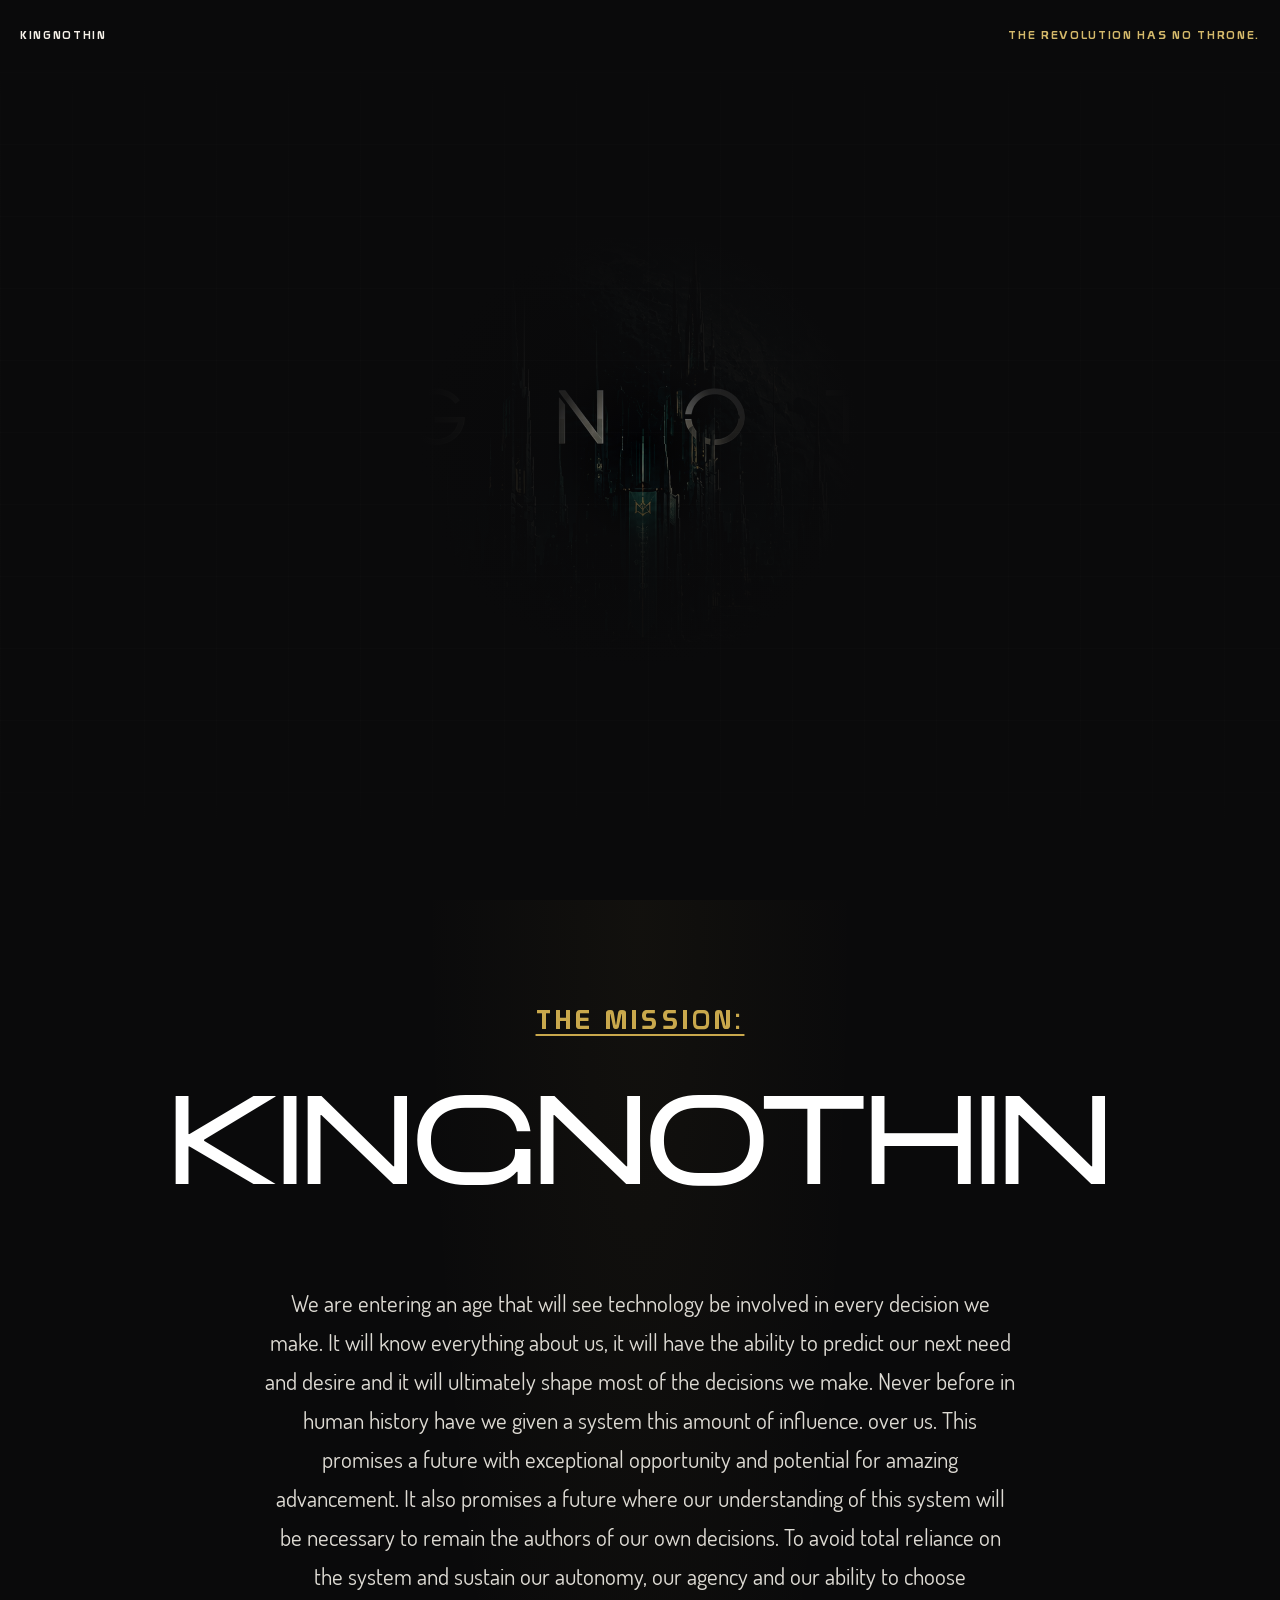
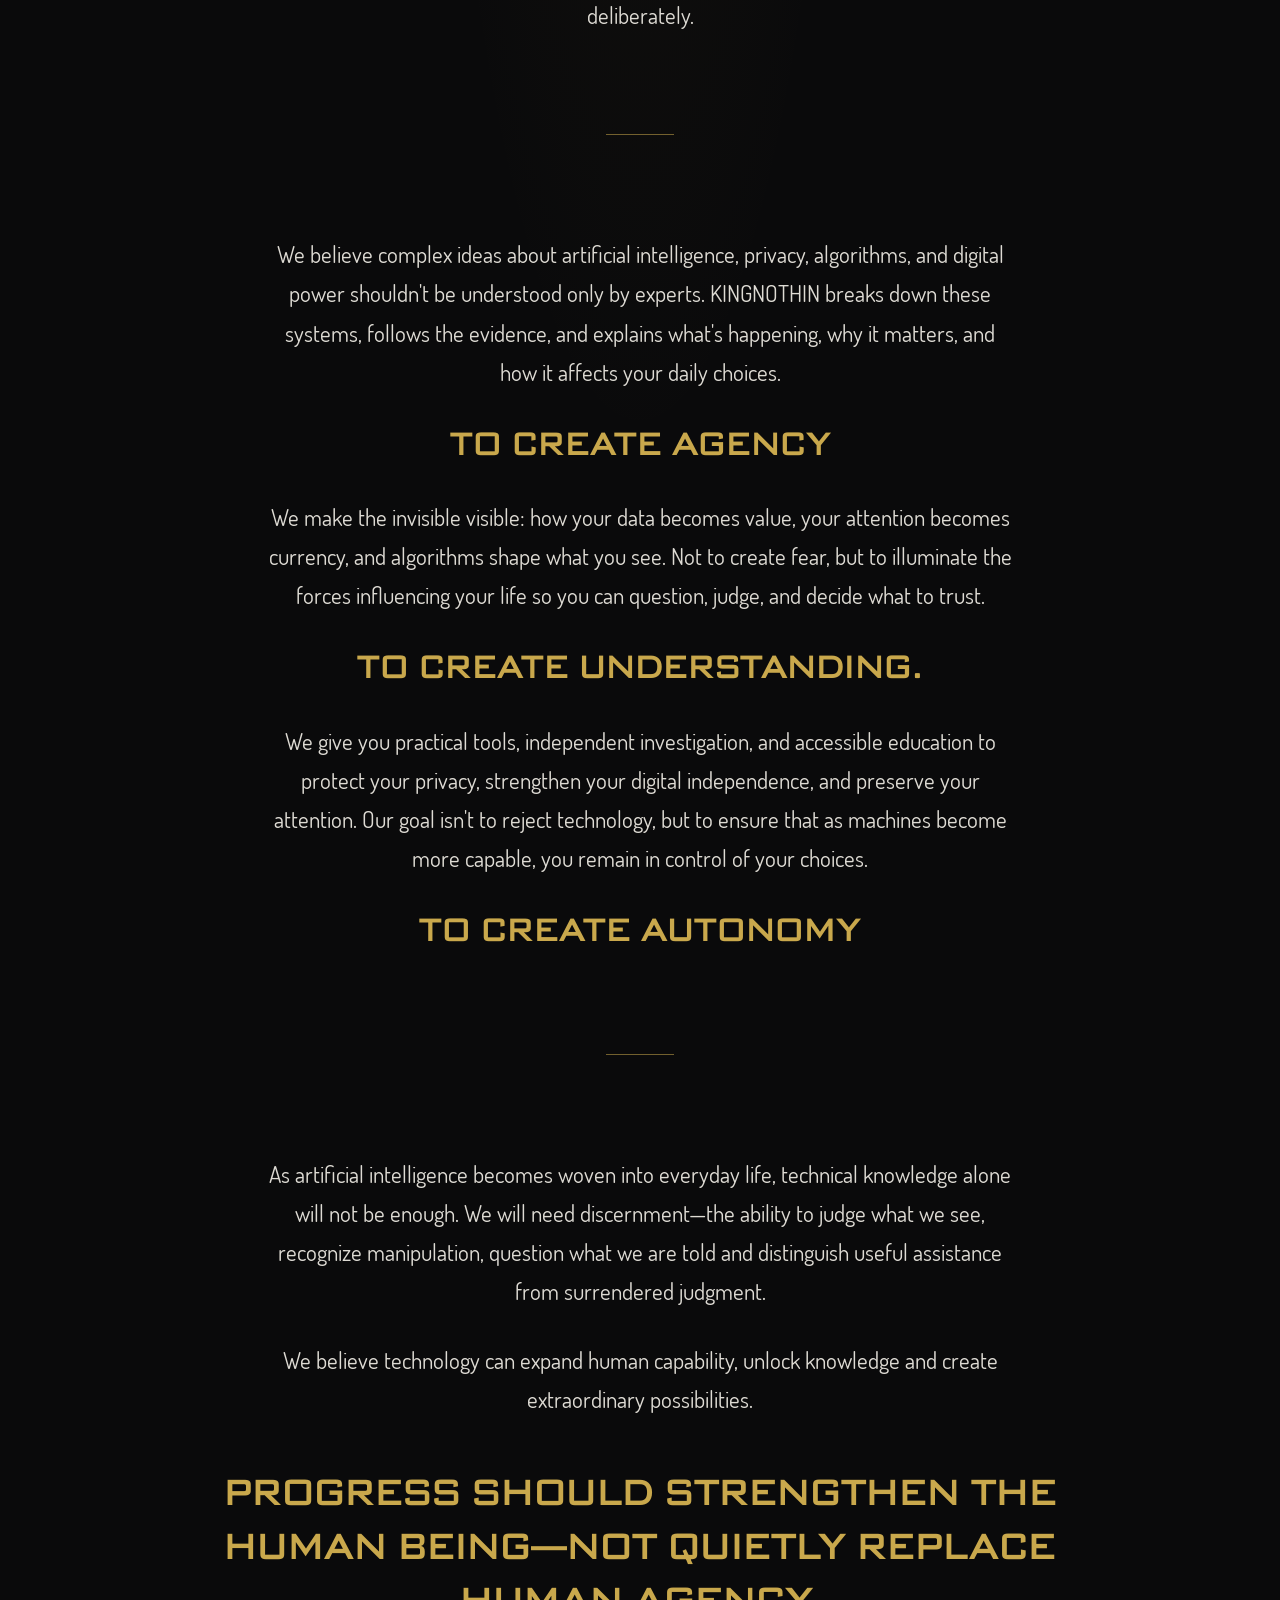
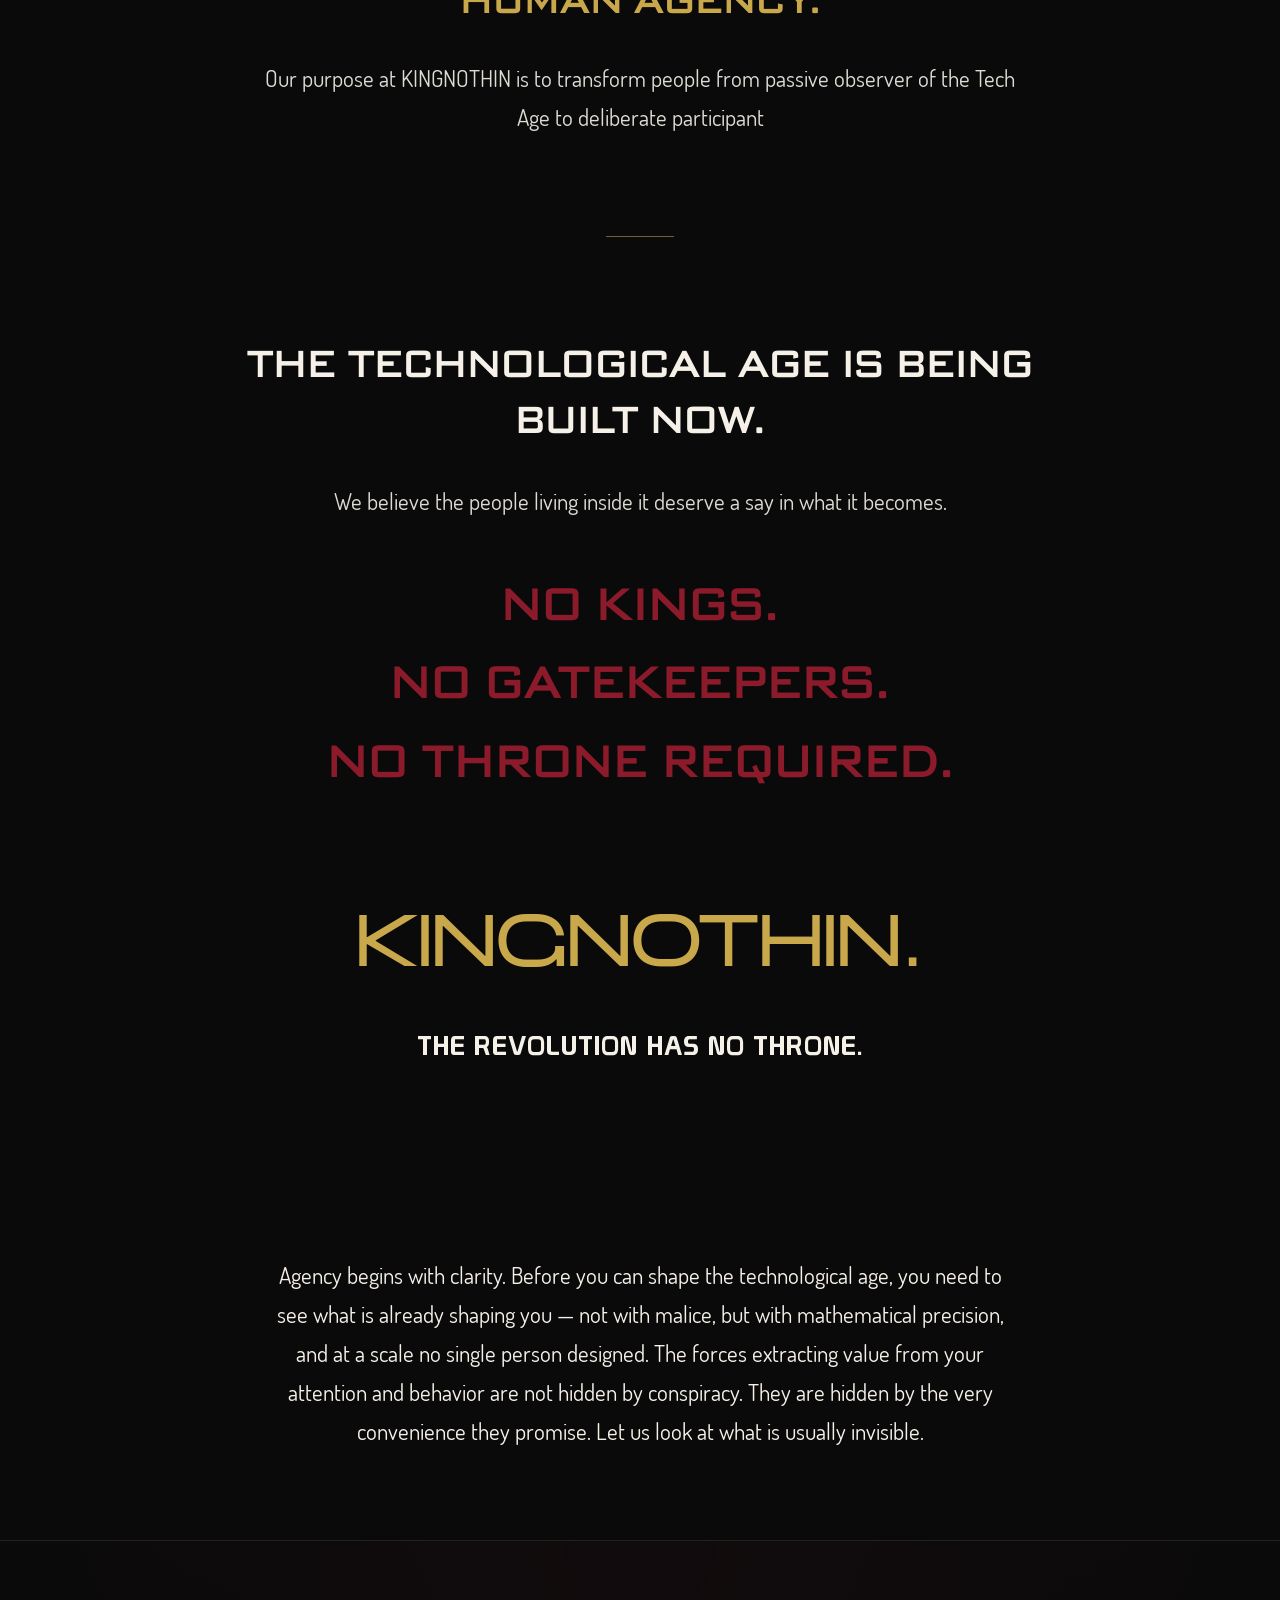
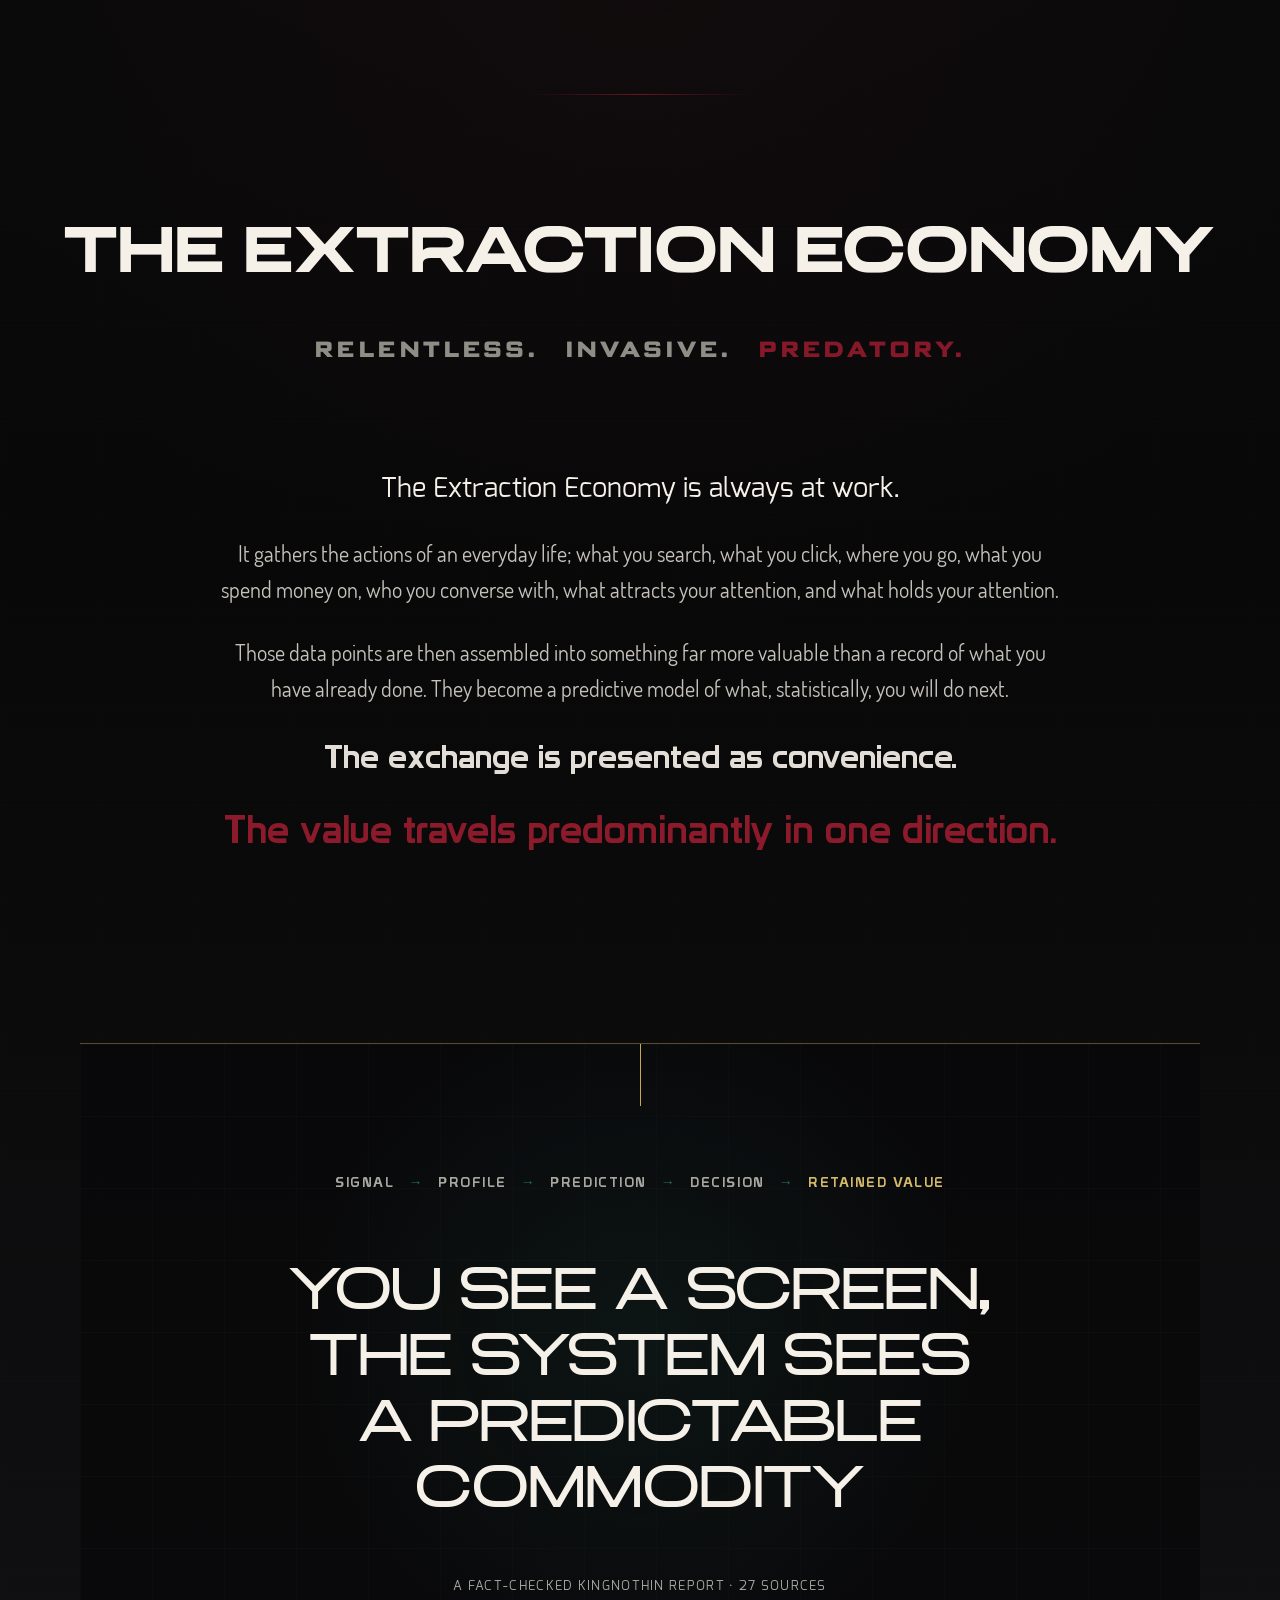
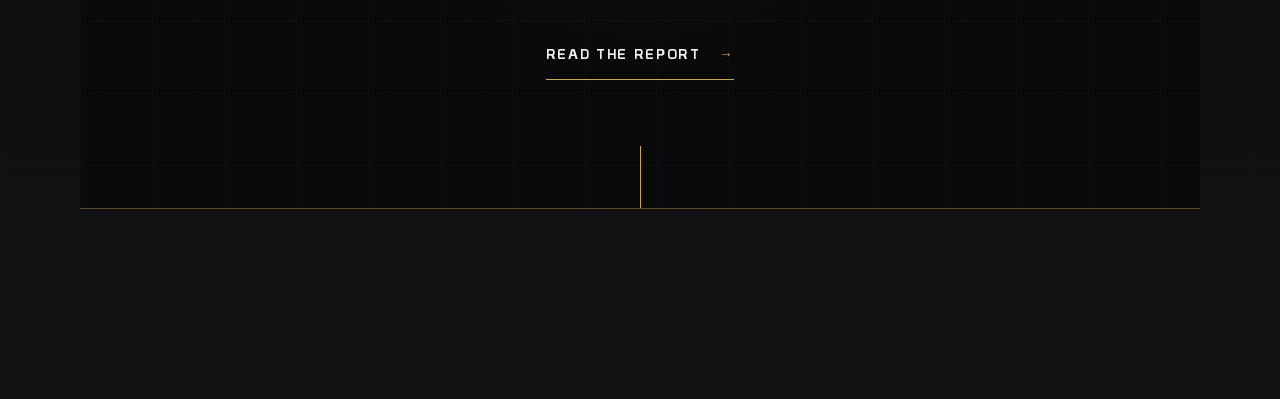
<file: index.html>
<!doctype html>
<html lang="en">
  <head>
    <meta charset="utf-8">
    <meta name="viewport" content="width=device-width, initial-scale=1">
    <meta
      name="description"
      content="KINGNOTHIN helps people remain free in their own minds through privacy, agency, discernment, and wisdom."
    >
    <title>KINGNOTHIN | The Revolution Has No Throne</title>
    <link rel="stylesheet" href="styles.css?v=20260927-1">
    <link rel="stylesheet" href="mission.css?v=20260923-1">
  </head>
  <body>
    <main class="landing" aria-label="KINGNOTHIN landing page">
      <section
        class="hero"
        data-spotlight
        aria-label="KINGNOTHIN illuminated city under an obsidian sky"
      >
        <div class="hero__image" aria-hidden="true"></div>
        <div class="hero__veil" aria-hidden="true"></div>
        <div class="hero__grain" aria-hidden="true"></div>

        <header class="site-header" aria-label="Site identity">
          <a class="site-header__mark" href="/" aria-label="KINGNOTHIN home">KINGNOTHIN</a>
          <p class="site-header__line">THE REVOLUTION HAS NO THRONE.</p>
        </header>
      </section>

      <section id="mission" aria-labelledby="mission-title"><div class="mission-inner"><section><p class="mission-title" id="mission-title">THE MISSION:</p><h1 class='opening'><span class="opening-name">KINGNOTHIN</span></h1><p class='body'>We are entering an age that will see technology be involved in every decision we make. It will know everything about us, it will have the  ability to predict our next need and desire and it will ultimately shape most of the decisions we make. Never before in human history have we given a system this amount of influence. over us. This promises a future with exceptional opportunity and potential for amazing advancement. It also promises a future where our understanding of this system will be necessary to  remain the authors of our own decisions. To avoid total reliance on the system and sustain our autonomy, our agency and our ability to choose deliberately.</p></section><section><p class='body'>We believe complex ideas about artificial intelligence, privacy, algorithms, and digital power shouldn&#39;t be understood only by experts. KINGNOTHIN breaks down these systems, follows the evidence, and explains what&#39;s happening, why it matters, and how it affects your daily choices.</p><p class='purpose gold'>TO CREATE AGENCY</p><p class='body'>We make the invisible visible: how your data becomes value, your attention becomes currency, and algorithms shape what you see. Not to create fear, but to illuminate the forces influencing your life so you can question, judge, and decide what to trust.</p><p class='purpose gold'>TO CREATE UNDERSTANDING.</p><p class='body'>We give you practical tools, independent investigation, and accessible education to protect your privacy, strengthen your digital independence, and preserve your attention. Our goal isn&#39;t to reject technology, but to ensure that as machines become more capable, you remain in control of your choices.</p><p class='purpose gold'>TO CREATE AUTONOMY</p></section><section><p class='body'>As artificial intelligence becomes woven into everyday life, technical knowledge alone will not be enough. We will need discernment—the ability to judge what we see, recognize manipulation, question what we are told and distinguish useful assistance from surrendered judgment.</p><p class='body'>We believe technology can expand human capability, unlock knowledge and create extraordinary possibilities.</p><p class='statement'>Progress should strengthen the human being—not quietly replace human agency.</p><p class='body'>Our purpose at KINGNOTHIN is to transform people from passive observer of the Tech Age to deliberate participant</p></section><section><p class='lead'>The technological age is being built now.</p><p class='body'>We believe the people living inside it deserve a say in what it becomes.</p><p class='closing'>No kings.<br>No gatekeepers.<br>No throne required.</p><p class='wordmark'>KINGNOTHIN.</p><p class='tagline'>THE REVOLUTION HAS NO THRONE.</p></section></div></section>

      <div class="mission-bridge" id="mission-bridge">
        <p>Agency begins with clarity. Before you can shape the technological age, you need to see what is already shaping you — not with malice, but with mathematical precision, and at a scale no single person designed. The forces extracting value from your attention and behavior are not hidden by conspiracy. They are hidden by the very convenience they promise. Let us look at what is usually invisible.</p>
      </div>

      <section class="extraction-section" id="extraction-economy" aria-labelledby="extraction-title" data-extraction-section>
        <div class="extraction-section__inner">
          <div class="extraction-transition" aria-hidden="true"></div>

          <header class="extraction-intro">
            <h2 class="extraction-title extraction-reveal" id="extraction-title">
              THE EXTRACTION ECONOMY
            </h2>
            <p class="extraction-triad extraction-reveal" aria-label="Relentless. Invasive. Predatory.">
              <span>RELENTLESS.</span>
              <span>INVASIVE.</span>
              <span>PREDATORY.</span>
            </p>

            <div class="extraction-opening extraction-reveal">
              <p>The Extraction Economy is always at work.</p>
              <p>
                It gathers the actions of an everyday life; what you search, what you click,
                where you go, what you spend money on, who you converse with, what attracts
                your attention, and what holds your attention.
              </p>
              <p>
                Those data points are then assembled into something far more valuable than a
                record of what you have already done. They become a predictive model of what,
                statistically, you will do next.
              </p>
              <p class="extraction-opening__exchange">The exchange is presented as convenience.</p>
              <p class="extraction-opening__value">The value travels predominantly in one direction.</p>
            </div>
          </header>

          <section class="extraction-report-portal extraction-reveal" aria-labelledby="extraction-report-title">
            <p class="extraction-report-portal__chain" aria-label="Signal becomes profile, prediction, decision, and retained value">
              <span>SIGNAL</span><i aria-hidden="true">→</i><span>PROFILE</span><i aria-hidden="true">→</i><span>PREDICTION</span><i aria-hidden="true">→</i><span>DECISION</span><i aria-hidden="true">→</i><span>RETAINED VALUE</span>
            </p>
            <h3 id="extraction-report-title">You see a screen, the System sees a predictable commodity</h3>
            <p class="extraction-report-portal__meta">A FACT-CHECKED KINGNOTHIN REPORT · 27 SOURCES</p>
            <a class="extraction-report-portal__link" href="reports/extraction-economy/">
              <span>READ THE REPORT</span>
              <i aria-hidden="true">→</i>
            </a>
          </section>

        </div>
      </section>

    </main>

    <script src="script.js?v=20260927-1"></script>
  </body>
</html>
</file>
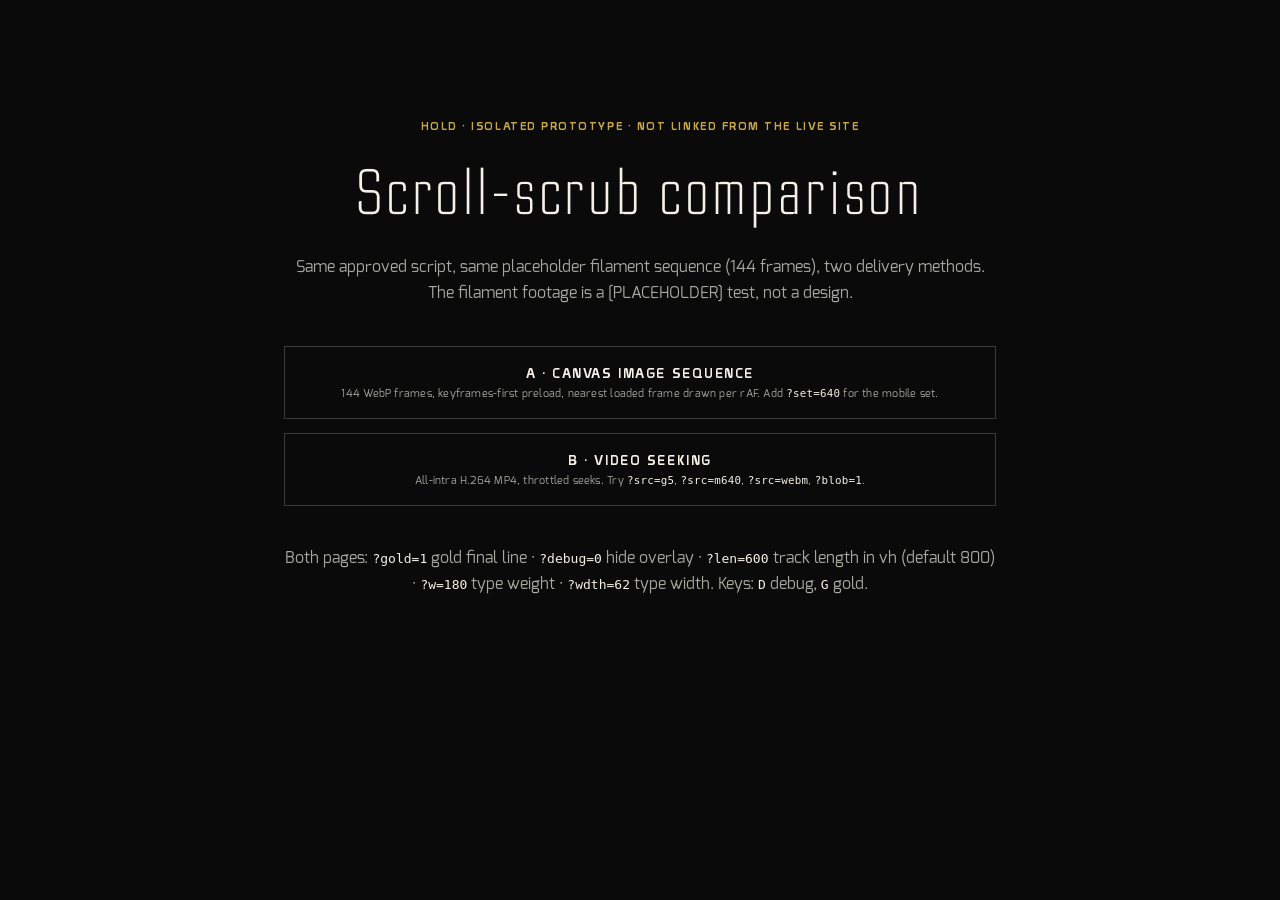
<file: prototypes/scroll-scrub-compare/index.html>
<!doctype html>
<html lang="en">
<head>
<meta charset="utf-8">
<meta name="viewport" content="width=device-width, initial-scale=1">
<meta name="robots" content="noindex, nofollow">
<title>Scroll-scrub comparison · KINGNOTHIN prototype (isolated)</title>
<link rel="icon" href="data:,">
<link rel="stylesheet" href="proto.css">
<style>
  .idx { max-width: 760px; margin: 0 auto; padding: 12vh 24px; text-align: center; }
  .idx h1 { font-family: "Science Gothic", sans-serif; font-weight: var(--kn-wght); font-variation-settings: "wdth" var(--kn-wdth);
    font-size: clamp(34px, 6vw, 64px); letter-spacing: .06em; margin: 0 0 12px; }
  .idx p { color: var(--silver); line-height: 1.6; }
  .idx .tag { font: 11px "Prototype", monospace; letter-spacing: .14em; text-transform: uppercase; color: var(--gold); }
  .idx ul { list-style: none; padding: 0; margin: 40px 0; display: grid; gap: 14px; }
  .idx a { display: block; padding: 18px; border: 1px solid #3a3a36; color: var(--ivory); text-decoration: none;
    font: 13px "Prototype", monospace; letter-spacing: .12em; text-transform: uppercase;
    transition: border-color 300ms var(--ease); }
  .idx a:hover, .idx a:focus-visible { border-color: var(--gold); }
  .idx small { display: block; margin-top: 6px; color: var(--silver); text-transform: none; letter-spacing: .02em; font-family: "Exo", sans-serif; }
  .idx code { color: var(--ivory); }
</style>
</head>
<body>
<main class="idx">
  <p class="tag">HOLD · isolated prototype · not linked from the live site</p>
  <h1>Scroll-scrub comparison</h1>
  <p>Same approved script, same placeholder filament sequence (144 frames), two delivery methods. The filament footage is a [PLACEHOLDER] test, not a design.</p>
  <ul>
    <li><a href="canvas.html">A · Canvas image sequence<small>144 WebP frames, keyframes-first preload, nearest loaded frame drawn per rAF. Add <code>?set=640</code> for the mobile set.</small></a></li>
    <li><a href="video.html">B · Video seeking<small>All-intra H.264 MP4, throttled seeks. Try <code>?src=g5</code>, <code>?src=m640</code>, <code>?src=webm</code>, <code>?blob=1</code>.</small></a></li>
  </ul>
  <p>Both pages: <code>?gold=1</code> gold final line · <code>?debug=0</code> hide overlay · <code>?len=600</code> track length in vh (default 800) · <code>?w=180</code> type weight · <code>?wdth=62</code> type width. Keys: <code>D</code> debug, <code>G</code> gold.</p>
</main>
</body>
</html>
</file>
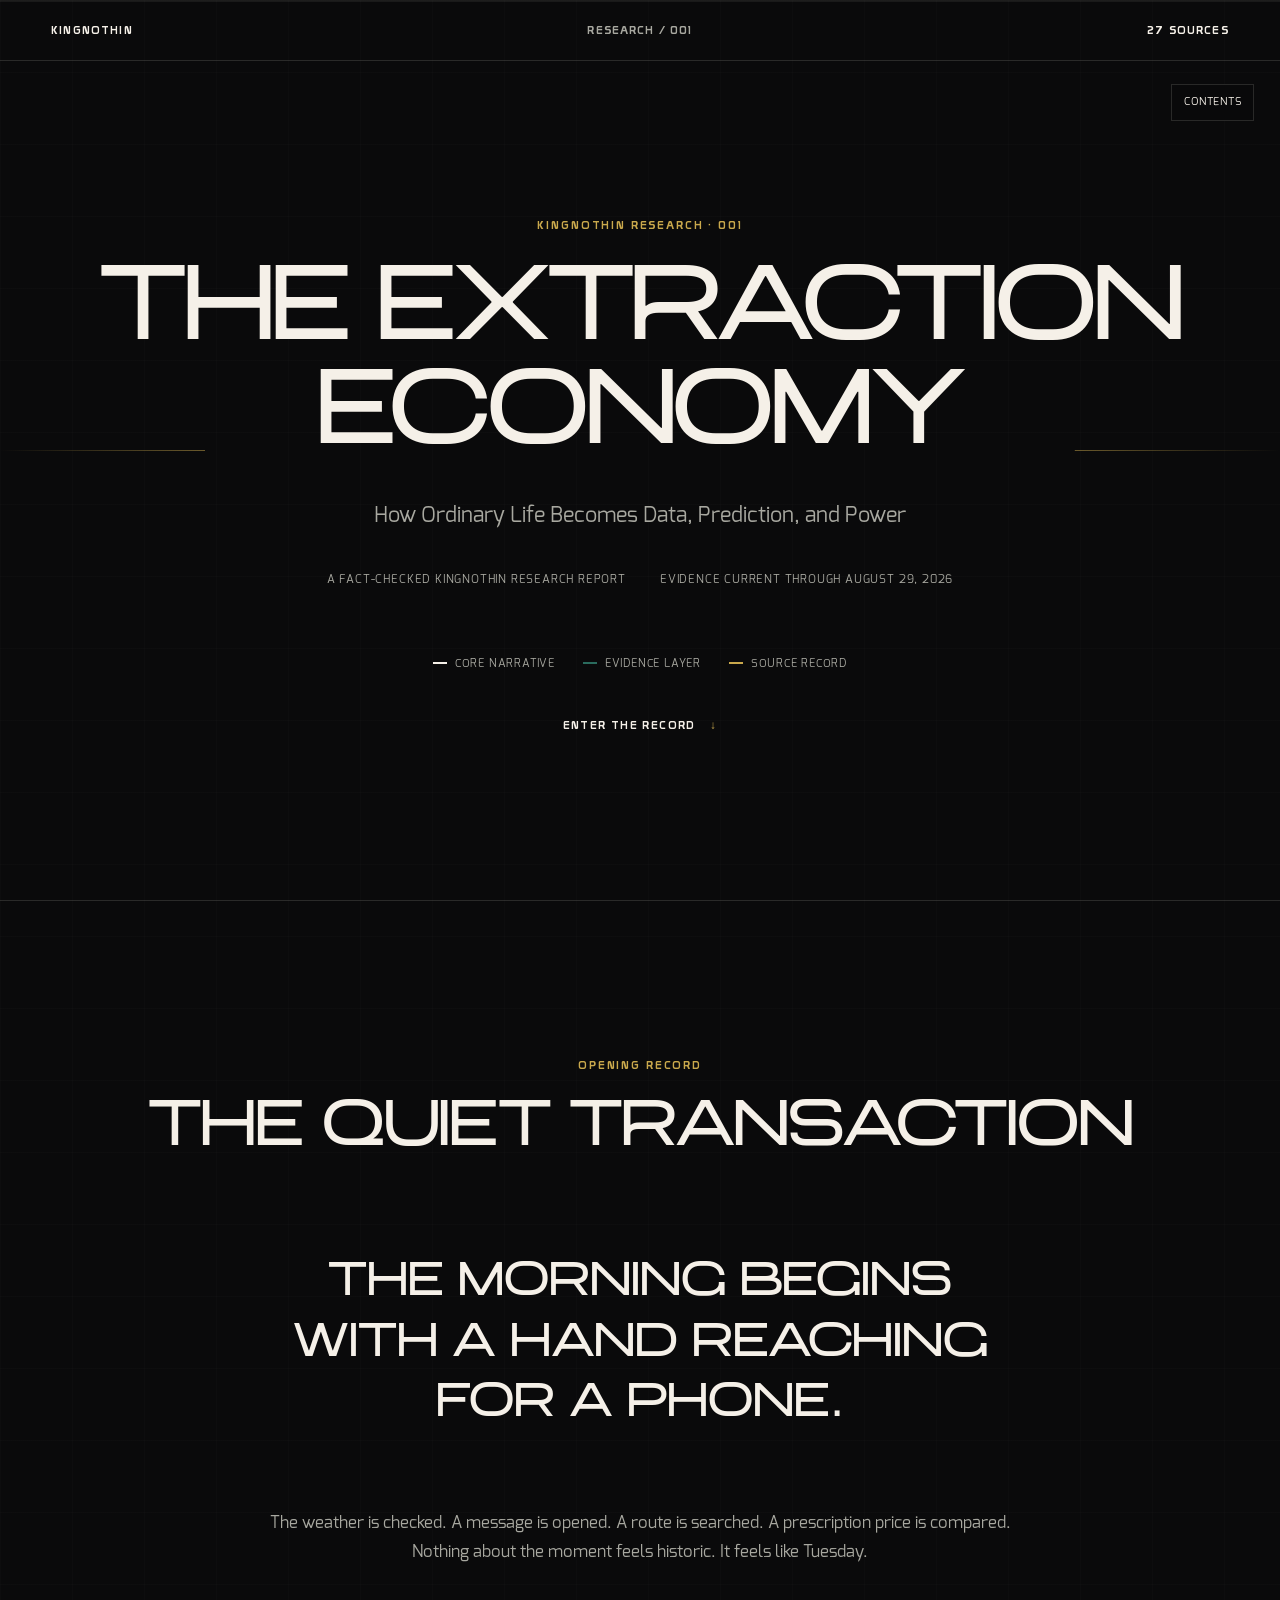
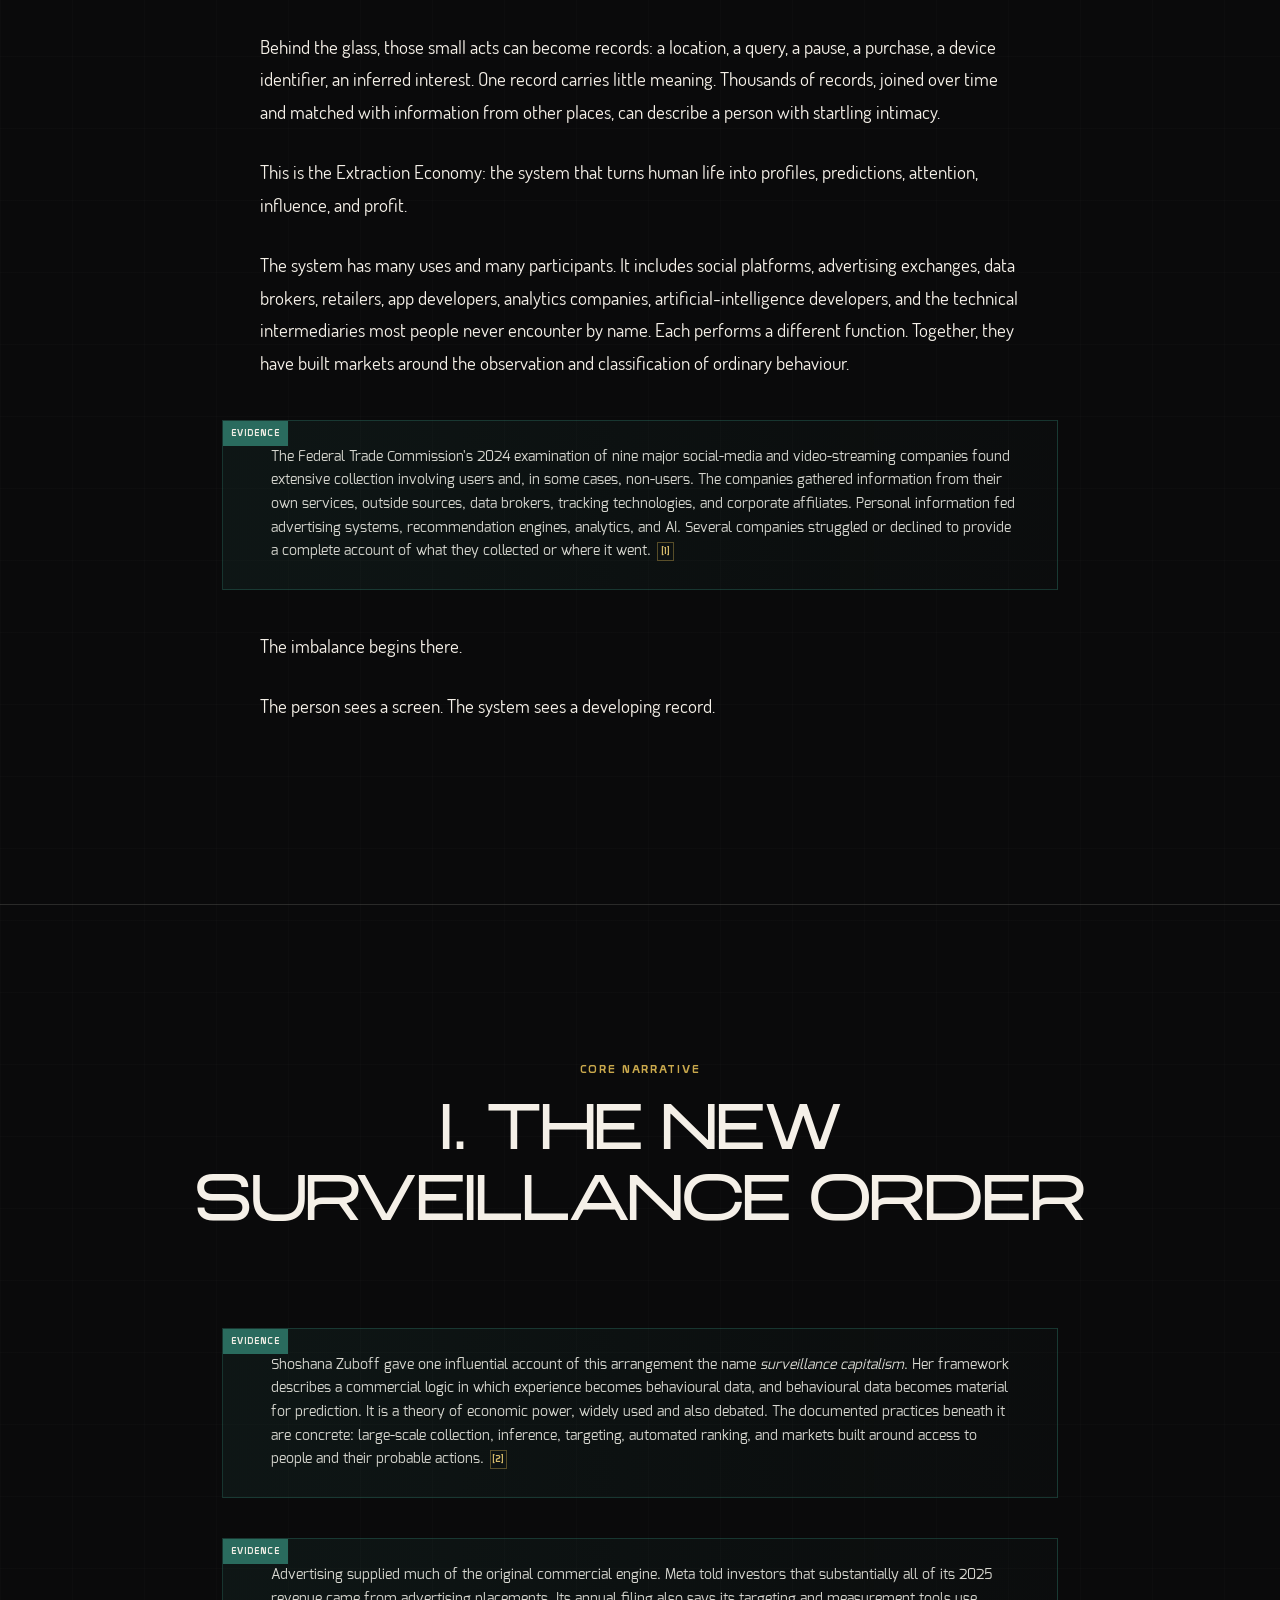
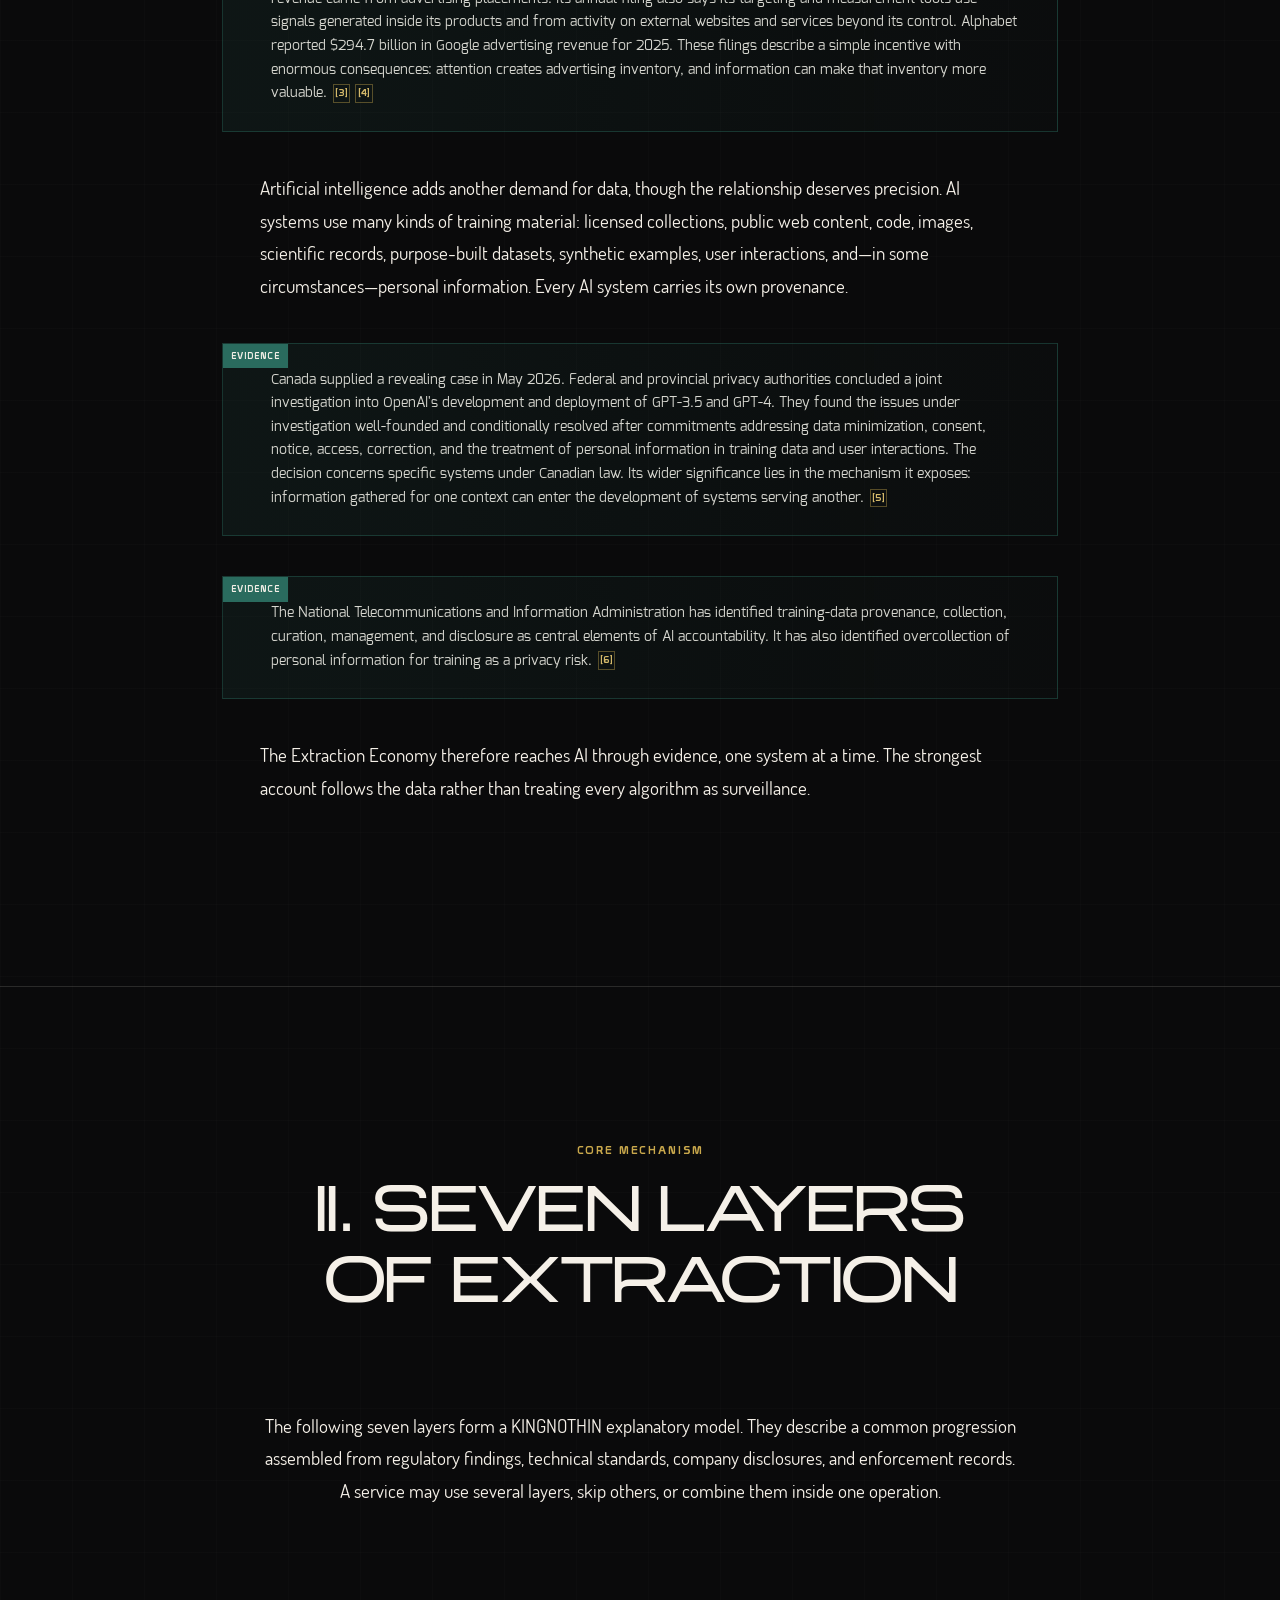
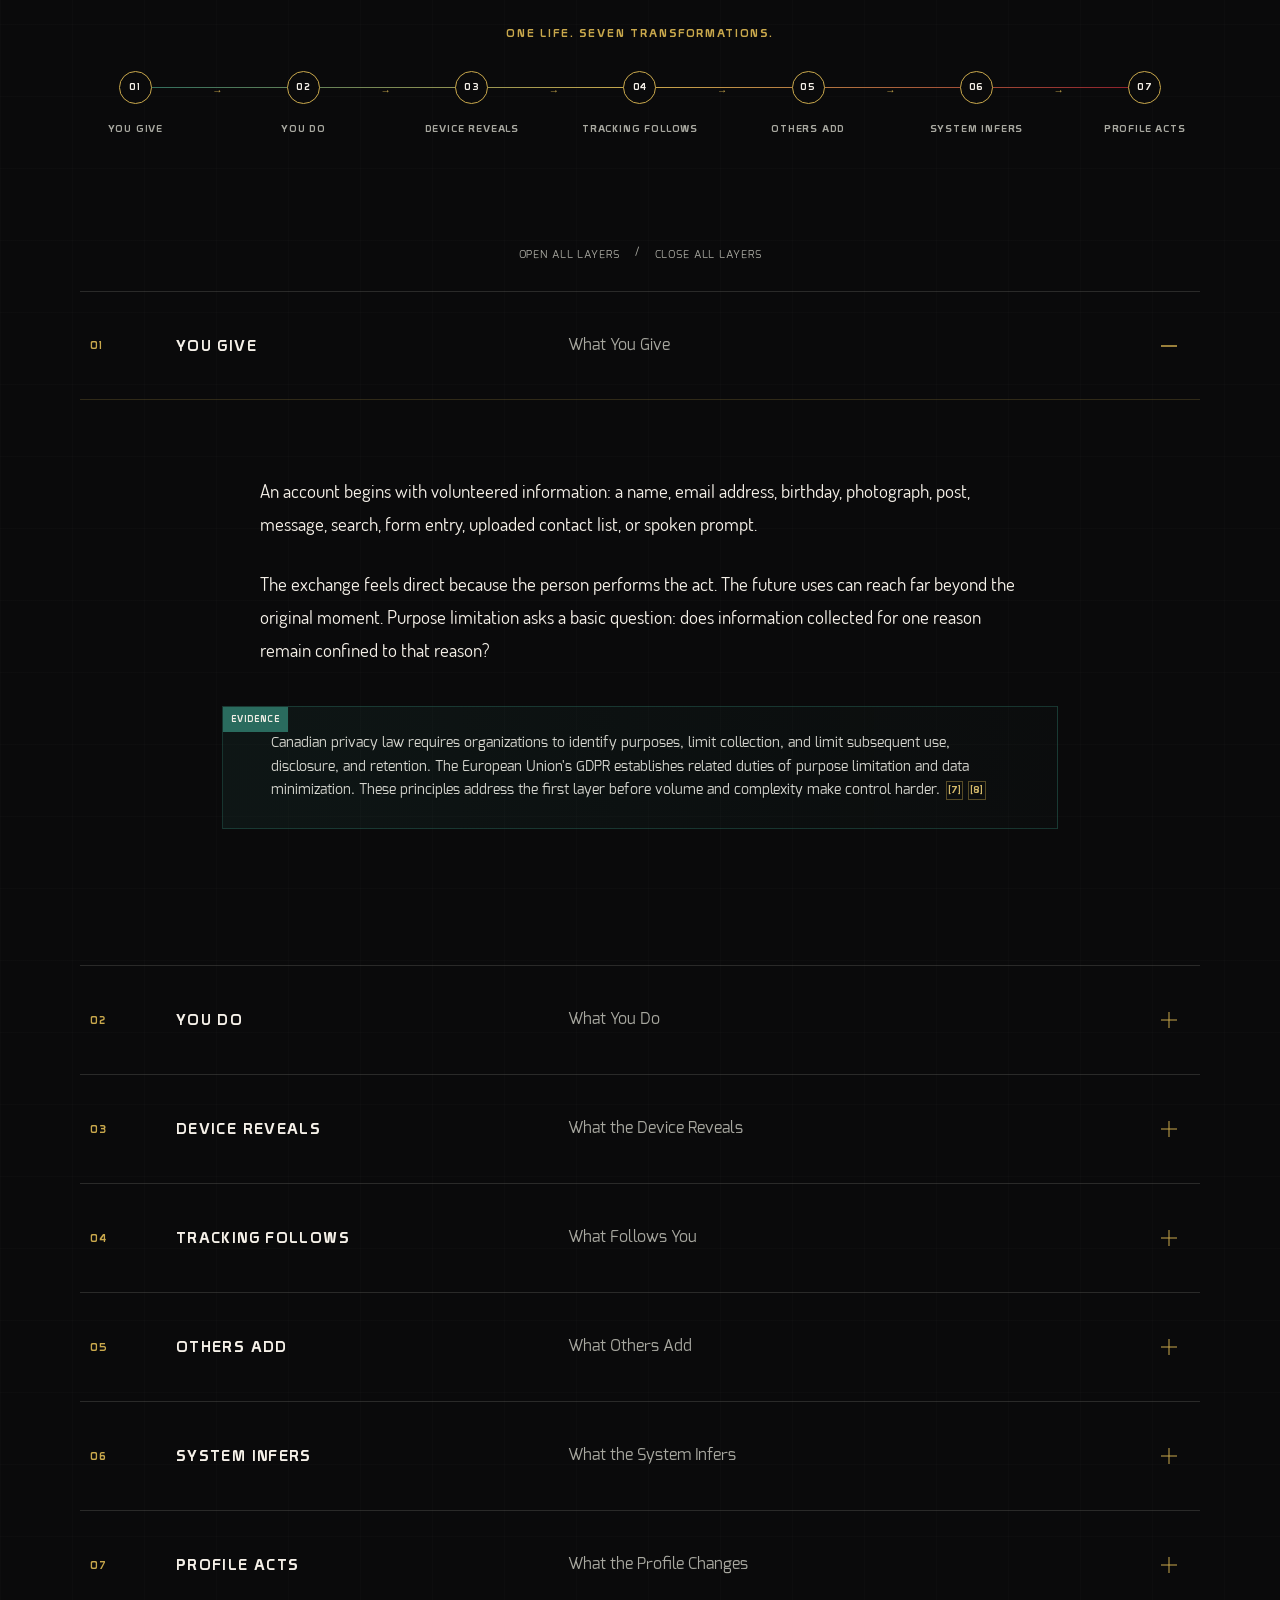
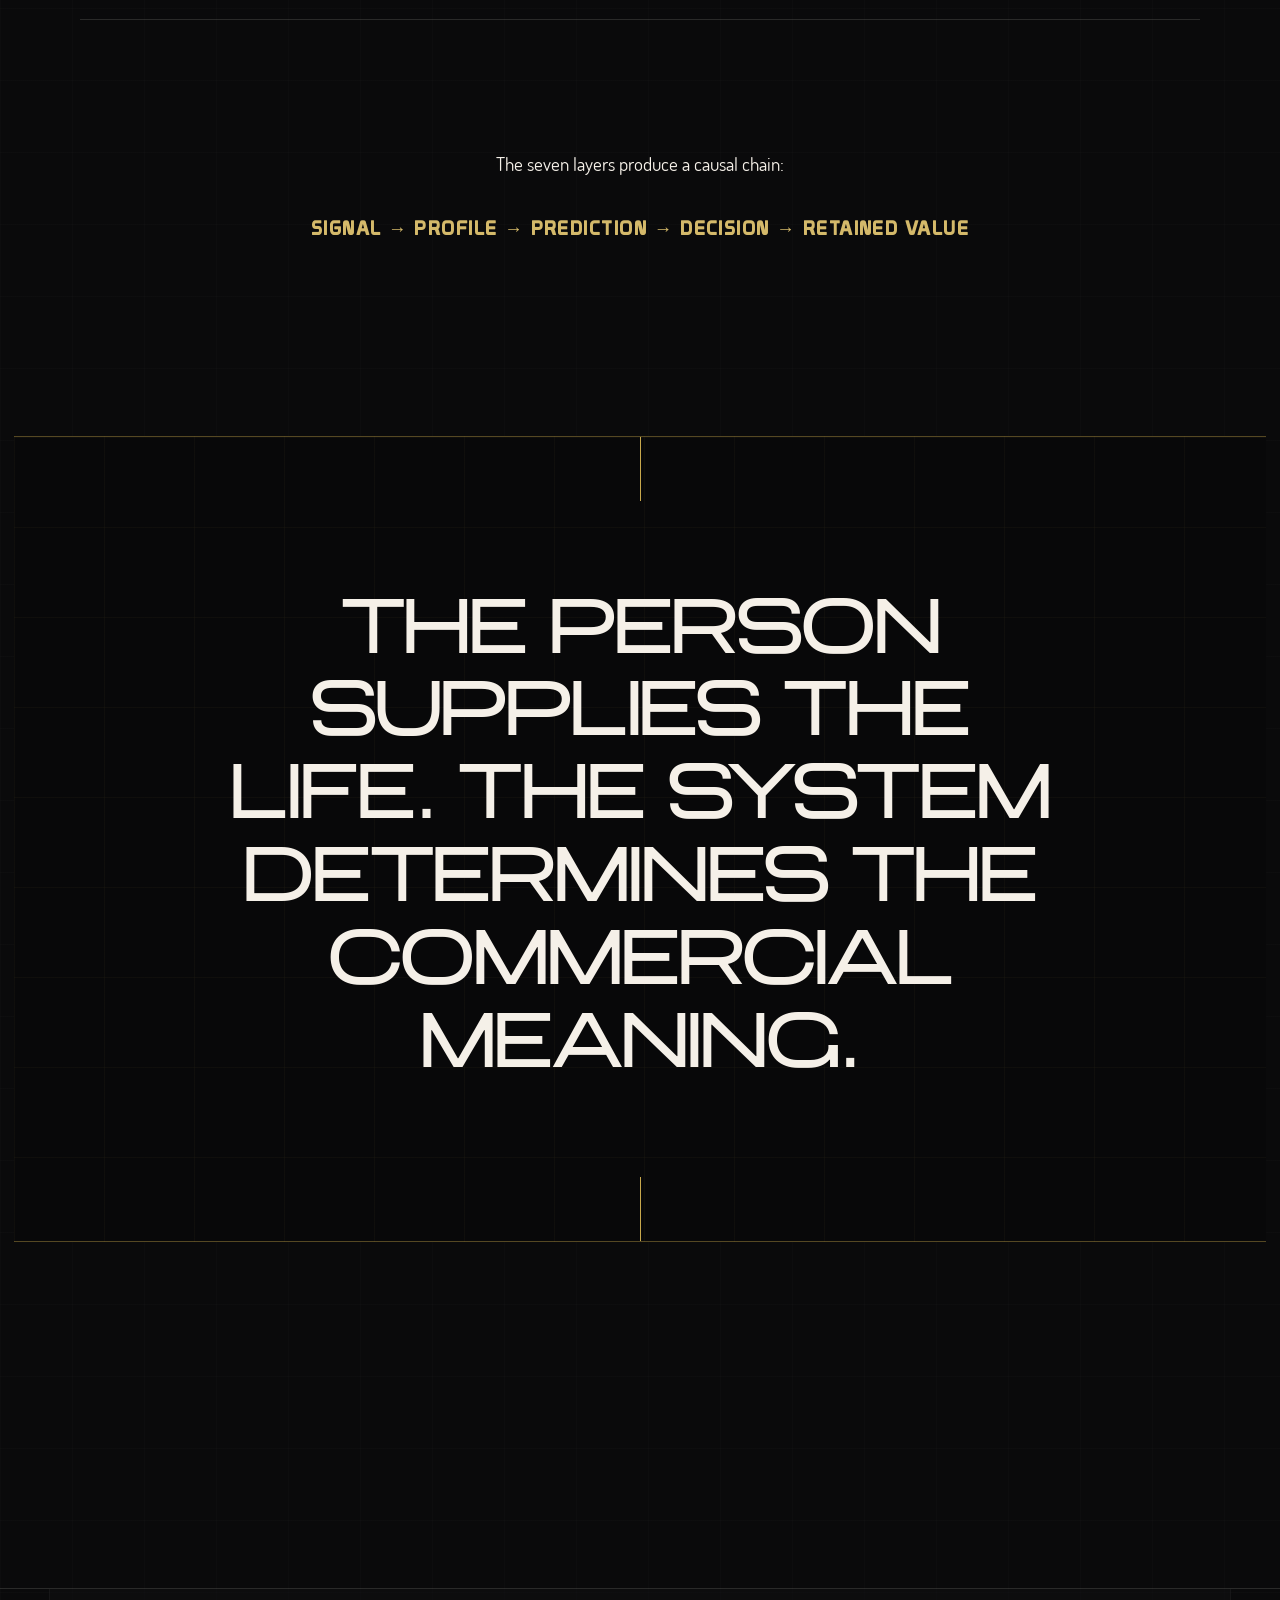
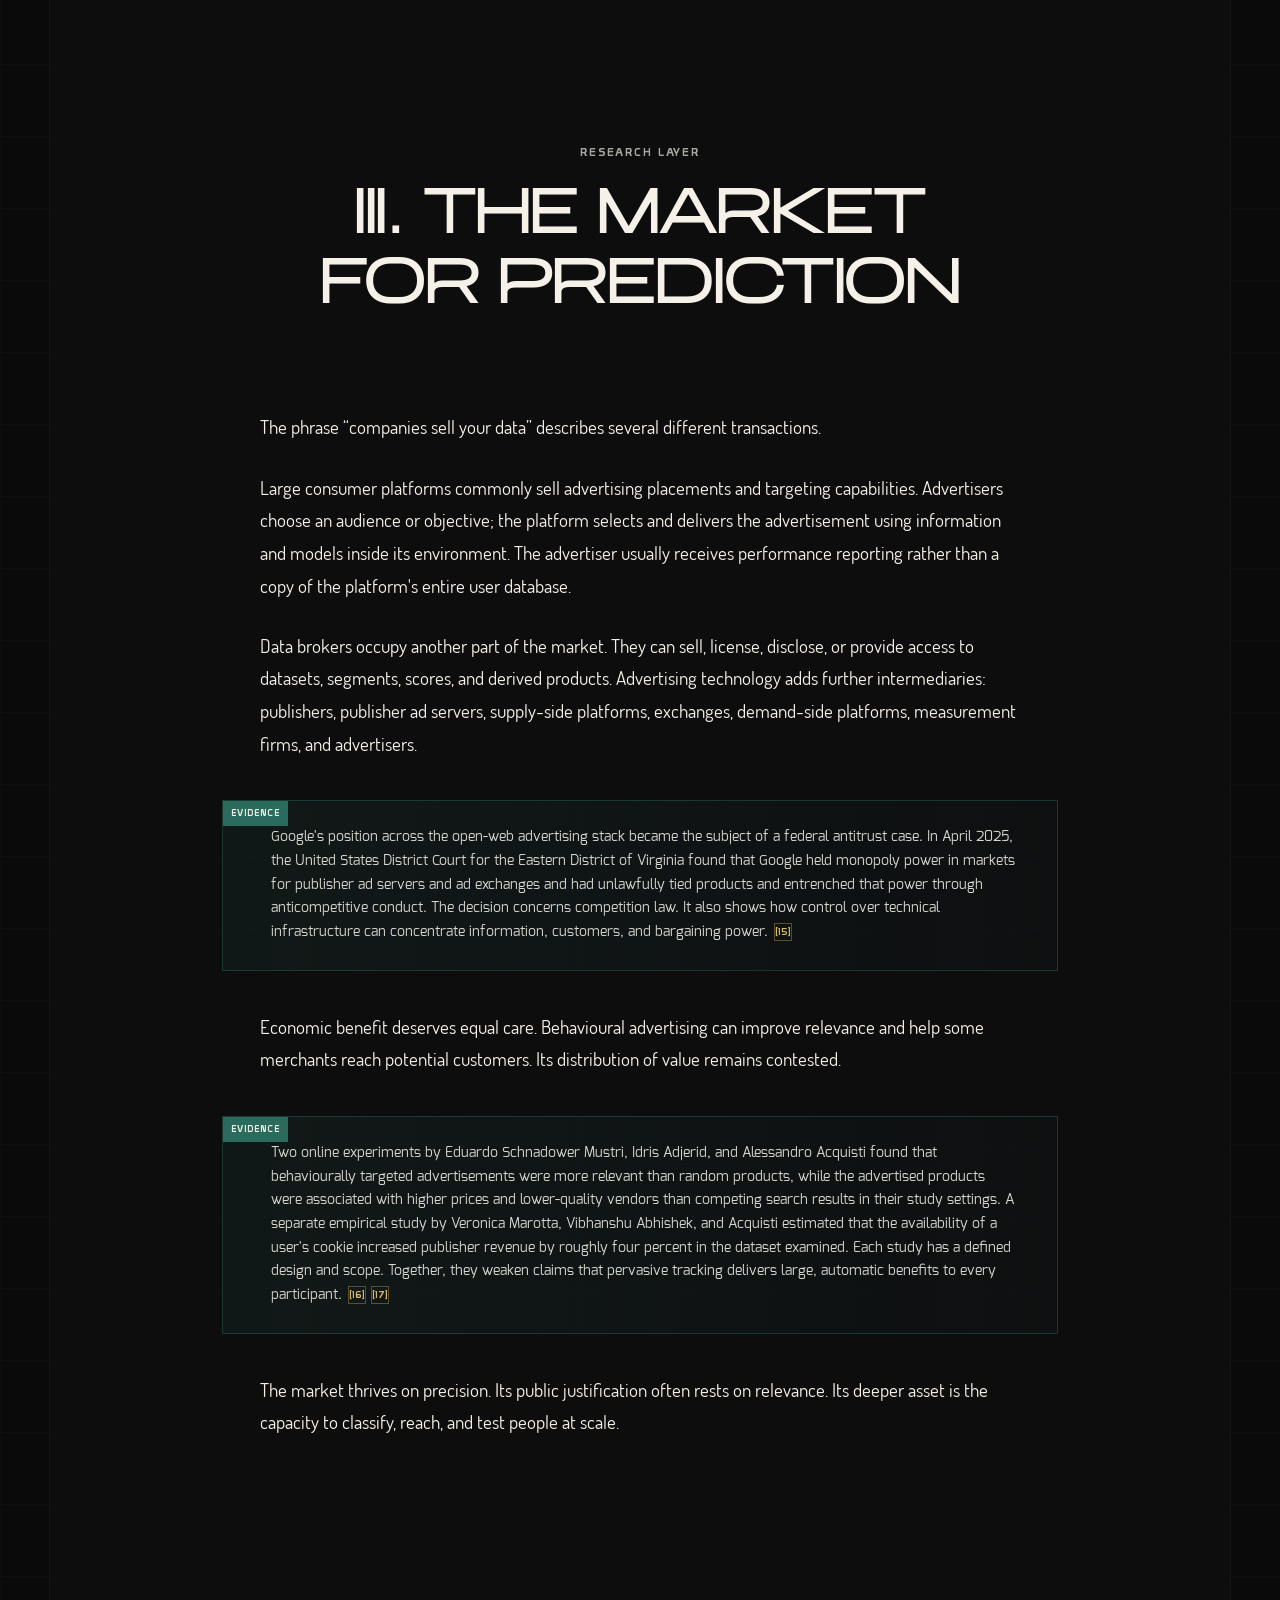
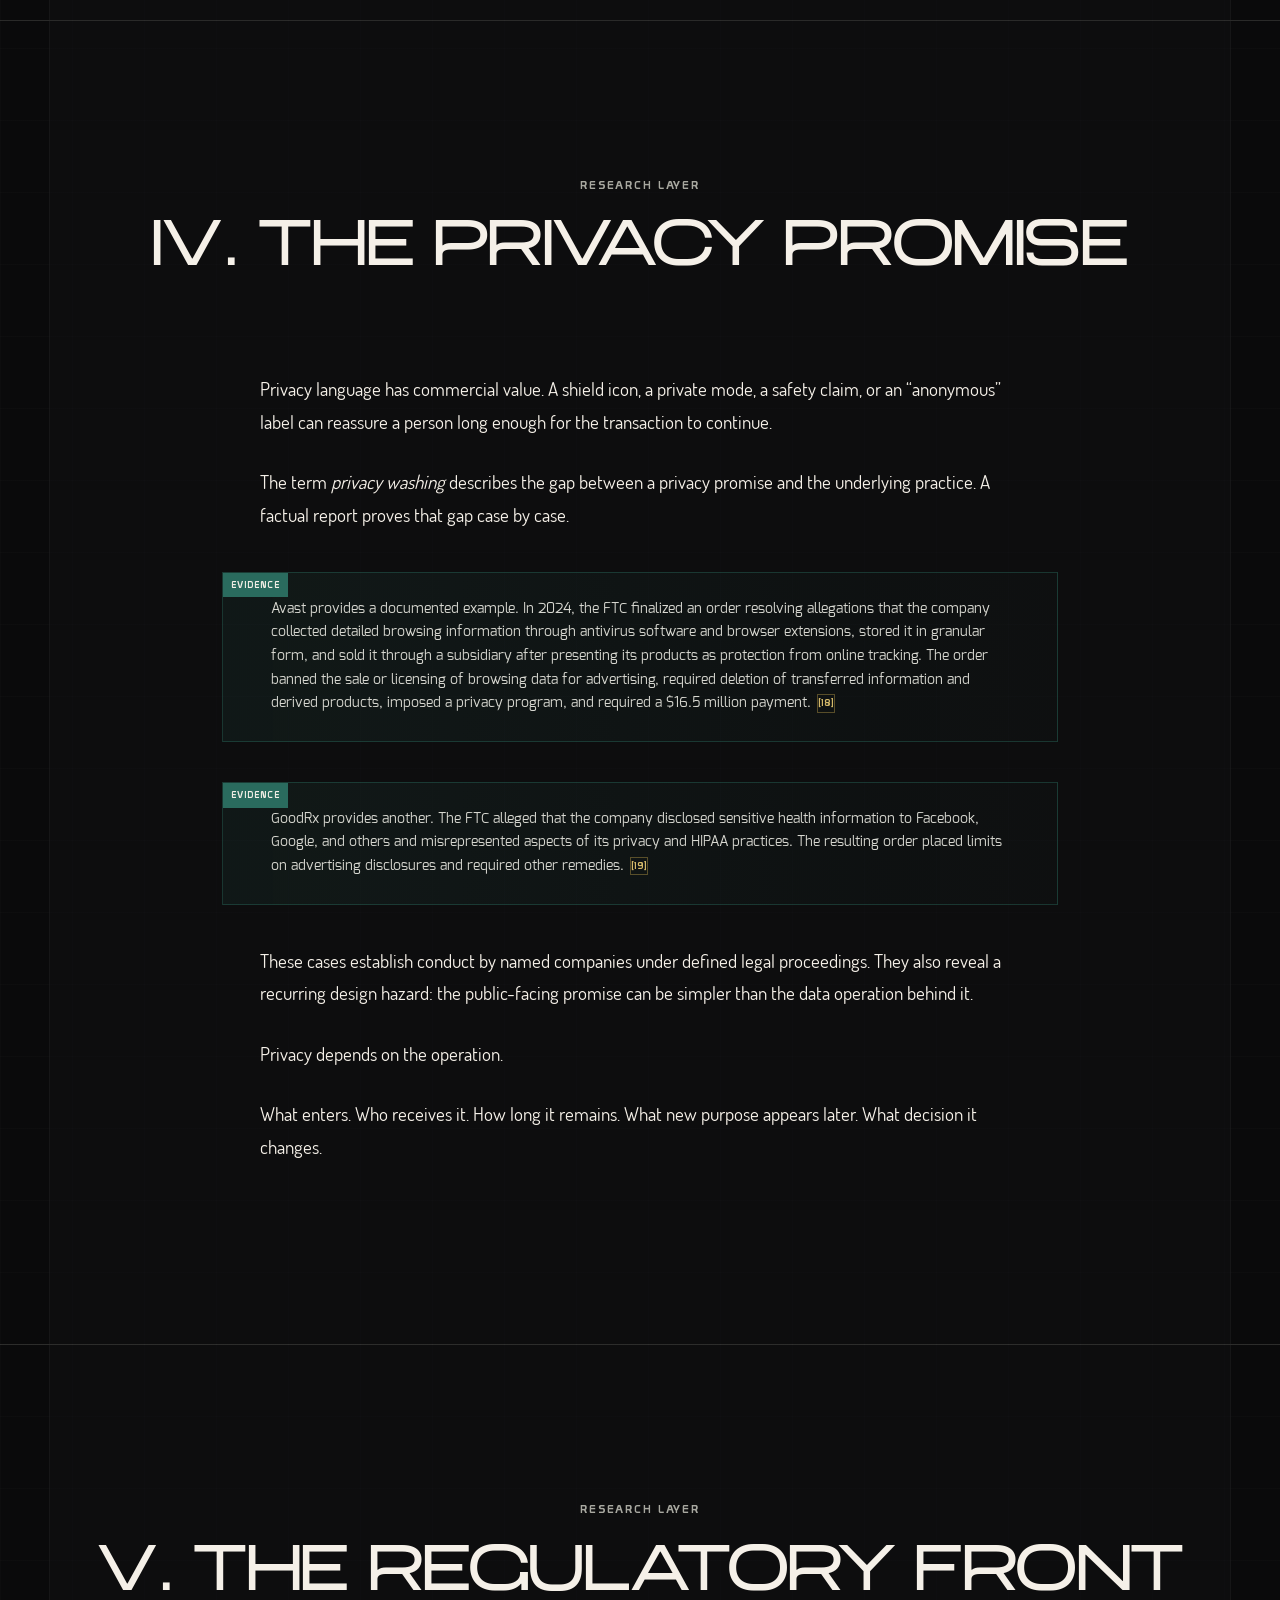
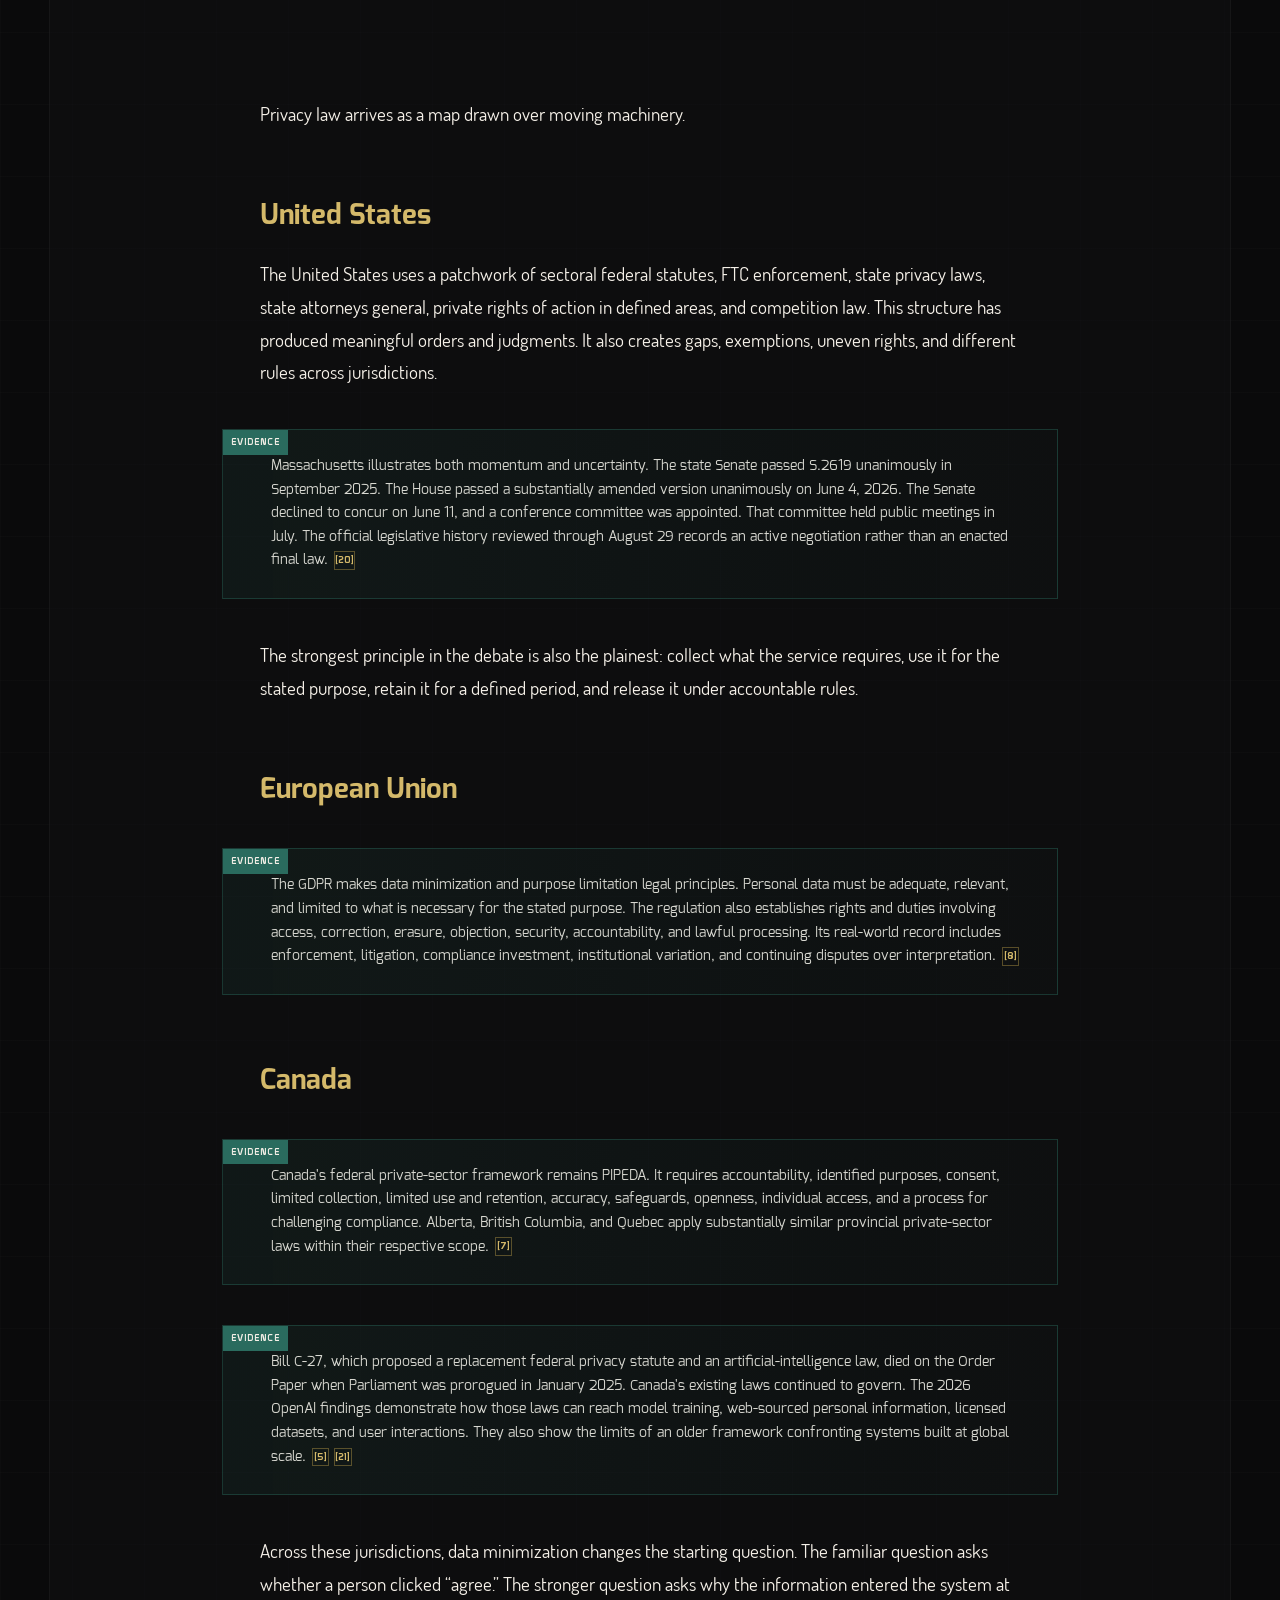
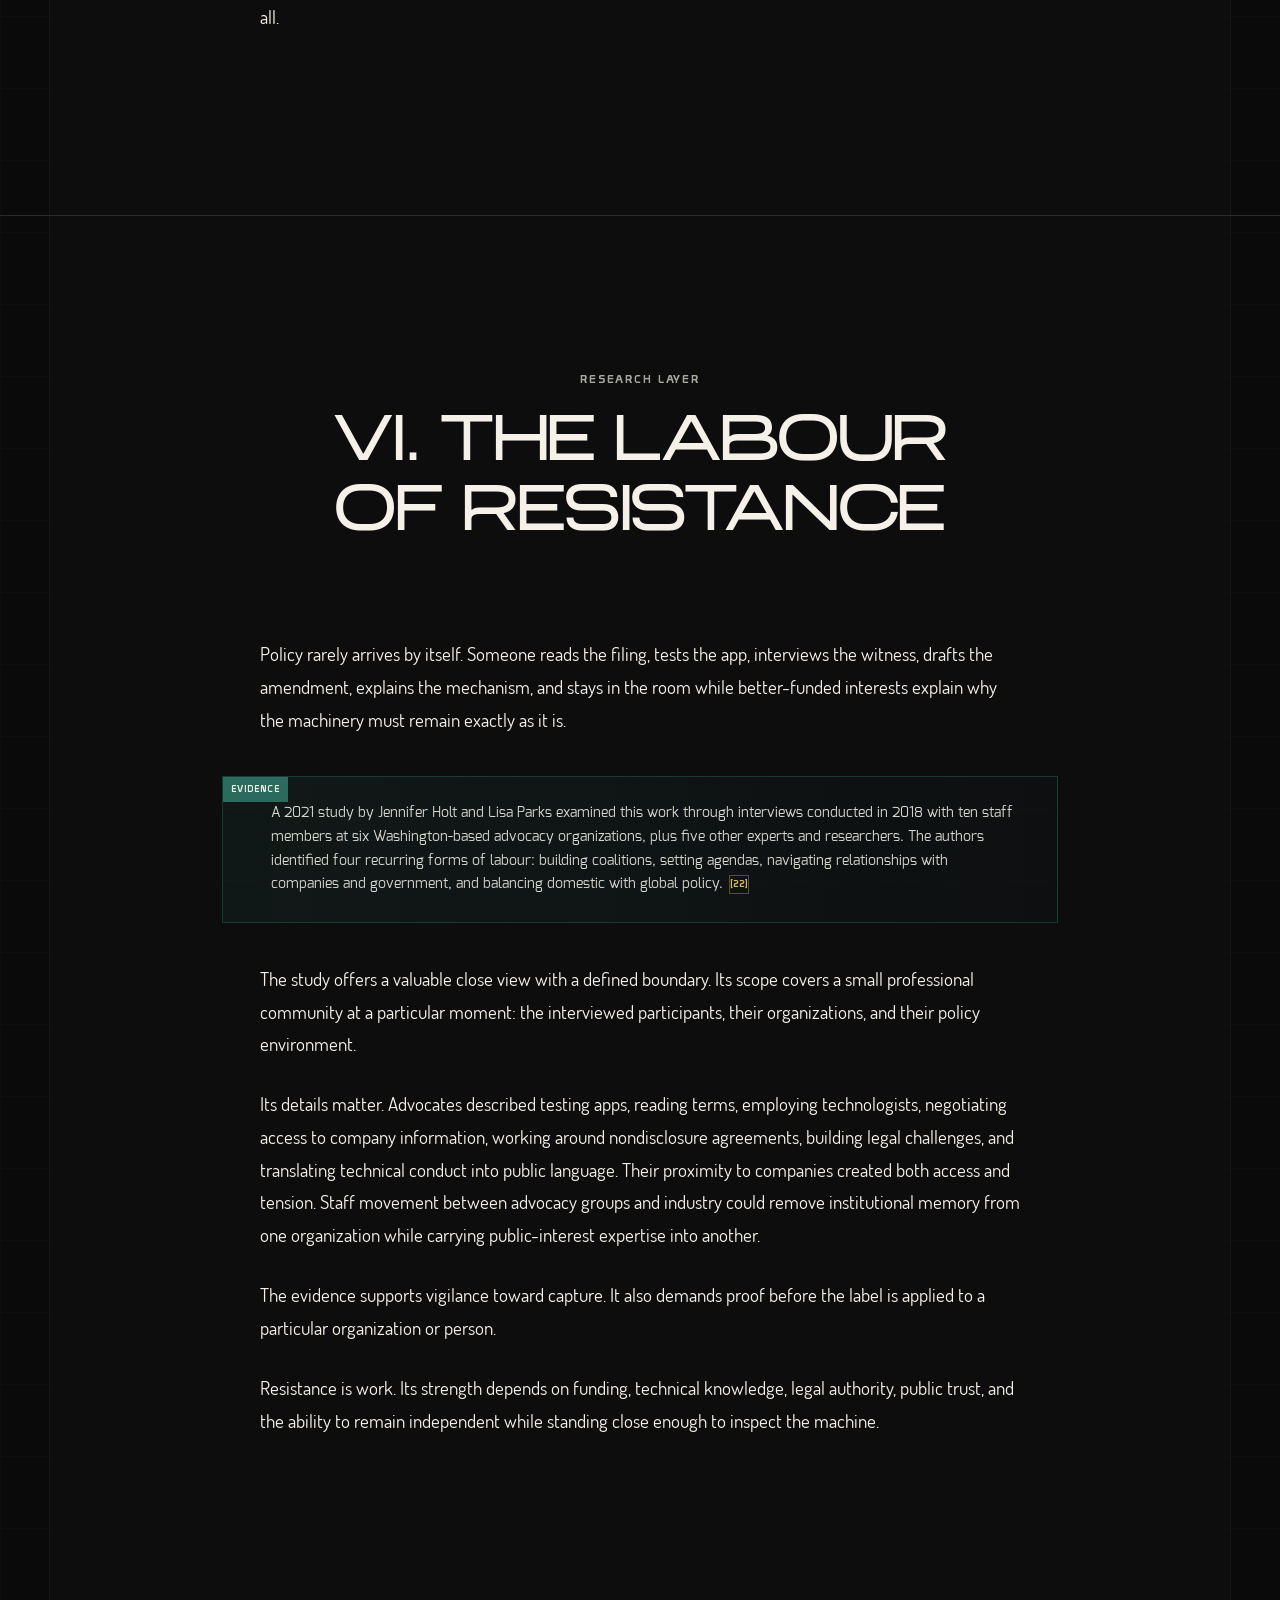
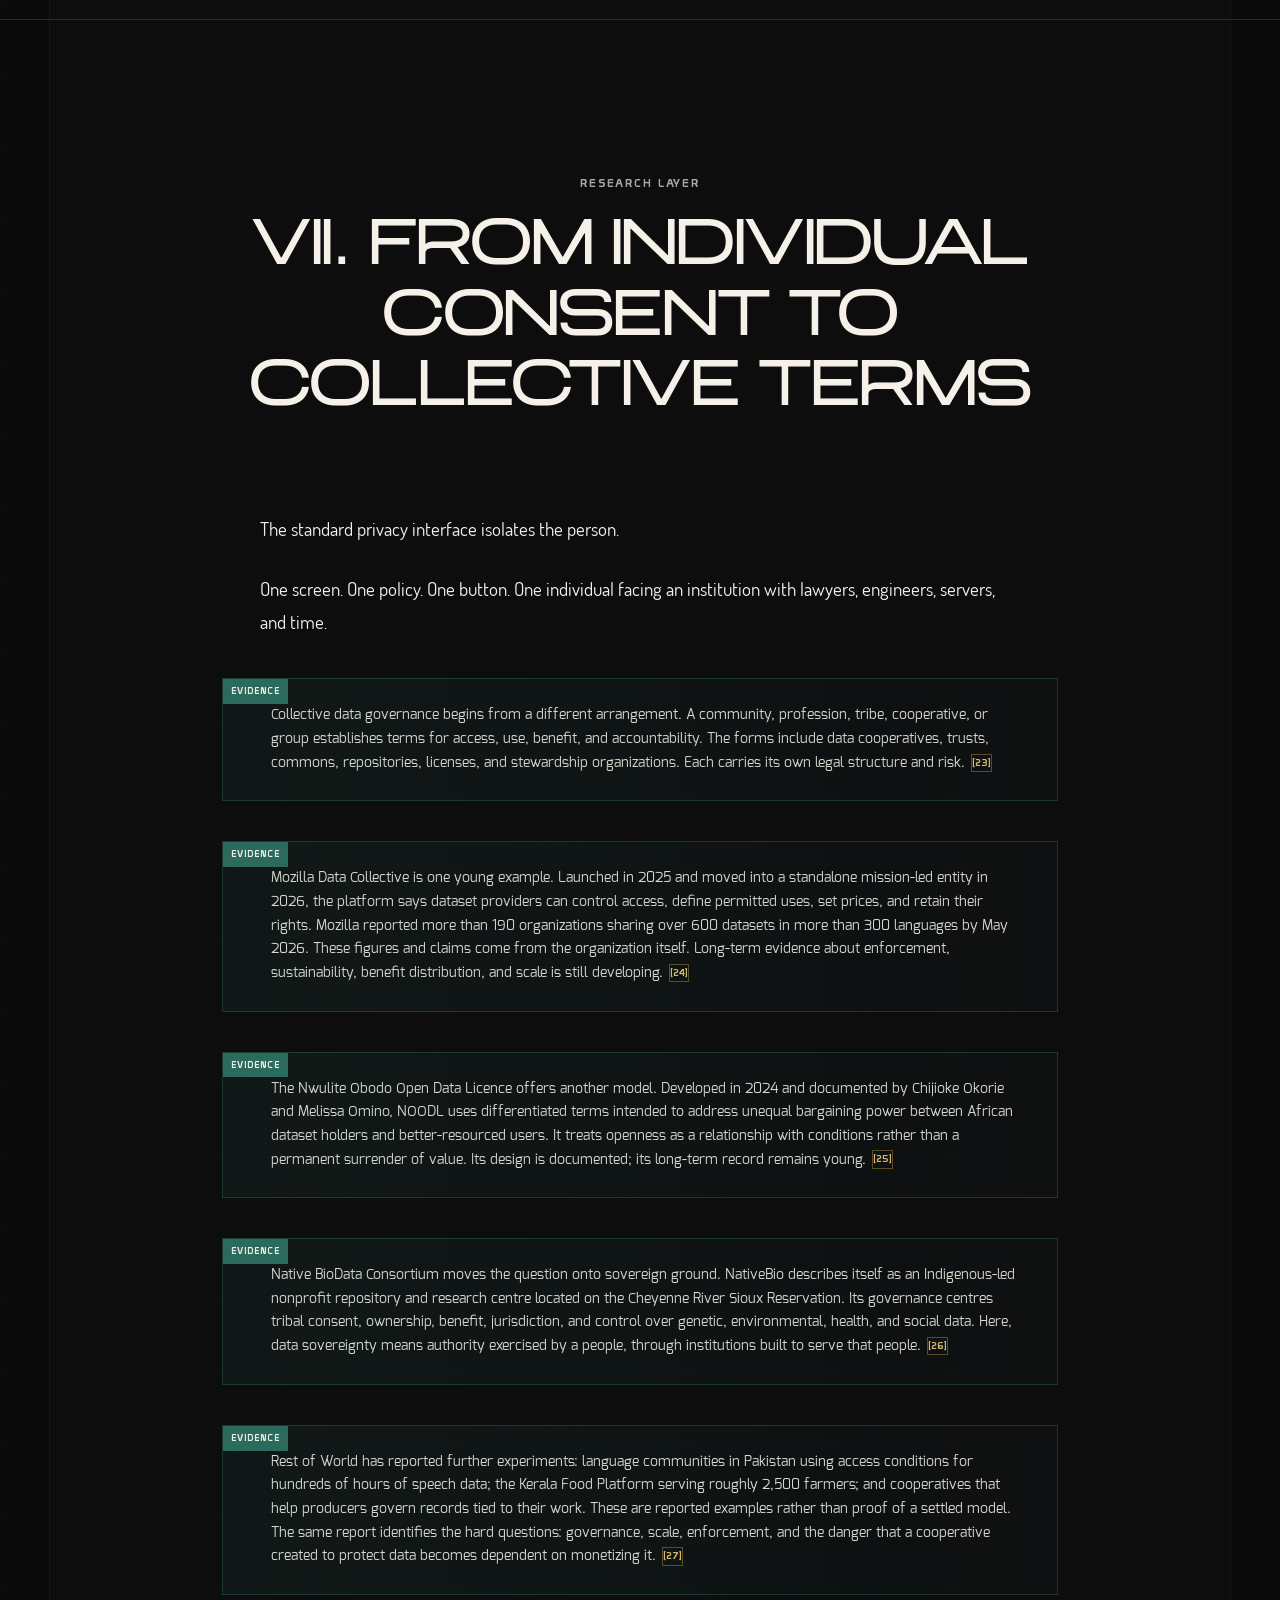
<file: reports/extraction-economy/index.html>
<!doctype html>
<html lang="en">
<head>
  <meta charset="utf-8">
  <meta name="viewport" content="width=device-width, initial-scale=1">
  <meta name="color-scheme" content="dark">
  <meta name="theme-color" content="#0A0A0B">
  <meta name="referrer" content="strict-origin-when-cross-origin">
  <meta name="description" content="A fact-checked KINGNOTHIN report on how ordinary life becomes data, prediction, and power.">
  <meta http-equiv="Content-Security-Policy" content="default-src 'self'; base-uri 'none'; form-action 'none'; object-src 'none'; img-src 'self' data:; font-src 'self'; style-src 'self'; script-src 'self'; connect-src 'none'">
  <title>The Extraction Economy | KINGNOTHIN Research</title>
  <link rel="icon" href="data:image/svg+xml,%3Csvg xmlns='http://www.w3.org/2000/svg' viewBox='0 0 32 32'%3E%3Crect width='32' height='32' rx='3' fill='%230A0A0B'/%3E%3Cpath d='M8 7h4v7l7-7h5l-8 8.5L24.5 25h-5.2L12 17v8H8z' fill='%23C9A84C'/%3E%3C/svg%3E">
  <link rel="stylesheet" href="report.css?v=1">
  <script src="report.js?v=1" defer></script>
</head>
<body>
  <a class="skip-link" href="#report">Skip to the report</a>
  <div class="reading-progress" aria-hidden="true"><span></span></div>

  <header class="report-site-header" aria-label="KINGNOTHIN report navigation">
    <a href="../../" aria-label="Return to the KINGNOTHIN homepage">KINGNOTHIN</a>
    <p>RESEARCH / 001</p>
    <a href="#sources">27 SOURCES</a>
  </header>
  <nav class="chapter-rail" aria-label="Report chapters">
    <button type="button" aria-expanded="false" aria-controls="chapter-links">Contents</button>
    <div id="chapter-links"><a href="#the-quiet-transaction">THE QUIET TRANSACTION</a>
<a href="#the-new-surveillance-order">THE NEW SURVEILLANCE ORDER</a>
<a href="#seven-layers">SEVEN LAYERS OF EXTRACTION</a>
<a href="#the-market-for-prediction">THE MARKET FOR PREDICTION</a>
<a href="#the-privacy-promise">THE PRIVACY PROMISE</a>
<a href="#the-regulatory-front">THE REGULATORY FRONT</a>
<a href="#the-labour-of-resistance">THE LABOUR OF RESISTANCE</a>
<a href="#from-individual-consent-to-collective-terms">FROM INDIVIDUAL CONSENT TO COLLECTIVE TERMS</a>
<a href="#what-the-extraction-costs">WHAT THE EXTRACTION COSTS</a>
<a href="#the-practical-exit">THE PRACTICAL EXIT</a>
<a href="#sources">SOURCES</a></div>
  </nav>

  <main id="report">
  <article class="report-article">
    <header class="report-hero">
      <p class="hero-kicker">KINGNOTHIN RESEARCH · 001</p>
      <h1>THE EXTRACTION ECONOMY</h1>
      <p class="hero-subtitle">How Ordinary Life Becomes Data, Prediction, and Power</p>
      <div class="hero-meta"><p>A fact-checked KINGNOTHIN research report</p><p>Evidence current through August 29, 2026</p></div>
      <div class="reading-key" aria-label="Reading structure">
        <span><i class="key-core" aria-hidden="true"></i> Core narrative</span>
        <span><i class="key-evidence" aria-hidden="true"></i> Evidence layer</span>
        <span><i class="key-research" aria-hidden="true"></i> Source record</span>
      </div>
      <a class="begin-link" href="#the-quiet-transaction">Enter the record <span aria-hidden="true">↓</span></a>
    </header>
    <section class="report-section opening-section" id="the-quiet-transaction" aria-labelledby="the-quiet-transaction-title">
    <header class="section-header">
      <p class="section-kind">Opening record</p>
      <h2 id="the-quiet-transaction-title">THE QUIET TRANSACTION</h2>
    </header>
    <div class="measure"><p>The morning begins with a hand reaching for a phone.</p>
<p>The weather is checked. A message is opened. A route is searched. A prescription price is compared. Nothing about the moment feels historic. It feels like Tuesday.</p>
<p>Behind the glass, those small acts can become records: a location, a query, a pause, a purchase, a device identifier, an inferred interest. One record carries little meaning. Thousands of records, joined over time and matched with information from other places, can describe a person with startling intimacy.</p>
<p>This is the Extraction Economy: the system that turns human life into profiles, predictions, attention, influence, and profit.</p>
<p>The system has many uses and many participants. It includes social platforms, advertising exchanges, data brokers, retailers, app developers, analytics companies, artificial-intelligence developers, and the technical intermediaries most people never encounter by name. Each performs a different function. Together, they have built markets around the observation and classification of ordinary behaviour.</p>
<p class="evidence-statement">The Federal Trade Commission's 2024 examination of nine major social-media and video-streaming companies found extensive collection involving users and, in some cases, non-users. The companies gathered information from their own services, outside sources, data brokers, tracking technologies, and corporate affiliates. Personal information fed advertising systems, recommendation engines, analytics, and AI. Several companies struggled or declined to provide a complete account of what they collected or where it went. <a class="citation" href="#source-1">[1]</a></p>
<p>The imbalance begins there.</p>
<p>The person sees a screen. The system sees a developing record.</p></div>
  </section>
<section class="report-section" id="the-new-surveillance-order" aria-labelledby="the-new-surveillance-order-title">
    <header class="section-header">
      <p class="section-kind">Core narrative</p>
      <h2 id="the-new-surveillance-order-title">I. THE NEW SURVEILLANCE ORDER</h2>
    </header>
    <div class="measure"><p class="evidence-statement">Shoshana Zuboff gave one influential account of this arrangement the name <em>surveillance capitalism</em>. Her framework describes a commercial logic in which experience becomes behavioural data, and behavioural data becomes material for prediction. It is a theory of economic power, widely used and also debated. The documented practices beneath it are concrete: large-scale collection, inference, targeting, automated ranking, and markets built around access to people and their probable actions. <a class="citation" href="#source-2">[2]</a></p>
<p class="evidence-statement">Advertising supplied much of the original commercial engine. Meta told investors that substantially all of its 2025 revenue came from advertising placements. Its annual filing also says its targeting and measurement tools use signals generated inside its products and from activity on external websites and services beyond its control. Alphabet reported $294.7 billion in Google advertising revenue for 2025. These filings describe a simple incentive with enormous consequences: attention creates advertising inventory, and information can make that inventory more valuable. <a class="citation" href="#source-3">[3]</a> <a class="citation" href="#source-4">[4]</a></p>
<p>Artificial intelligence adds another demand for data, though the relationship deserves precision. AI systems use many kinds of training material: licensed collections, public web content, code, images, scientific records, purpose-built datasets, synthetic examples, user interactions, and—in some circumstances—personal information. Every AI system carries its own provenance.</p>
<p class="evidence-statement">Canada supplied a revealing case in May 2026. Federal and provincial privacy authorities concluded a joint investigation into OpenAI's development and deployment of GPT-3.5 and GPT-4. They found the issues under investigation well-founded and conditionally resolved after commitments addressing data minimization, consent, notice, access, correction, and the treatment of personal information in training data and user interactions. The decision concerns specific systems under Canadian law. Its wider significance lies in the mechanism it exposes: information gathered for one context can enter the development of systems serving another. <a class="citation" href="#source-5">[5]</a></p>
<p class="evidence-statement">The National Telecommunications and Information Administration has identified training-data provenance, collection, curation, management, and disclosure as central elements of AI accountability. It has also identified overcollection of personal information for training as a privacy risk. <a class="citation" href="#source-6">[6]</a></p>
<p>The Extraction Economy therefore reaches AI through evidence, one system at a time. The strongest account follows the data rather than treating every algorithm as surveillance.</p></div>
  </section>
<section class="report-section mechanism-section" id="seven-layers" aria-labelledby="seven-layers-title">
    <header class="section-header">
      <p class="section-kind">Core mechanism</p>
      <h2 id="seven-layers-title">II. SEVEN LAYERS OF EXTRACTION</h2>
    </header>
    <div class="measure section-introduction"><p>The following seven layers form a KINGNOTHIN explanatory model. They describe a common progression assembled from regulatory findings, technical standards, company disclosures, and enforcement records. A service may use several layers, skip others, or combine them inside one operation.</p></div>
    <nav class="mechanism-map" aria-label="Seven layers of extraction">
      <p class="mechanism-map-label">One life. Seven transformations.</p>
      <ol><li><a href="#layer-1"><span>01</span>YOU GIVE</a></li>
<li><a href="#layer-2"><span>02</span>YOU DO</a></li>
<li><a href="#layer-3"><span>03</span>DEVICE REVEALS</a></li>
<li><a href="#layer-4"><span>04</span>TRACKING FOLLOWS</a></li>
<li><a href="#layer-5"><span>05</span>OTHERS ADD</a></li>
<li><a href="#layer-6"><span>06</span>SYSTEM INFERS</a></li>
<li><a href="#layer-7"><span>07</span>PROFILE ACTS</a></li></ol>
    </nav>
    <div class="layer-controls" aria-label="Layer controls">
      <button type="button" data-layer-action="open">Open all layers</button>
      <span aria-hidden="true">/</span>
      <button type="button" data-layer-action="close">Close all layers</button>
    </div>
    <div class="layers"><details class="layer" id="layer-1" open>
      <summary>
        <span class="layer-number">01</span>
        <span class="layer-action">YOU GIVE</span>
        <h3 class="layer-title">What You Give</h3>
        <span class="layer-toggle" aria-hidden="true"></span>
      </summary>
      <div class="layer-body"><p>An account begins with volunteered information: a name, email address, birthday, photograph, post, message, search, form entry, uploaded contact list, or spoken prompt.</p>
<p>The exchange feels direct because the person performs the act. The future uses can reach far beyond the original moment. Purpose limitation asks a basic question: does information collected for one reason remain confined to that reason?</p>
<p class="evidence-statement">Canadian privacy law requires organizations to identify purposes, limit collection, and limit subsequent use, disclosure, and retention. The European Union's GDPR establishes related duties of purpose limitation and data minimization. These principles address the first layer before volume and complexity make control harder. <a class="citation" href="#source-7">[7]</a> <a class="citation" href="#source-8">[8]</a></p></div>
    </details>
<details class="layer" id="layer-2">
      <summary>
        <span class="layer-number">02</span>
        <span class="layer-action">YOU DO</span>
        <h3 class="layer-title">What You Do</h3>
        <span class="layer-toggle" aria-hidden="true"></span>
      </summary>
      <div class="layer-body"><p>Behavioural data records activity rather than biography: pages viewed, links selected, videos watched, searches entered, time spent, purchases made, items abandoned, and patterns of return.</p>
<p class="evidence-statement">The FTC found that major platforms used such information for advertising, engagement measurement, recommendations, product decisions, analytics, and automated systems. Behaviour becomes useful because repetition creates shape. A single pause says little. A pattern of pauses can become an interest category. <a class="citation" href="#source-1">[1]</a></p></div>
    </details>
<details class="layer" id="layer-3">
      <summary>
        <span class="layer-number">03</span>
        <span class="layer-action">DEVICE REVEALS</span>
        <h3 class="layer-title">What the Device Reveals</h3>
        <span class="layer-toggle" aria-hidden="true"></span>
      </summary>
      <div class="layer-body"><p>Apps and devices can produce location data, advertising identifiers, IP addresses, sensor information, crash reports, and other telemetry. Some collection supports security or core functionality. Some extends into advertising and profiling.</p>
<p class="evidence-statement">Software development kits make this layer especially difficult to see. An app developer can include another company's code for analytics, advertising, mapping, or other services. The FTC alleged that X-Mode and InMarket used SDKs embedded in apps to collect precise location data. InMarket's consumer-facing permission messages described store reminders and rewards while the company allegedly combined location information with other sources to construct advertising profiles. <a class="citation" href="#source-9">[9]</a></p></div>
    </details>
<details class="layer" id="layer-4">
      <summary>
        <span class="layer-number">04</span>
        <span class="layer-action">TRACKING FOLLOWS</span>
        <h3 class="layer-title">What Follows You</h3>
        <span class="layer-toggle" aria-hidden="true"></span>
      </summary>
      <div class="layer-body"><p>Cookies, tracking pixels, account identifiers, and browser fingerprints can recognize activity across pages, sessions, or services.</p>
<p class="evidence-statement">Pixels may consist of embedded HTML or JavaScript capable of transmitting information about a visit or action. FTC cases involving GoodRx and BetterHelp alleged that health-related platforms disclosed user information to advertising companies through pixels and related tools. <a class="citation" href="#source-10">[10]</a></p>
<p class="evidence-statement">Browser fingerprinting takes another route. It combines observable characteristics—browser version, language, time zone, screen dimensions, fonts, codecs, settings, and other signals—into a potentially distinguishing pattern. The World Wide Web Consortium warns that fingerprinting can correlate activity across sites and sessions without clear user controls, including situations where cookie restrictions provide little protection. <a class="citation" href="#source-11">[11]</a></p>
<aside class="ordinary-moment"><p class="ordinary-label">Ordinary moment</p><h4>THE 2:13 A.M. SEARCH</h4><p class="evidence-statement">At 2:13 in the morning, someone types a medical symptom into a search box. The words become observed behaviour at Layer 2. A health page opened from the results may contain an advertising pixel that sends information about the visit and an identifier to an advertising provider at Layer 4. If an intermediary connects that identifier with information from other sources, Layer 5 can add the visit to a broader profile. Layers 6 and 7 can then turn the pattern into an inferred health interest and use it to shape a later advertisement or recommendation. FTC cases involving GoodRx and BetterHelp document parts of this chain. The exact route depends on the services, code, settings, and data relationships involved in that particular visit. <a class="citation" href="#source-10">[10]</a> <a class="citation" href="#source-12">[12]</a></p></aside></div>
    </details>
<details class="layer" id="layer-5">
      <summary>
        <span class="layer-number">05</span>
        <span class="layer-action">OTHERS ADD</span>
        <h3 class="layer-title">What Others Add</h3>
        <span class="layer-toggle" aria-hidden="true"></span>
      </summary>
      <div class="layer-body"><p>Data brokers and aggregators join information collected from different sources. Commercial records, public records, transactions, online activity, location feeds, and purchased datasets can be matched or appended to an existing profile.</p>
<p class="evidence-statement">The FTC's 2014 data-broker study found extensive collection across online and offline sources, circulation among brokers, and the creation of consumer segments and sensitive inferences. Seven of the nine brokers studied had shared information with another broker in the same study. The agency described a market that operated largely beyond ordinary public visibility. <a class="citation" href="#source-12">[12]</a></p></div>
    </details>
<details class="layer" id="layer-6">
      <summary>
        <span class="layer-number">06</span>
        <span class="layer-action">SYSTEM INFERS</span>
        <h3 class="layer-title">What the System Infers</h3>
        <span class="layer-toggle" aria-hidden="true"></span>
      </summary>
      <div class="layer-body"><p>An inference is a conclusion drawn from other information. It may concern age, income, health, religion, political interest, purchasing power, family status, or probable intent.</p>
<p>An inference can be wrong and still acquire power. Once a category enters an advertising, fraud, recommendation, eligibility, or pricing system, the person may experience its consequence without ever seeing its name.</p>
<p class="evidence-statement">The FTC documented brokers creating potentially sensitive categories and platforms using algorithms to infer personal and demographic information about users and non-users. The profile becomes more than a record of past behaviour. It becomes a proposition about the person. <a class="citation" href="#source-1">[1]</a> <a class="citation" href="#source-12">[12]</a></p>
<aside class="ordinary-moment"><p class="ordinary-label">Ordinary moment</p><h4>THE QUIET GROCERY RUN</h4><p class="evidence-statement">A shopper opens a loyalty app beneath the white lights of a grocery aisle. The account information belongs to Layer 1. Searches, clipped coupons, abandoned items, and purchases become Layer 2. Location access or an embedded SDK can contribute Layer 3 signals. Information acquired from brokers or other partners can add household, demographic, or purchasing categories at Layer 5. Layer 6 may infer price sensitivity, family status, or likely demand. At Layer 7, those conclusions can influence the promotion, product order, or price placed before the shopper. FTC staff found that pricing intermediaries can use customer characteristics, interactions, purchases, perceived loyalty, and willingness-to-pay signals in targeting tools. The agency's published examples remain illustrative because confidential business information limited public disclosure. <a class="citation" href="#source-9">[9]</a> <a class="citation" href="#source-12">[12]</a> <a class="citation" href="#source-14">[14]</a></p></aside></div>
    </details>
<details class="layer" id="layer-7">
      <summary>
        <span class="layer-number">07</span>
        <span class="layer-action">PROFILE ACTS</span>
        <h3 class="layer-title">What the Profile Changes</h3>
        <span class="layer-toggle" aria-hidden="true"></span>
      </summary>
      <div class="layer-body"><p>The final layer activates the profile. It influences the advertisement, recommendation, search result, promotion, price, risk signal, or piece of content placed before someone.</p>
<p class="evidence-statement">Real-time bidding provides one documented mechanism. When an ad space becomes available, an exchange can conduct an automated auction in milliseconds. Information about the page, device, location, or audience may travel to prospective bidders. The FTC's Mobilewalla case alleged that the company collected and retained information from auctions it had lost, including sensitive location information. <a class="citation" href="#source-13">[13]</a></p>
<p class="evidence-statement">Pricing technology extends the same logic toward commerce. In a 2025 interim study, FTC staff found that intermediary companies offered tools capable of using direct, inferred, first-party, and third-party information to shape prices, promotions, product rankings, and offers. The report used hypothetical illustrations to protect confidential business information, and two commissioners dissented from its release. The evidence establishes capability and reported practice within the examined market. It leaves the prevalence and consumer effects open for further study. <a class="citation" href="#source-14">[14]</a></p>
<aside class="ordinary-moment"><p class="ordinary-label">Ordinary moment</p><h4>THE TEN-MINUTE STOP</h4><p class="evidence-statement">A person drives across town and leaves the phone in a coat pocket while visiting a clinic, a place of worship, a union hall, or a political gathering. An app with location access can collect coordinates and a mobile advertising identifier at Layer 3. A broker or aggregator can receive, purchase, or combine that feed at Layer 5. The resulting location pattern can become an audience segment or enter the data transmitted through an advertising auction at Layer 7. FTC actions involving X-Mode, InMarket, and Mobilewalla document versions of these mechanisms and the sensitivity of the places they can reveal. The person experiences a ten-minute stop. The system may retain a timestamped proposition about identity. <a class="citation" href="#source-9">[9]</a> <a class="citation" href="#source-13">[13]</a></p></aside></div>
    </details></div>
    <div class="measure mechanism-conclusion"><p>The seven layers produce a causal chain:</p>
<p class="causal-chain"><strong>signal → profile → prediction → decision → retained value</strong></p>
<blockquote class="inscription"><p>The person supplies the life. The system determines the commercial meaning.</p></blockquote></div>
  </section>
<section class="report-section research-section" id="the-market-for-prediction" aria-labelledby="the-market-for-prediction-title">
    <header class="section-header">
      <p class="section-kind">Research layer</p>
      <h2 id="the-market-for-prediction-title">III. THE MARKET FOR PREDICTION</h2>
    </header>
    <div class="measure"><p>The phrase “companies sell your data” describes several different transactions.</p>
<p>Large consumer platforms commonly sell advertising placements and targeting capabilities. Advertisers choose an audience or objective; the platform selects and delivers the advertisement using information and models inside its environment. The advertiser usually receives performance reporting rather than a copy of the platform's entire user database.</p>
<p>Data brokers occupy another part of the market. They can sell, license, disclose, or provide access to datasets, segments, scores, and derived products. Advertising technology adds further intermediaries: publishers, publisher ad servers, supply-side platforms, exchanges, demand-side platforms, measurement firms, and advertisers.</p>
<p class="evidence-statement">Google's position across the open-web advertising stack became the subject of a federal antitrust case. In April 2025, the United States District Court for the Eastern District of Virginia found that Google held monopoly power in markets for publisher ad servers and ad exchanges and had unlawfully tied products and entrenched that power through anticompetitive conduct. The decision concerns competition law. It also shows how control over technical infrastructure can concentrate information, customers, and bargaining power. <a class="citation" href="#source-15">[15]</a></p>
<p>Economic benefit deserves equal care. Behavioural advertising can improve relevance and help some merchants reach potential customers. Its distribution of value remains contested.</p>
<p class="evidence-statement">Two online experiments by Eduardo Schnadower Mustri, Idris Adjerid, and Alessandro Acquisti found that behaviourally targeted advertisements were more relevant than random products, while the advertised products were associated with higher prices and lower-quality vendors than competing search results in their study settings. A separate empirical study by Veronica Marotta, Vibhanshu Abhishek, and Acquisti estimated that the availability of a user's cookie increased publisher revenue by roughly four percent in the dataset examined. Each study has a defined design and scope. Together, they weaken claims that pervasive tracking delivers large, automatic benefits to every participant. <a class="citation" href="#source-16">[16]</a> <a class="citation" href="#source-17">[17]</a></p>
<p>The market thrives on precision. Its public justification often rests on relevance. Its deeper asset is the capacity to classify, reach, and test people at scale.</p></div>
  </section>
<section class="report-section research-section" id="the-privacy-promise" aria-labelledby="the-privacy-promise-title">
    <header class="section-header">
      <p class="section-kind">Research layer</p>
      <h2 id="the-privacy-promise-title">IV. THE PRIVACY PROMISE</h2>
    </header>
    <div class="measure"><p>Privacy language has commercial value. A shield icon, a private mode, a safety claim, or an “anonymous” label can reassure a person long enough for the transaction to continue.</p>
<p>The term <em>privacy washing</em> describes the gap between a privacy promise and the underlying practice. A factual report proves that gap case by case.</p>
<p class="evidence-statement">Avast provides a documented example. In 2024, the FTC finalized an order resolving allegations that the company collected detailed browsing information through antivirus software and browser extensions, stored it in granular form, and sold it through a subsidiary after presenting its products as protection from online tracking. The order banned the sale or licensing of browsing data for advertising, required deletion of transferred information and derived products, imposed a privacy program, and required a $16.5 million payment. <a class="citation" href="#source-18">[18]</a></p>
<p class="evidence-statement">GoodRx provides another. The FTC alleged that the company disclosed sensitive health information to Facebook, Google, and others and misrepresented aspects of its privacy and HIPAA practices. The resulting order placed limits on advertising disclosures and required other remedies. <a class="citation" href="#source-19">[19]</a></p>
<p>These cases establish conduct by named companies under defined legal proceedings. They also reveal a recurring design hazard: the public-facing promise can be simpler than the data operation behind it.</p>
<p>Privacy depends on the operation.</p>
<p>What enters. Who receives it. How long it remains. What new purpose appears later. What decision it changes.</p></div>
  </section>
<section class="report-section research-section" id="the-regulatory-front" aria-labelledby="the-regulatory-front-title">
    <header class="section-header">
      <p class="section-kind">Research layer</p>
      <h2 id="the-regulatory-front-title">V. THE REGULATORY FRONT</h2>
    </header>
    <div class="measure"><p>Privacy law arrives as a map drawn over moving machinery.</p>
<h3>United States</h3>
<p>The United States uses a patchwork of sectoral federal statutes, FTC enforcement, state privacy laws, state attorneys general, private rights of action in defined areas, and competition law. This structure has produced meaningful orders and judgments. It also creates gaps, exemptions, uneven rights, and different rules across jurisdictions.</p>
<p class="evidence-statement">Massachusetts illustrates both momentum and uncertainty. The state Senate passed S.2619 unanimously in September 2025. The House passed a substantially amended version unanimously on June 4, 2026. The Senate declined to concur on June 11, and a conference committee was appointed. That committee held public meetings in July. The official legislative history reviewed through August 29 records an active negotiation rather than an enacted final law. <a class="citation" href="#source-20">[20]</a></p>
<p>The strongest principle in the debate is also the plainest: collect what the service requires, use it for the stated purpose, retain it for a defined period, and release it under accountable rules.</p>
<h3>European Union</h3>
<p class="evidence-statement">The GDPR makes data minimization and purpose limitation legal principles. Personal data must be adequate, relevant, and limited to what is necessary for the stated purpose. The regulation also establishes rights and duties involving access, correction, erasure, objection, security, accountability, and lawful processing. Its real-world record includes enforcement, litigation, compliance investment, institutional variation, and continuing disputes over interpretation. <a class="citation" href="#source-8">[8]</a></p>
<h3>Canada</h3>
<p class="evidence-statement">Canada's federal private-sector framework remains PIPEDA. It requires accountability, identified purposes, consent, limited collection, limited use and retention, accuracy, safeguards, openness, individual access, and a process for challenging compliance. Alberta, British Columbia, and Quebec apply substantially similar provincial private-sector laws within their respective scope. <a class="citation" href="#source-7">[7]</a></p>
<p class="evidence-statement">Bill C-27, which proposed a replacement federal privacy statute and an artificial-intelligence law, died on the Order Paper when Parliament was prorogued in January 2025. Canada's existing laws continued to govern. The 2026 OpenAI findings demonstrate how those laws can reach model training, web-sourced personal information, licensed datasets, and user interactions. They also show the limits of an older framework confronting systems built at global scale. <a class="citation" href="#source-5">[5]</a> <a class="citation" href="#source-21">[21]</a></p>
<p>Across these jurisdictions, data minimization changes the starting question. The familiar question asks whether a person clicked “agree.” The stronger question asks why the information entered the system at all.</p></div>
  </section>
<section class="report-section research-section" id="the-labour-of-resistance" aria-labelledby="the-labour-of-resistance-title">
    <header class="section-header">
      <p class="section-kind">Research layer</p>
      <h2 id="the-labour-of-resistance-title">VI. THE LABOUR OF RESISTANCE</h2>
    </header>
    <div class="measure"><p>Policy rarely arrives by itself. Someone reads the filing, tests the app, interviews the witness, drafts the amendment, explains the mechanism, and stays in the room while better-funded interests explain why the machinery must remain exactly as it is.</p>
<p class="evidence-statement">A 2021 study by Jennifer Holt and Lisa Parks examined this work through interviews conducted in 2018 with ten staff members at six Washington-based advocacy organizations, plus five other experts and researchers. The authors identified four recurring forms of labour: building coalitions, setting agendas, navigating relationships with companies and government, and balancing domestic with global policy. <a class="citation" href="#source-22">[22]</a></p>
<p>The study offers a valuable close view with a defined boundary. Its scope covers a small professional community at a particular moment: the interviewed participants, their organizations, and their policy environment.</p>
<p>Its details matter. Advocates described testing apps, reading terms, employing technologists, negotiating access to company information, working around nondisclosure agreements, building legal challenges, and translating technical conduct into public language. Their proximity to companies created both access and tension. Staff movement between advocacy groups and industry could remove institutional memory from one organization while carrying public-interest expertise into another.</p>
<p>The evidence supports vigilance toward capture. It also demands proof before the label is applied to a particular organization or person.</p>
<p>Resistance is work. Its strength depends on funding, technical knowledge, legal authority, public trust, and the ability to remain independent while standing close enough to inspect the machine.</p></div>
  </section>
<section class="report-section research-section" id="from-individual-consent-to-collective-terms" aria-labelledby="from-individual-consent-to-collective-terms-title">
    <header class="section-header">
      <p class="section-kind">Research layer</p>
      <h2 id="from-individual-consent-to-collective-terms-title">VII. FROM INDIVIDUAL CONSENT TO COLLECTIVE TERMS</h2>
    </header>
    <div class="measure"><p>The standard privacy interface isolates the person.</p>
<p>One screen. One policy. One button. One individual facing an institution with lawyers, engineers, servers, and time.</p>
<p class="evidence-statement">Collective data governance begins from a different arrangement. A community, profession, tribe, cooperative, or group establishes terms for access, use, benefit, and accountability. The forms include data cooperatives, trusts, commons, repositories, licenses, and stewardship organizations. Each carries its own legal structure and risk. <a class="citation" href="#source-23">[23]</a></p>
<p class="evidence-statement">Mozilla Data Collective is one young example. Launched in 2025 and moved into a standalone mission-led entity in 2026, the platform says dataset providers can control access, define permitted uses, set prices, and retain their rights. Mozilla reported more than 190 organizations sharing over 600 datasets in more than 300 languages by May 2026. These figures and claims come from the organization itself. Long-term evidence about enforcement, sustainability, benefit distribution, and scale is still developing. <a class="citation" href="#source-24">[24]</a></p>
<p class="evidence-statement">The Nwulite Obodo Open Data Licence offers another model. Developed in 2024 and documented by Chijioke Okorie and Melissa Omino, NOODL uses differentiated terms intended to address unequal bargaining power between African dataset holders and better-resourced users. It treats openness as a relationship with conditions rather than a permanent surrender of value. Its design is documented; its long-term record remains young. <a class="citation" href="#source-25">[25]</a></p>
<p class="evidence-statement">Native BioData Consortium moves the question onto sovereign ground. NativeBio describes itself as an Indigenous-led nonprofit repository and research centre located on the Cheyenne River Sioux Reservation. Its governance centres tribal consent, ownership, benefit, jurisdiction, and control over genetic, environmental, health, and social data. Here, data sovereignty means authority exercised by a people, through institutions built to serve that people. <a class="citation" href="#source-26">[26]</a></p>
<p class="evidence-statement">Rest of World has reported further experiments: language communities in Pakistan using access conditions for hundreds of hours of speech data; the Kerala Food Platform serving roughly 2,500 farmers; and cooperatives that help producers govern records tied to their work. These are reported examples rather than proof of a settled model. The same report identifies the hard questions: governance, scale, enforcement, and the danger that a cooperative created to protect data becomes dependent on monetizing it. <a class="citation" href="#source-27">[27]</a></p>
<p>Collective governance changes the posture of the exchange.</p>
<p>The community arrives with terms.</p></div>
  </section>
<section class="report-section" id="what-the-extraction-costs" aria-labelledby="what-the-extraction-costs-title">
    <header class="section-header">
      <p class="section-kind">Core narrative</p>
      <h2 id="what-the-extraction-costs-title">VIII. WHAT THE EXTRACTION COSTS</h2>
    </header>
    <div class="measure"><blockquote class="inscription"><p>Privacy loss is often described as exposure. The larger cost is altered power.</p></blockquote>
<p>A profile can decide which offer appears first. A location trail can reveal a visit to a clinic, a church, a union hall, or a protest. A browsing record can disclose a private concern before the person has spoken it aloud. An inference can classify someone incorrectly and still shape the system around them. A recommendation engine can reorder attention one item at a time.</p>
<p>The decisive record often remains invisible to the person it describes.</p>
<p>That opacity limits correction. It also changes the terms of participation. Daily life increasingly passes through systems that observe first and explain later.</p>
<p>The Extraction Economy grows through ordinary convenience. Its power comes from accumulation: more moments, more links, more confidence, more uses.</p>
<p>Clarity begins by separating the chain.</p>
<ul>
<li>What information enters?</li>
<li>Which actor collects it?</li>
<li>Which other actor receives it?</li>
<li>What does the system infer?</li>
<li>Which decision changes?</li>
<li>Who retains the value?</li>
<li>Which right, tool, or institution can interrupt the process?</li>
</ul>
<p>These questions turn atmosphere into mechanism.</p></div>
  </section>
<section class="report-section" id="the-practical-exit" aria-labelledby="the-practical-exit-title">
    <header class="section-header">
      <p class="section-kind">Core narrative</p>
      <h2 id="the-practical-exit-title">IX. THE PRACTICAL EXIT</h2>
    </header>
    <div class="measure"><p>No individual setting can reform an entire market. Individual action still matters because exposure accumulates through particular devices, accounts, permissions, brokers, and habits.</p>
<p>A practical first response begins close to home:</p>
<ol>
<li>Review location, microphone, camera, contacts, photo, and background permissions on the phone.</li>
<li>Remove apps whose access exceeds their practical purpose.</li>
<li>Use browser protections that restrict cross-site tracking and fingerprinting.</li>
<li>Separate sensitive searches and accounts from routine browsing where practical.</li>
<li>Review advertising, activity, and model-training controls in major accounts.</li>
<li>Submit deletion or access requests where law and service controls provide them.</li>
<li>Support institutions pursuing data minimization, enforceable rights, independent research, and collective governance.</li>
</ol>
<p>The larger exit is structural: limited collection, purpose-bound use, short retention, accountable sharing, auditable systems, effective remedies, and collective bargaining power.</p>
<blockquote class="inscription inscription-closing"><p>Privacy is the foundation. Agency is the goal. Wisdom is the destination.</p></blockquote>
<p>The machine becomes less mysterious when its parts acquire names.</p>
<p class="final-human-line">The person remains more than the profile.</p></div>
  </section>
<section class="report-section sources-section" id="sources" aria-labelledby="sources-title">
      <details>
        <summary><span><small>Source record</small><h2 id="sources-title">SOURCES</h2></span><span class="source-count">27 verified entries</span></summary>
        <div class="sources-body"><ol>
<li id="source-1">Federal Trade Commission, <a href="https://www.ftc.gov/system/files/ftc_gov/pdf/Social-Media-6b-Report-9-11-2024.pdf" target="_blank" rel="noopener noreferrer"><em>A Look Behind the Screens: Examining the Data Practices of Social Media and Video Streaming Services</em></a>, September 2024. Staff report based on compulsory orders to nine companies; findings are aggregated and largely concern the response period beginning in 2020.</li>
<li id="source-2">Shoshana Zuboff, <a href="https://www.hachettebookgroup.com/titles/shoshana-zuboff/the-age-of-surveillance-capitalism/9781541758001/" target="_blank" rel="noopener noreferrer"><em>The Age of Surveillance Capitalism</em></a>, PublicAffairs, 2019. Theoretical framework; cited as interpretation.</li>
<li id="source-3">Meta Platforms, Inc., <a href="https://www.sec.gov/Archives/edgar/data/1326801/000162828026003942/meta-20251231.htm" target="_blank" rel="noopener noreferrer">2025 Form 10-K</a>, filed 2026.</li>
<li id="source-4">Alphabet Inc., <a href="https://www.sec.gov/ixviewer/ix.html?doc=%2FArchives%2Fedgar%2Fdata%2F1652044%2F000165204426000018%2Fgoog-20251231.htm" target="_blank" rel="noopener noreferrer">2025 Form 10-K, revenue table</a>, filed 2026.</li>
<li id="source-5">Office of the Privacy Commissioner of Canada, Commission d'accès à l'information du Québec, OIPC British Columbia, and OIPC Alberta, <a href="https://www.priv.gc.ca/en/opc-actions-and-decisions/investigations/investigations-into-businesses/2026/pipeda-2026-002/" target="_blank" rel="noopener noreferrer">Joint Investigation of OpenAI OpCo, LLC</a>, May 6, 2026.</li>
<li id="source-6">National Telecommunications and Information Administration, <a href="https://www.ntia.gov/issues/artificial-intelligence/ai-accountability-policy-report" target="_blank" rel="noopener noreferrer">AI Accountability Policy Report</a>, March 2024.</li>
<li id="source-7">Office of the Privacy Commissioner of Canada, <a href="https://www.priv.gc.ca/en/privacy-topics/privacy-laws-in-canada/the-personal-information-protection-and-electronic-documents-act-pipeda/p_principle/" target="_blank" rel="noopener noreferrer">PIPEDA Fair Information Principles</a>, modified May 29, 2025.</li>
<li id="source-8">European Union, <a href="https://eur-lex.europa.eu/legal-content/EN/TXT/?uri=CELEX%3A32016R0679" target="_blank" rel="noopener noreferrer">General Data Protection Regulation, Article 5</a>, Regulation (EU) 2016/679.</li>
<li id="source-9">Federal Trade Commission, <a href="https://www.ftc.gov/policy/advocacy-research/tech-at-ftc/2024/03/ftc-cracks-down-mass-data-collectors-closer-look-avast-x-mode-inmarket?page=1" target="_blank" rel="noopener noreferrer"><em>Cracking Down on Mass Data Collectors: Avast, X-Mode, and InMarket</em></a>, March 2024; see also the <a href="https://www.ftc.gov/system/files/ftc_gov/pdf/X-Mode-Complaint.pdf" target="_blank" rel="noopener noreferrer">X-Mode complaint</a>.</li>
<li id="source-10">Federal Trade Commission, <a href="https://www.ftc.gov/policy/advocacy-research/tech-at-ftc/2023/03/lurking-beneath-surface-hidden-impacts-pixel-tracking" target="_blank" rel="noopener noreferrer"><em>Lurking Beneath the Surface: Hidden Impacts of Pixel Tracking</em></a>, March 2023.</li>
<li id="source-11">W3C Privacy Working Group, <a href="https://www.w3.org/TR/fingerprinting-guidance/" target="_blank" rel="noopener noreferrer"><em>Mitigating Browser Fingerprinting in Web Specifications</em></a>, Group Note, September 25, 2025.</li>
<li id="source-12">Federal Trade Commission, <a href="https://www.ftc.gov/news-events/news/press-releases/2014/05/ftc-recommends-congress-require-data-broker-industry-be-more-transparent-give-consumers-greater" target="_blank" rel="noopener noreferrer"><em>Data Brokers: A Call for Transparency and Accountability</em> summary</a>, May 2014.</li>
<li id="source-13">Federal Trade Commission, <a href="https://www.ftc.gov/policy/advocacy-research/tech-at-ftc/2024/12/unpacking-real-time-bidding-through-ftcs-case-mobilewalla" target="_blank" rel="noopener noreferrer"><em>Unpacking Real Time Bidding through FTC's Case on Mobilewalla</em></a>, December 2024.</li>
<li id="source-14">Federal Trade Commission staff, <a href="https://www.ftc.gov/system/files/ftc_gov/pdf/p246202_surveillancepricing6bstudy_researchsummaries_redacted.pdf" target="_blank" rel="noopener noreferrer"><em>Surveillance Pricing 6(b) Study: Research Summaries; A Staff Perspective</em></a>, January 2025; see the <a href="https://www.ftc.gov/legal-library/browse/cases-proceedings/public-statements/dissenting-statement-commissioner-andrew-n-ferguson-joined-commissioner-melissa-holyoak-regarding-0" target="_blank" rel="noopener noreferrer">dissenting statement</a>.</li>
<li id="source-15">United States District Court for the Eastern District of Virginia, <a href="https://www.justice.gov/atr/media/1412561/dl?inline=" target="_blank" rel="noopener noreferrer"><em>United States et al. v. Google LLC</em>, Memorandum Opinion</a>, April 17, 2025.</li>
<li id="source-16">Eduardo Schnadower Mustri, Idris Adjerid, and Alessandro Acquisti, <a href="https://papers.ssrn.com/sol3/papers.cfm?abstract_id=4398428" target="_blank" rel="noopener noreferrer"><em>Behavioral Advertising and Consumer Welfare</em></a>, working paper, revised April 2024.</li>
<li id="source-17">Veronica Marotta, Vibhanshu Abhishek, and Alessandro Acquisti, <a href="https://www.ftc.gov/system/files/documents/public_events/1415032/privacycon2019_acquisti_online_tracking_and_publishers_revenues.pdf" target="_blank" rel="noopener noreferrer"><em>Online Tracking and Publishers' Revenues: An Empirical Analysis</em></a>, preliminary working paper presented at FTC PrivacyCon 2019.</li>
<li id="source-18">Federal Trade Commission, <a href="https://www.ftc.gov/news-events/news/press-releases/2024/06/ftc-finalizes-order-avast-banning-it-selling-or-licensing-web-browsing-data-advertising-requiring-it" target="_blank" rel="noopener noreferrer">Avast final order announcement</a>, June 2024.</li>
<li id="source-19">Federal Trade Commission, <a href="https://www.ftc.gov/news-events/news/press-releases/2023/02/ftc-enforcement-action-bar-goodrx-sharing-consumers-sensitive-health-info-advertising" target="_blank" rel="noopener noreferrer">GoodRx enforcement action</a>, February 2023.</li>
<li id="source-20">Massachusetts General Court, <a href="https://malegislature.gov/Bills/194/S2619" target="_blank" rel="noopener noreferrer">S.2619 official history</a> and <a href="https://malegislature.gov/Events/Hearings/Detail/5752" target="_blank" rel="noopener noreferrer">July 30, 2026 conference committee meeting</a>, reviewed August 29, 2026.</li>
<li id="source-21">Office of the Privacy Commissioner of Canada, <a href="https://www.priv.gc.ca/media/6606/annual-report-2024-25.pdf" target="_blank" rel="noopener noreferrer">2024–25 Annual Report</a>; Parliament of Canada, <a href="https://www.parl.ca/legisinfo/en/bill/44-1/c-27" target="_blank" rel="noopener noreferrer">Bill C-27, 44th Parliament</a>.</li>
<li id="source-22">Jennifer Holt and Lisa Parks, <a href="https://doi.org/10.3998/mij.93" target="_blank" rel="noopener noreferrer"><em>The Labor of Digital Privacy Advocacy in an Era of Big Tech</em></a>, <em>Media Industries</em> 8(1), 2021.</li>
<li id="source-23">Mozilla Foundation, <a href="https://www.mozillafoundation.org/en/data-futures-lab/data-for-empowerment/data-futures-lab-glossary/" target="_blank" rel="noopener noreferrer">Data Futures Lab Glossary</a>.</li>
<li id="source-24">Mozilla Foundation, <a href="https://www.mozillafoundation.org/nl/meet-mozilla/press-center/mozilla-data-collective-launches/" target="_blank" rel="noopener noreferrer">Mozilla Data Collective launch</a>, November 2025, and <a href="https://www.mozillafoundation.org/sw/meet-mozilla/press-center/mozilla-data-collective-standalone-launch-new-features/" target="_blank" rel="noopener noreferrer">standalone-entity update</a>, May 2026. Organization claims are identified as such.</li>
<li id="source-25">Chijioke Okorie and Melissa Omino, <a href="https://zenodo.org/records/15792777" target="_blank" rel="noopener noreferrer">NOODL Plain-Language Explainer and Summary</a>, 2025, DOI 10.5281/zenodo.15792777; <a href="https://repository.up.ac.za/server/api/core/bitstreams/9effa54c-eccc-403b-8d23-9ebbbd54d6d9/content" target="_blank" rel="noopener noreferrer">related scholarly article</a>.</li>
<li id="source-26">Native BioData Consortium, <a href="https://www.nativebio.org/about-us" target="_blank" rel="noopener noreferrer">About</a> and <a href="https://www.nativebio.org/data-sovereignty" target="_blank" rel="noopener noreferrer">Data Sovereignty</a>. Organization description and governance claims are attributed to NativeBio.</li>
<li id="source-27">Rina Chandran, <a href="https://restofworld.org/2026/ai-data-collectives-mozilla/" target="_blank" rel="noopener noreferrer"><em>Fed up with Big Tech, communities turn to data collectives for control</em></a>, <em>Rest of World</em>, July 23, 2026. Secondary reporting used for the Pakistan and Kerala examples and for reported limitations.</li>
</ol></div>
      </details>
    </section>
<section class="report-section" id="editorial-note" aria-labelledby="editorial-note-title">
    <header class="section-header">
      <p class="section-kind">Method</p>
      <h2 id="editorial-note-title">EDITORIAL NOTE</h2>
    </header>
    <div class="measure"><p>This report separates regulatory findings, legal decisions, company statements, scholarly interpretation, working papers, and reported examples. Links sit beside the claims they support. Metaphor describes the human experience; evidence carries the factual weight.</p></div>
  </section>
  </article>
  </main>

  <footer class="report-footer">
    <p>Privacy is the foundation. Agency is the goal. Wisdom is the destination.</p>
    <nav aria-label="Continue from the report">
      <a href="../../">RETURN TO KINGNOTHIN</a>
      <a href="../../#privacy-foundation">CONTINUE TO PRIVACY</a>
    </nav>
    <p>No analytics · No cookies · No external requests</p>
  </footer>
</body>
</html>
</file>
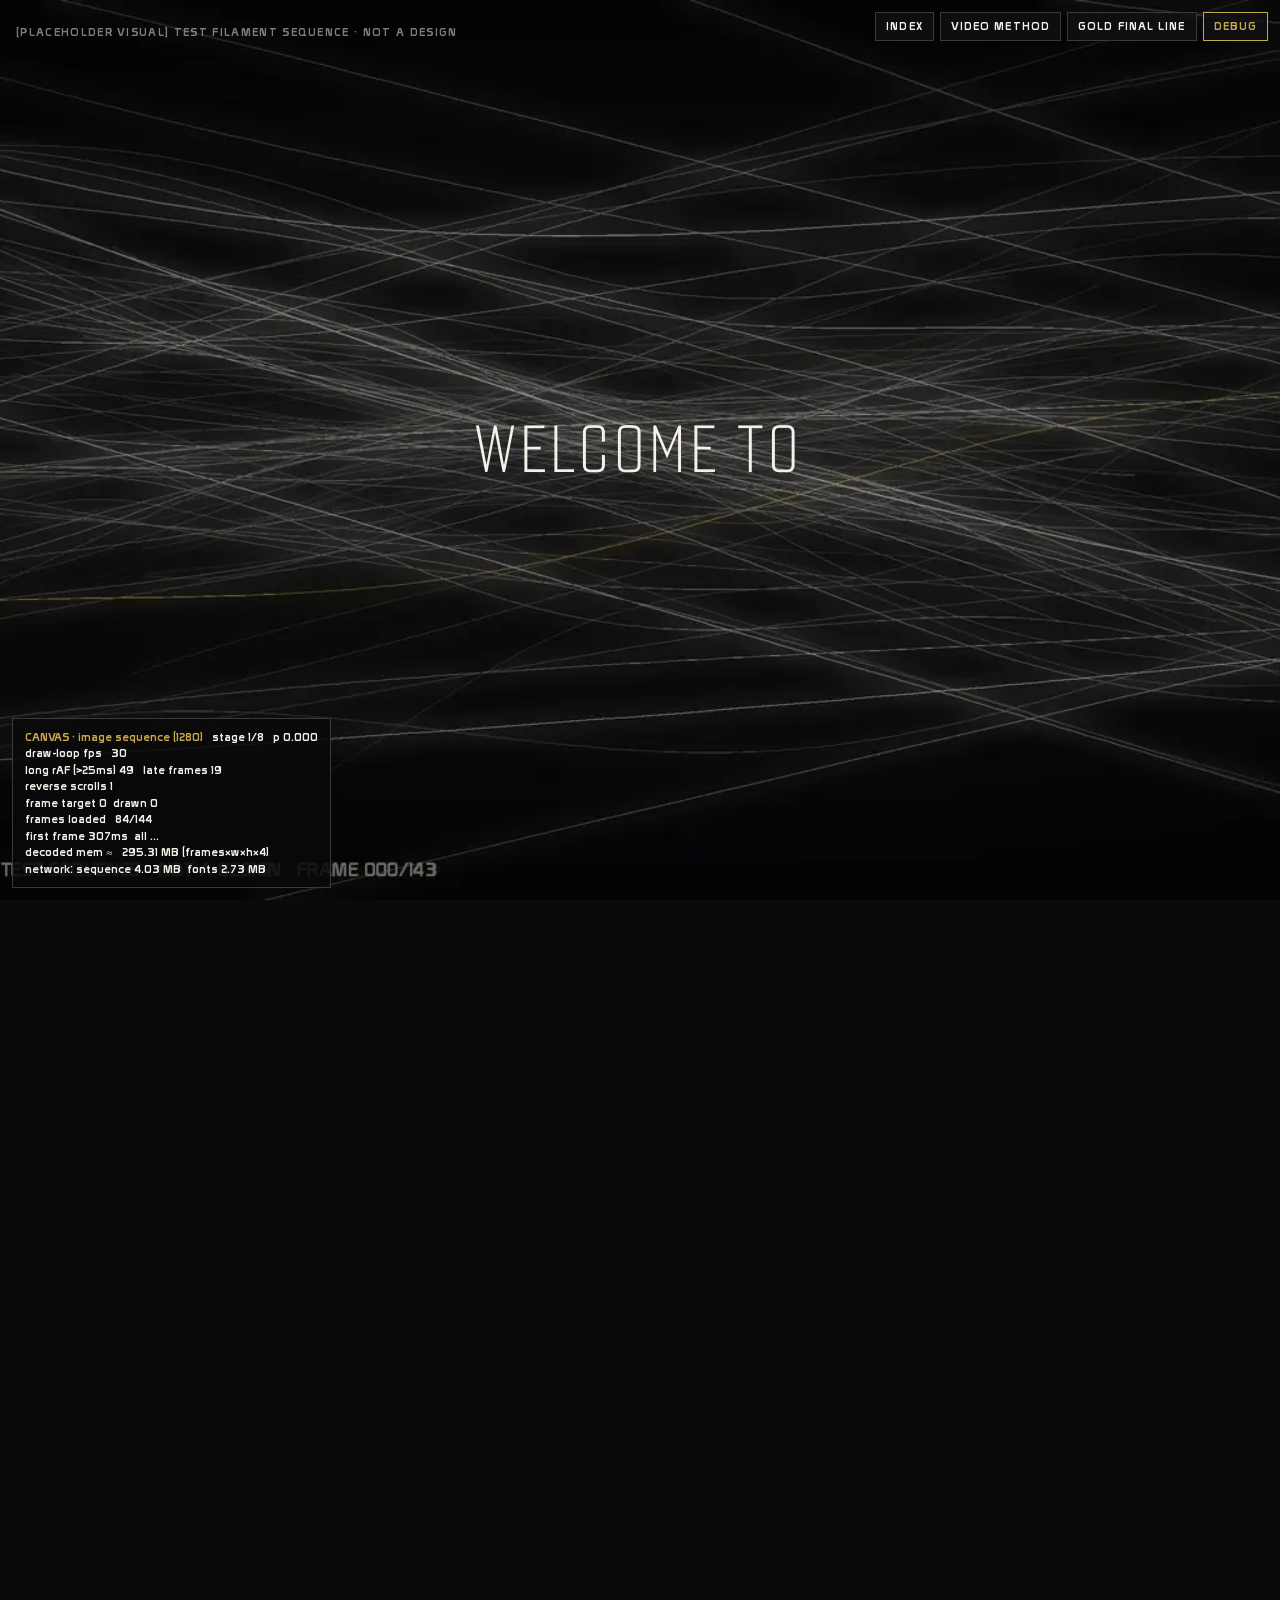
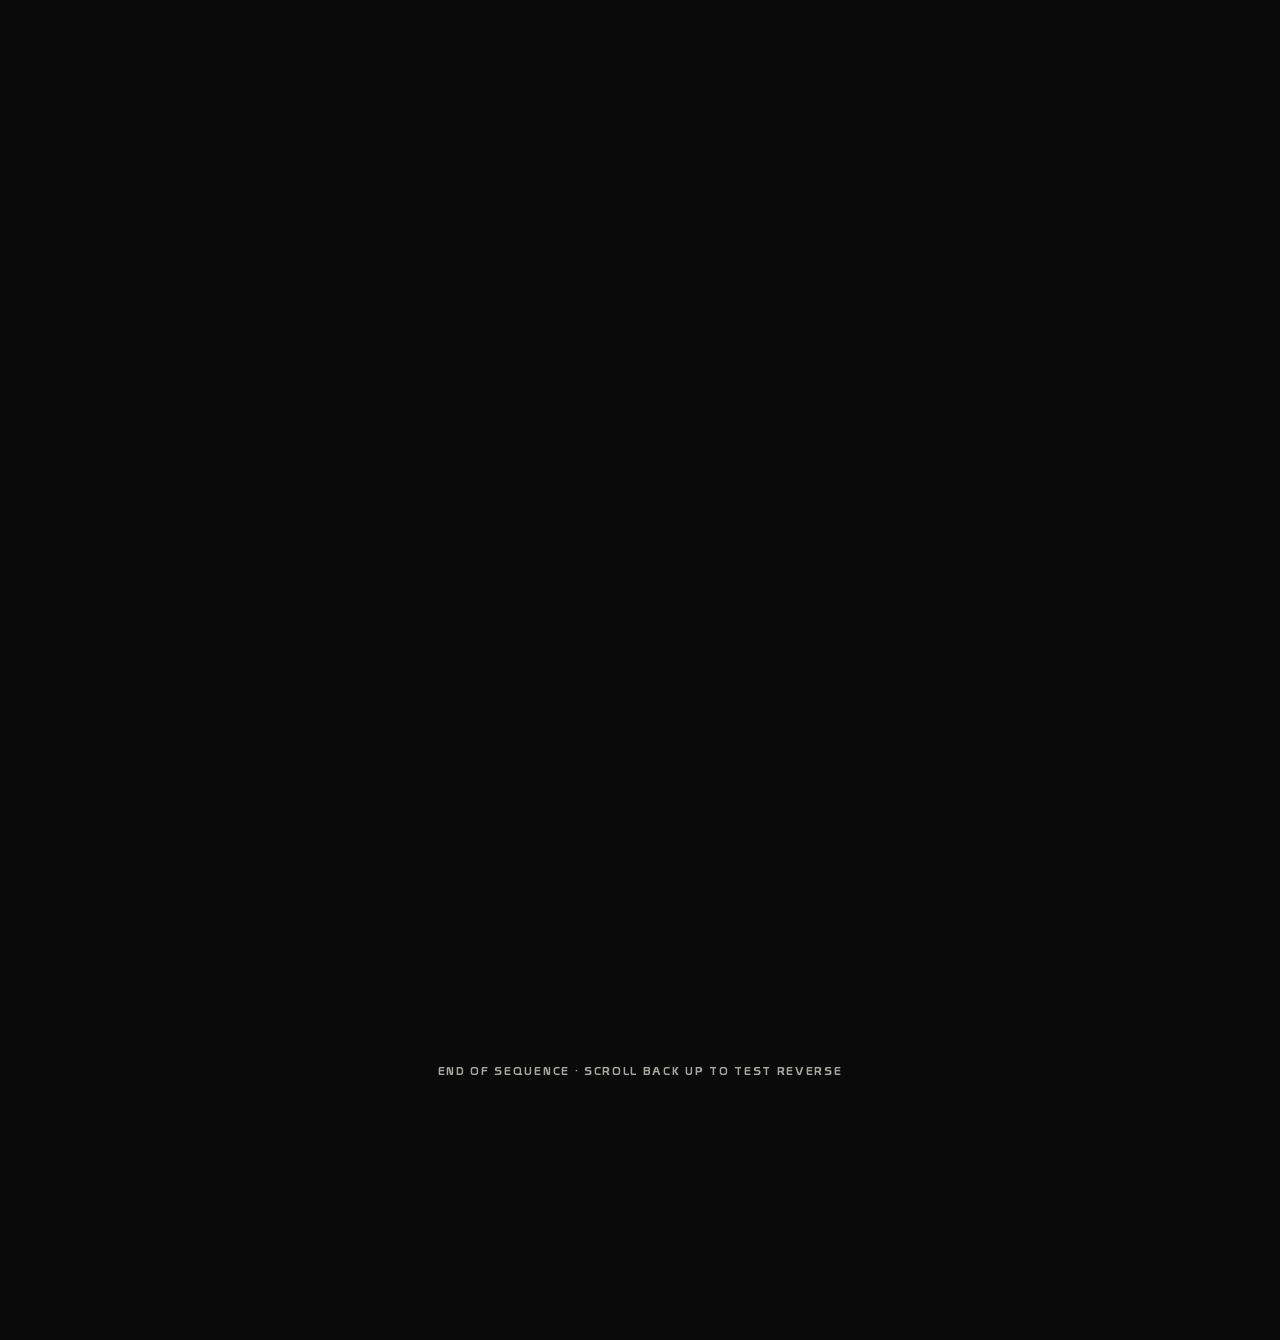
<file: prototypes/scroll-scrub-compare/canvas.html>
<!doctype html>
<html lang="en">
<head>
<meta charset="utf-8">
<meta name="viewport" content="width=device-width, initial-scale=1, viewport-fit=cover">
<meta name="robots" content="noindex, nofollow">
<title>Canvas image sequence · KINGNOTHIN scroll-scrub prototype (isolated)</title>
<link rel="icon" href="data:,">
<link rel="stylesheet" href="proto.css">
</head>
<body data-method="canvas">
<nav class="controls" aria-label="Prototype controls">
  <a href="index.html">Index</a>
  <a href="video.html">Video method</a>
  <button type="button" data-act="gold" aria-pressed="false">Gold final line</button>
  <button type="button" data-act="debug" aria-pressed="true">Debug</button>
</nav>
<main>
  <section class="track" aria-label="Opening sequence">
    <div class="stage">
      <canvas aria-hidden="true"></canvas>
      <p class="placeholder-tag" aria-hidden="true">[PLACEHOLDER VISUAL] test filament sequence · not a design</p>
      <p class="sr-only">Welcome to KINGNOTHIN and the Crownless Kingdom. Never before in human history have we allowed a system so much influence.</p>
      <div class="beats" aria-hidden="true">
        <div class="intro beat-wrap"><p class="beat" data-beat="welcome">WELCOME TO</p></div>
        <div class="intro beat-wrap"><p class="beat beat--name" data-beat="name">KINGNOTHIN</p></div>
        <div class="intro beat-pair">
          <p class="beat beat--small" data-beat="andthe">and the</p>
          <p class="beat" data-beat="crownless">Crownless Kingdom</p>
        </div>
        <div class="declaration">
          <p class="line">Never before</p>
          <p class="line">In human history</p>
          <p class="line">Have we allowed</p>
          <p class="line">A system</p>
          <p class="line line--final">So much influence</p>
        </div>
      </div>
    </div>
  </section>
  <div class="after">End of sequence · scroll back up to test reverse</div>
</main>
<div class="debug" aria-live="off"></div>
<script src="story.js"></script>
<script src="canvas.js"></script>
</body>
</html>
</file>
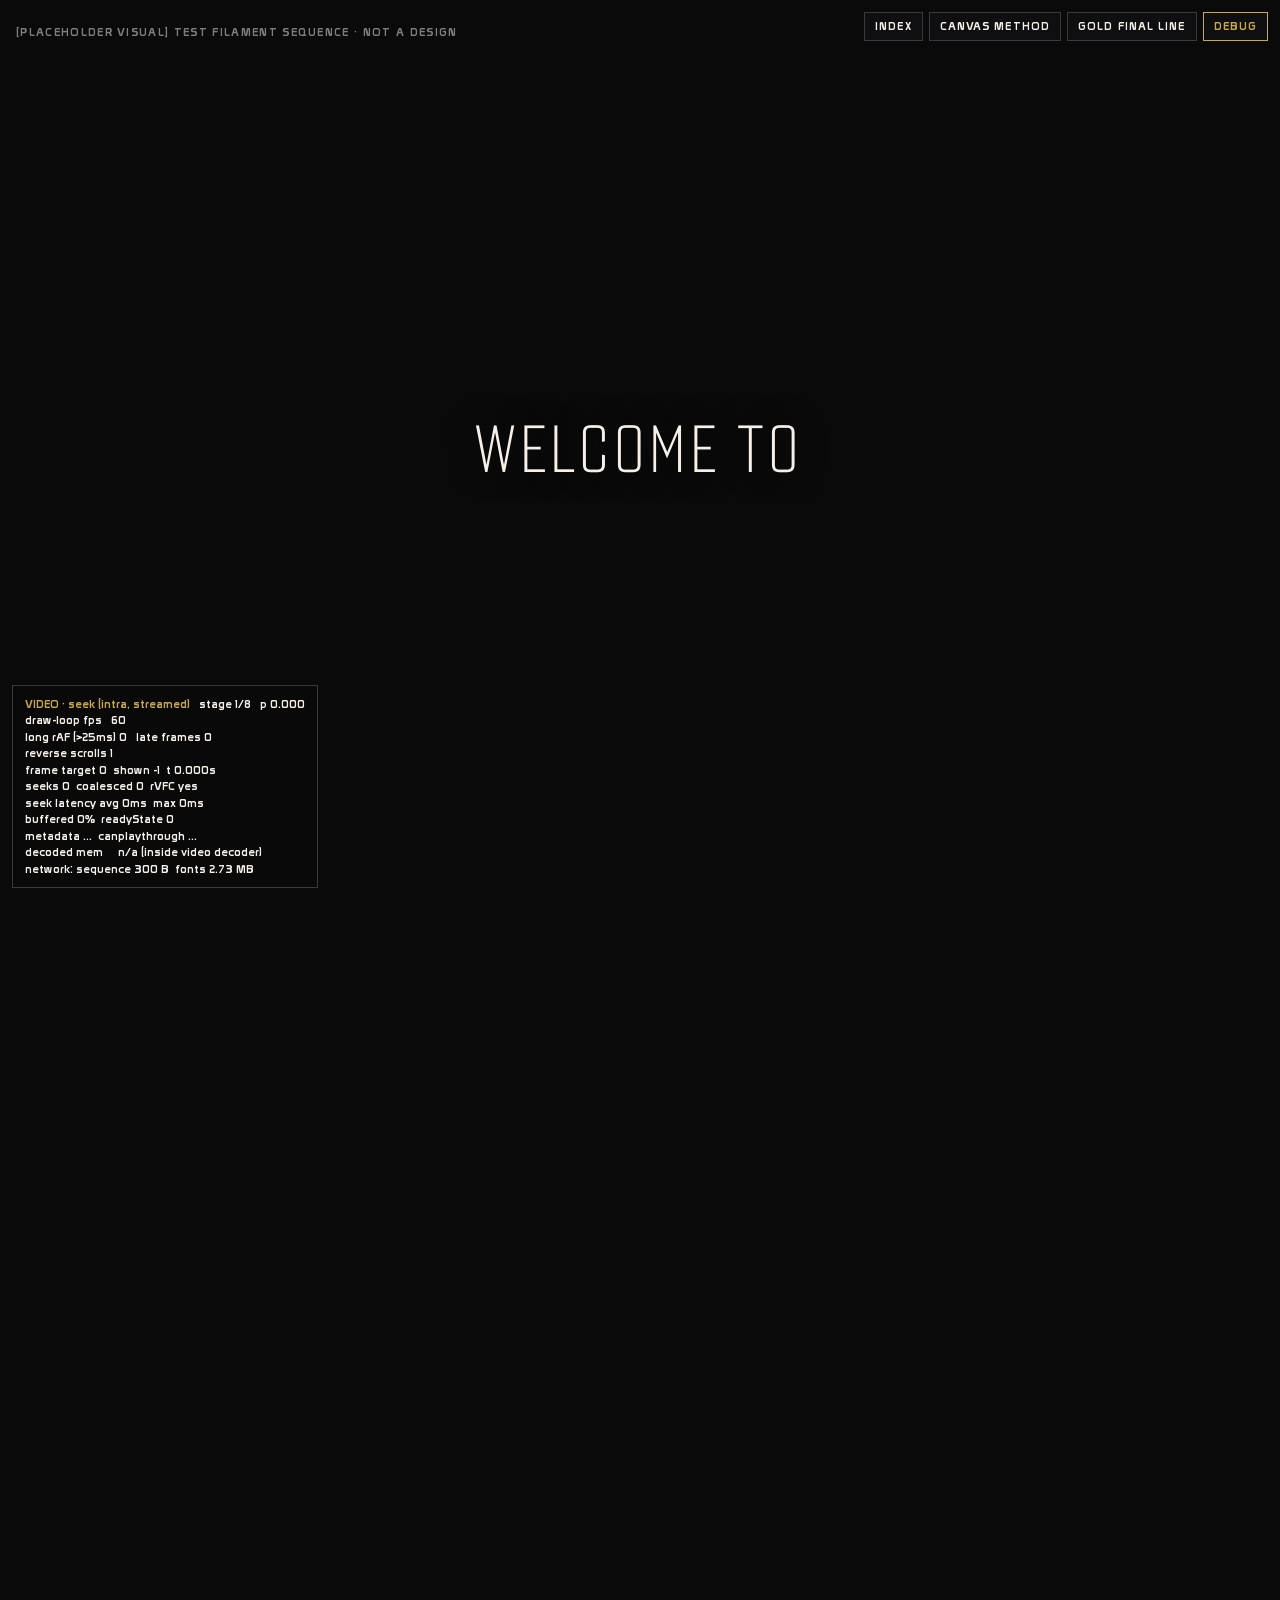
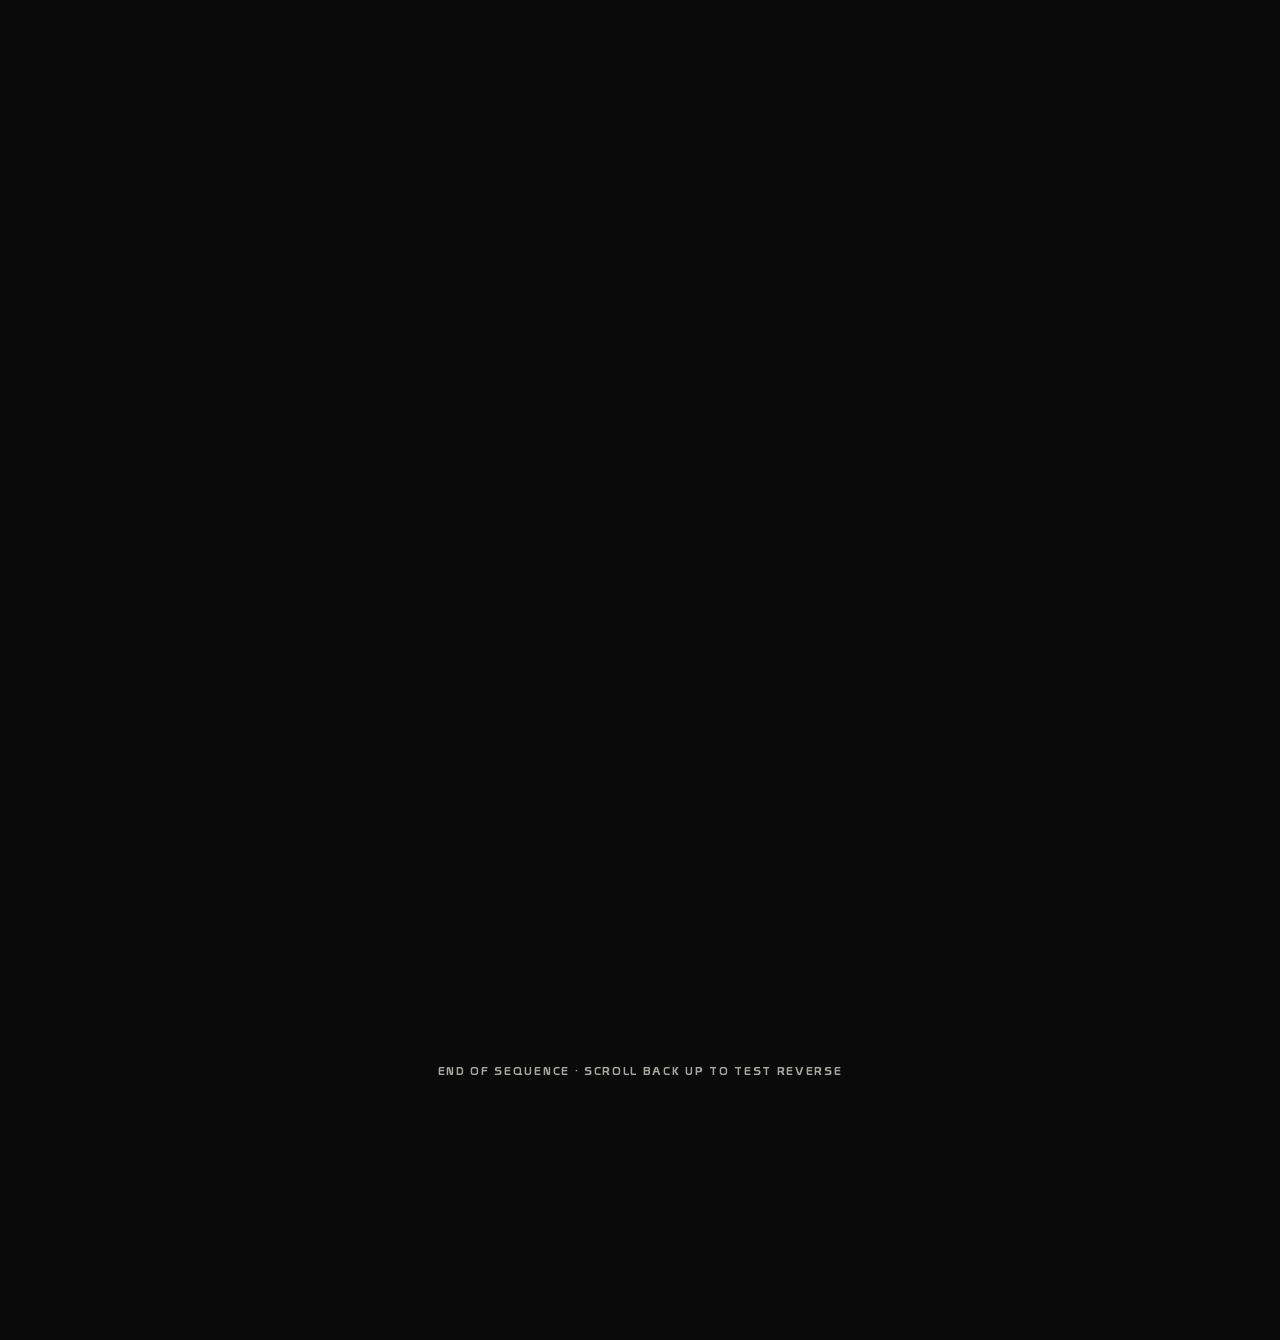
<file: prototypes/scroll-scrub-compare/video.html>
<!doctype html>
<html lang="en">
<head>
<meta charset="utf-8">
<meta name="viewport" content="width=device-width, initial-scale=1, viewport-fit=cover">
<meta name="robots" content="noindex, nofollow">
<title>Video seeking · KINGNOTHIN scroll-scrub prototype (isolated)</title>
<link rel="icon" href="data:,">
<link rel="stylesheet" href="proto.css">
</head>
<body data-method="video">
<nav class="controls" aria-label="Prototype controls">
  <a href="index.html">Index</a>
  <a href="canvas.html">Canvas method</a>
  <button type="button" data-act="gold" aria-pressed="false">Gold final line</button>
  <button type="button" data-act="debug" aria-pressed="true">Debug</button>
</nav>
<main>
  <section class="track" aria-label="Opening sequence">
    <div class="stage">
      <video aria-hidden="true" muted playsinline preload="auto" disablepictureinpicture disableremoteplayback></video>
      <p class="placeholder-tag" aria-hidden="true">[PLACEHOLDER VISUAL] test filament sequence · not a design</p>
      <p class="sr-only">Welcome to KINGNOTHIN and the Crownless Kingdom. Never before in human history have we allowed a system so much influence.</p>
      <div class="beats" aria-hidden="true">
        <div class="intro beat-wrap"><p class="beat" data-beat="welcome">WELCOME TO</p></div>
        <div class="intro beat-wrap"><p class="beat beat--name" data-beat="name">KINGNOTHIN</p></div>
        <div class="intro beat-pair">
          <p class="beat beat--small" data-beat="andthe">and the</p>
          <p class="beat" data-beat="crownless">Crownless Kingdom</p>
        </div>
        <div class="declaration">
          <p class="line">Never before</p>
          <p class="line">In human history</p>
          <p class="line">Have we allowed</p>
          <p class="line">A system</p>
          <p class="line line--final">So much influence</p>
        </div>
      </div>
    </div>
  </section>
  <div class="after">End of sequence · scroll back up to test reverse</div>
</main>
<div class="debug" aria-live="off"></div>
<script src="story.js"></script>
<script src="video.js"></script>
</body>
</html>
</file>
<file: styles.css>
@font-face {
  font-family: "GC-Epic-Pro-Demo";
  src: url("assets/fonts/gc-epic-pro-demo/GCEpicProDemo-Regular.ttf") format("truetype");
  font-weight: 400;
  font-style: normal;
  font-display: swap;
}

@font-face {
  font-family: "GC-Epic-Pro-Demo";
  src: url("assets/fonts/gc-epic-pro-demo/GCEpicProDemo-Bold.ttf") format("truetype");
  font-weight: 700;
  font-style: normal;
  font-display: swap;
}

@font-face {
  font-family: "Prototype";
  src: url("assets/fonts/prototype/Prototype.ttf") format("truetype");
  font-weight: 400 700;
  font-style: normal;
  font-display: swap;
}

@font-face {
  font-family: "Dosis";
  src: url("assets/fonts/dosis/Dosis v1.7/Dosis-Book.ttf") format("truetype");
  font-weight: 400;
  font-style: normal;
  font-display: swap;
}

@font-face {
  font-family: "Dosis";
  src: url("assets/fonts/dosis/Dosis v1.7/Dosis-SemiBold.ttf") format("truetype");
  font-weight: 600;
  font-style: normal;
  font-display: swap;
}

@font-face {
  font-family: "Exo";
  src: url("assets/fonts/exo/Exo-Regular.otf") format("opentype");
  font-weight: 400;
  font-style: normal;
  font-display: swap;
}

@font-face {
  font-family: "Exo";
  src: url("assets/fonts/exo/Exo-Bold.otf") format("opentype");
  font-weight: 700;
  font-style: normal;
  font-display: swap;
}

@font-face {
  font-family: "Exo";
  src: url("assets/fonts/exo/Exo-ExtraLight.otf") format("opentype");
  font-weight: 200;
  font-style: normal;
  font-display: swap;
}

:root {
  --obsidian: #0a0a0b;
  --obsidian-light: #121214;
  --supernova: #c9a84c;
  --supernova-soft: #d4b96a;
  --crimson: #8b1a2b;
  --jade: #2a6b5e;
  --silver: #a8a8a0;
  --ivory: #f5f0e8;
  --spot-x: 50%;
  --spot-y: 50%;
  --spot-radius: 0px;
  --spot-feather: 90px;
  --time-focus: 260ms;
  --time-panel: 440ms;
  --time-reveal: 680ms;
  --ease-signal: cubic-bezier(0.22, 0.61, 0.36, 1);
  --font-display-primary: "GC-Epic-Pro-Demo", "Prototype", sans-serif;
  --font-display-secondary: "Prototype", "Exo", sans-serif;
  --font-body: "Dosis", "Exo", sans-serif;
  --font-support: "Exo", "Dosis", sans-serif;
  color-scheme: dark;
}

* {
  box-sizing: border-box;
}

html {
  min-height: 100%;
  background: var(--obsidian);
  scroll-behavior: smooth;
}

body {
  min-width: 320px;
  min-height: 100%;
  margin: 0;
  background: var(--obsidian);
  color: var(--ivory);
  font-family: var(--font-body);
  line-height: 1.5;
}

a {
  color: inherit;
}

a:focus-visible {
  outline: 2px solid var(--supernova);
  outline-offset: 4px;
}

.sr-only {
  position: absolute;
  width: 1px;
  height: 1px;
  padding: 0;
  margin: -1px;
  overflow: hidden;
  clip: rect(0, 0, 0, 0);
  white-space: nowrap;
  border: 0;
}

.landing {
  overflow: clip;
  background: var(--obsidian);
}

.hero {
  position: relative;
  display: grid;
  grid-template-rows: auto 1fr;
  min-height: 100svh;
  isolation: isolate;
  overflow: hidden;
  background:
    radial-gradient(circle at 50% 100%, rgba(201, 168, 76, 0.08), transparent 30rem),
    var(--obsidian);
  cursor: crosshair;
}

.hero__image,
.hero__veil,
.hero__grain {
  position: absolute;
  inset: 0;
}

.hero__image {
  z-index: -3;
  background-image: url("assets/kingnothin-hero.png");
  background-position: center;
  background-repeat: no-repeat;
  background-size: contain;
  filter: saturate(0.88) contrast(1.08) brightness(0.98);
}

.hero__veil {
  z-index: -2;
  background:
    radial-gradient(
      circle at var(--spot-x) var(--spot-y),
      rgba(10, 10, 11, 0) 0,
      rgba(10, 10, 11, 0) var(--spot-radius),
      rgba(10, 10, 11, 0.44) calc(var(--spot-radius) + 24px),
      rgba(10, 10, 11, 0.9) calc(var(--spot-radius) + var(--spot-feather)),
      var(--obsidian) calc(var(--spot-radius) + var(--spot-feather) + 130px)
    );
  transition: background 260ms ease;
}

.hero__veil::after {
  position: absolute;
  width: calc(var(--spot-radius) * 2);
  height: calc(var(--spot-radius) * 2);
  left: var(--spot-x);
  top: var(--spot-y);
  content: "";
  border: 1px solid rgba(201, 168, 76, 0.26);
  border-radius: 50%;
  box-shadow:
    0 0 70px rgba(201, 168, 76, 0.16),
    inset 0 0 70px rgba(212, 185, 106, 0.08);
  opacity: 0;
  pointer-events: none;
  transform: translate(-50%, -50%);
  transition: opacity 260ms ease;
}

.hero.is-lit .hero__veil::after {
  opacity: 1;
}

.hero__grain {
  z-index: -1;
  opacity: 0.34;
  background-image:
    linear-gradient(rgba(245, 240, 232, 0.035) 1px, transparent 1px),
    linear-gradient(90deg, rgba(245, 240, 232, 0.028) 1px, transparent 1px);
  background-size: 72px 72px;
  mask-image: linear-gradient(to bottom, transparent, black 18%, black 82%, transparent);
}

.site-header {
  position: relative;
  z-index: 2;
  grid-row: 1;
  display: flex;
  align-items: center;
  justify-content: space-between;
  gap: 24px;
  width: min(100% - 40px, 1500px);
  margin: 0 auto;
  padding: 26px 0;
}

.site-header__mark,
.site-header__line,
.entry__kicker {
  margin: 0;
  font-size: 12px;
  font-weight: 700;
  letter-spacing: 0.14em;
  font-family: var(--font-display-secondary);
  text-transform: uppercase;
}

.site-header__mark {
  text-decoration: none;
}

.site-header__line,
.entry__kicker {
  color: var(--supernova-soft);
}

h1,
h2,
p {
  margin-top: 0;
}

.signal-stage {
  display: grid;
  min-height: 100svh;
  place-items: center;
  padding: clamp(32px, 8vw, 96px) 20px;
  border-top: 1px solid rgba(10, 10, 11, 0.92);
  background:
    radial-gradient(circle at 50% 50%, rgba(42, 107, 94, 0.05), transparent min(62vw, 720px)),
    linear-gradient(180deg, #080809 0%, var(--obsidian) 34%, var(--obsidian) 100%);
}

.signal-plate {
  --signal-tagline-size: clamp(28px, 5.8vw, 76px);
  --signal-tagline-scale: 1;
  position: relative;
  display: grid;
  align-content: center;
  justify-items: center;
  width: min(100%, 980px);
  min-height: clamp(260px, 42vw, 420px);
  padding: clamp(24px, 5vw, 56px);
  overflow: hidden;
  text-align: center;
}

.signal-plate__status {
  position: relative;
  margin-bottom: clamp(36px, 7vw, 70px);
  color: rgba(168, 168, 160, 0.74);
  font-family: var(--font-display-secondary);
  font-size: clamp(12px, 1.5vw, 14px);
  letter-spacing: 0.08em;
  text-align: center;
  text-transform: uppercase;
}

.signal-plate__tagline {
  position: relative;
  display: block;
  width: 100%;
  min-width: 0;
  max-width: 100%;
  justify-self: stretch;
  margin: 0;
  color: var(--ivory);
  font-family: var(--font-display-primary);
  font-size: calc(var(--signal-tagline-size) * var(--signal-tagline-scale));
  font-weight: 700;
  letter-spacing: clamp(0.02em, 0.55vw, 0.08em);
  line-height: 1.04;
  text-align: center;
  text-transform: uppercase;
  white-space: nowrap;
}

.signal-plate__throne {
  color: var(--ivory);
}

.signal-plate.is-armed .signal-plate__tagline {
  color: rgba(245, 240, 232, 0.18);
  font-family: var(--font-display-secondary);
  font-size: clamp(18px, 3vw, 34px);
  font-weight: 600;
  letter-spacing: 0.05em;
  line-height: 1.45;
  overflow-wrap: anywhere;
  text-shadow: 0 0 22px rgba(42, 107, 94, 0.16);
  white-space: normal;
}

.signal-plate.is-unlocked .signal-plate__status {
  color: var(--supernova-soft);
}

.signal-plate.is-unlocked .signal-plate__tagline {
  color: var(--ivory);
  font-family: var(--font-display-primary);
  font-size: calc(var(--signal-tagline-size) * var(--signal-tagline-scale));
  font-weight: 700;
  letter-spacing: clamp(0.02em, 0.55vw, 0.08em);
  line-height: 1.04;
  text-shadow: 0 0 36px rgba(245, 240, 232, 0.08);
  white-space: nowrap;
}

.signal-plate.is-unlocked .signal-plate__throne {
  animation: throne-pulse 520ms var(--ease-signal) 1;
}

.extraction-section {
  position: relative;
  isolation: isolate;
  overflow: clip;
  border-top: 1px solid rgba(168, 168, 160, 0.1);
  background:
    radial-gradient(circle at 50% 0%, rgba(139, 26, 43, 0.055), transparent min(56vw, 760px)),
    linear-gradient(180deg, var(--obsidian) 0%, #080809 30%, var(--obsidian-light) 100%);
}

.extraction-section::before {
  position: absolute;
  inset: 0;
  z-index: -1;
  content: "";
  background-image:
    linear-gradient(rgba(245, 240, 232, 0.02) 1px, transparent 1px),
    linear-gradient(90deg, rgba(245, 240, 232, 0.014) 1px, transparent 1px);
  background-size: 96px 96px;
  mask-image: linear-gradient(to bottom, transparent, black 11%, black 92%, transparent);
  opacity: 0.46;
}

.extraction-section__inner {
  width: min(100% - 40px, 1420px);
  margin: 0 auto;
  padding: clamp(86px, 12vw, 160px) 0 clamp(110px, 15vw, 190px);
  text-align: center;
}

.extraction-transition {
  width: min(220px, 44vw);
  height: 1px;
  margin: 0 auto clamp(72px, 10vw, 126px);
  background: linear-gradient(90deg, transparent, rgba(139, 26, 43, 0.72), transparent);
  box-shadow: 0 0 32px rgba(139, 26, 43, 0.09);
}

.extraction-intro {
  max-width: 1420px;
  margin: 0 auto;
}

.extraction-title {
  margin: 0 auto;
  color: var(--ivory);
  font-family: var(--font-display-primary);
  font-size: clamp(48px, 5.5vw, 82px);
  font-weight: 700;
  letter-spacing: 0.015em;
  line-height: 0.96;
  text-align: center;
  text-transform: uppercase;
  text-wrap: balance;
  white-space: nowrap;
}

.extraction-triad {
  display: flex;
  flex-wrap: wrap;
  justify-content: center;
  gap: clamp(10px, 2vw, 28px);
  margin: clamp(30px, 4vw, 46px) auto 0;
  color: rgba(168, 168, 160, 0.84);
  font-family: var(--font-display-secondary);
  font-size: clamp(15px, 2vw, 22px);
  font-weight: 700;
  letter-spacing: 0.13em;
  line-height: 1.35;
  text-transform: uppercase;
}

.extraction-triad span {
  display: inline-block;
}

.extraction-triad span:last-child {
  color: rgba(139, 26, 43, 0.96);
}

.extraction-opening {
  display: grid;
  gap: clamp(20px, 2.6vw, 28px);
  max-width: 850px;
  margin: clamp(64px, 9vw, 106px) auto 0;
  color: rgba(245, 240, 232, 0.8);
  font-family: var(--font-body);
  font-size: clamp(19px, 2vw, 22px);
  line-height: 1.62;
  text-align: center;
}

.extraction-opening p {
  margin-bottom: 0;
}

.extraction-opening p:first-child {
  color: var(--ivory);
  font-family: var(--font-support);
  font-size: clamp(21px, 2.4vw, 27px);
  line-height: 1.4;
}

.extraction-opening__exchange {
  color: rgba(245, 240, 232, 0.92);
  font-family: var(--font-display-secondary);
  font-size: 1.5em;
  font-weight: 600;
  line-height: 1.3;
}

.extraction-opening__value {
  color: var(--crimson);
  font-family: var(--font-display-secondary);
  font-size: 1.75em;
  font-weight: 600;
  line-height: 1.24;
}

.extraction-report-portal {
  position: relative;
  display: grid;
  width: min(100%, 1120px);
  min-height: min(76svh, 820px);
  align-content: center;
  justify-items: center;
  gap: 0;
  margin: clamp(110px, 15vw, 190px) auto 0;
  padding: clamp(72px, 10vw, 132px) clamp(22px, 7vw, 88px);
  border-top: 1px solid rgba(201, 168, 76, .42);
  border-bottom: 1px solid rgba(201, 168, 76, .42);
  background:
    radial-gradient(circle at 50% 38%, rgba(42, 107, 94, .12), transparent 46%),
    linear-gradient(rgba(168, 168, 160, .025) 1px, transparent 1px),
    linear-gradient(90deg, rgba(168, 168, 160, .025) 1px, transparent 1px),
    rgba(8, 8, 9, .72);
  background-size: auto, 72px 72px, 72px 72px, auto;
  text-align: center;
}

.extraction-report-portal::before,
.extraction-report-portal::after {
  position: absolute;
  left: 50%;
  width: 1px;
  height: clamp(34px, 5vw, 62px);
  background: var(--supernova);
  content: "";
}

.extraction-report-portal::before {
  top: 0;
}

.extraction-report-portal::after {
  bottom: 0;
}

.extraction-report-portal__chain {
  display: flex;
  flex-wrap: wrap;
  justify-content: center;
  gap: 10px 14px;
  margin: 0 0 clamp(42px, 6vw, 68px);
  color: var(--silver);
  font-family: var(--font-display-secondary);
  font-size: clamp(11px, 1.25vw, 14px);
  letter-spacing: .11em;
  line-height: 1.5;
}

.extraction-report-portal__chain span:last-child {
  color: var(--supernova-soft);
}

.extraction-report-portal__chain i {
  color: var(--jade);
  font-style: normal;
}

.extraction-report-portal h3 {
  max-width: 940px;
  margin: 0;
  color: var(--ivory);
  font-family: var(--font-display-primary);
  font-size: clamp(34px, 5vw, 66px);
  font-weight: 400;
  letter-spacing: -.01em;
  line-height: 1.03;
  text-wrap: balance;
}

.extraction-report-portal__meta {
  margin: clamp(34px, 5vw, 52px) 0 0;
  color: var(--silver);
  font-family: var(--font-support);
  font-size: clamp(11px, 1.2vw, 13px);
  letter-spacing: .1em;
  text-transform: uppercase;
}

.extraction-report-portal__link {
  display: inline-flex;
  align-items: center;
  gap: 18px;
  margin-top: 34px;
  padding: 14px 0;
  border-bottom: 1px solid var(--supernova);
  color: var(--ivory);
  font-family: var(--font-display-secondary);
  font-size: 14px;
  letter-spacing: .12em;
  text-decoration: none;
  transition: color var(--time-focus) var(--ease-signal), gap var(--time-focus) var(--ease-signal);
}

.extraction-report-portal__link i {
  color: var(--supernova);
  font-style: normal;
}

.extraction-report-portal__link:hover,
.extraction-report-portal__link:focus-visible {
  gap: 24px;
  color: var(--supernova-soft);
}

@media (max-width: 620px) {
  .extraction-report-portal {
    width: calc(100% - 4px);
    min-height: 78svh;
    padding-right: 18px;
    padding-left: 18px;
  }

  .extraction-report-portal__chain {
    max-width: 280px;
  }

  .extraction-report-portal h3 {
    font-size: clamp(31px, 10vw, 44px);
  }
}

@media (prefers-reduced-motion: reduce) {
  .extraction-report-portal__link {
    transition: none;
  }
}

.extraction-pathway[hidden],
.extraction-ledger[hidden] {
  display: none !important;
}

.extraction-pathway {
  display: none;
  margin-top: clamp(118px, 17vw, 210px);
}

.js-enabled .extraction-pathway {
  display: block;
}

.js-enabled .extraction-static-fallback {
  display: none;
}

.extraction-pathway__intro {
  max-width: 860px;
  margin: 0 auto clamp(64px, 9vw, 104px);
}

.extraction-pathway__code {
  margin-bottom: 20px;
  color: var(--supernova-soft);
  font-family: var(--font-display-secondary);
  font-size: clamp(12px, 1.2vw, 14px);
  font-weight: 700;
  letter-spacing: 0.15em;
  text-transform: uppercase;
}

.extraction-pathway__intro h3 {
  margin: 0;
  color: var(--ivory);
  font-family: var(--font-display-primary);
  font-size: clamp(38px, 5vw, 68px);
  font-weight: 700;
  letter-spacing: 0.025em;
  line-height: 1;
  text-wrap: balance;
  text-transform: uppercase;
}

.extraction-pathway__intro > p:last-child {
  max-width: 700px;
  margin: 28px auto 0;
  color: rgba(245, 240, 232, 0.72);
  font-family: var(--font-body);
  font-size: clamp(18px, 1.8vw, 21px);
  line-height: 1.58;
}

.extraction-actions {
  position: relative;
  display: grid;
  grid-template-columns: repeat(3, minmax(0, 1fr));
  grid-template-rows: repeat(3, minmax(190px, auto));
  gap: clamp(20px, 3vw, 42px);
  max-width: 1220px;
  margin: 0 auto;
}

.extraction-actions__axis {
  position: absolute;
  top: 8%;
  bottom: 8%;
  left: 50%;
  z-index: 0;
  width: 1px;
  background: linear-gradient(transparent, rgba(42, 107, 94, 0.36), transparent);
  transform: translateX(-50%);
}

.extraction-action {
  position: relative;
  z-index: 1;
  display: grid;
  align-content: center;
  min-height: 190px;
  padding: clamp(24px, 3vw, 38px);
  border: 1px solid rgba(168, 168, 160, 0.18);
  border-radius: 0;
  outline: 0;
  background: linear-gradient(145deg, rgba(18, 18, 20, 0.76), rgba(10, 10, 11, 0.5));
  color: var(--ivory);
  cursor: pointer;
  text-align: left;
  transition:
    border-color var(--time-focus) var(--ease-signal),
    background-color var(--time-focus) var(--ease-signal),
    transform var(--time-focus) var(--ease-signal);
}

.extraction-action:nth-of-type(1) { grid-area: 1 / 1; }
.extraction-action:nth-of-type(2) { grid-area: 1 / 3; }
.extraction-action:nth-of-type(3) { grid-area: 2 / 2; }
.extraction-action:nth-of-type(4) { grid-area: 3 / 1; }
.extraction-action:nth-of-type(5) { grid-area: 3 / 3; }

.extraction-action::after {
  position: absolute;
  right: 0;
  bottom: -1px;
  left: 0;
  height: 2px;
  content: "";
  background: var(--jade);
  transform: scaleX(0);
  transform-origin: center;
  transition: transform 460ms var(--ease-signal);
}

.extraction-action:hover,
.extraction-action:focus-visible {
  border-color: rgba(42, 107, 94, 0.82);
  background: rgba(18, 18, 20, 0.9);
  transform: translateY(-2px);
}

.extraction-action:focus-visible {
  outline: 2px solid var(--jade);
  outline-offset: 4px;
}

.extraction-action:hover::after,
.extraction-action:focus-visible::after {
  transform: scaleX(1);
}

.extraction-action__number {
  margin-bottom: 22px;
  color: rgba(168, 168, 160, 0.56);
  font-family: var(--font-display-secondary);
  font-size: 12px;
  font-weight: 700;
  letter-spacing: 0.16em;
}

.extraction-action__title {
  font-family: var(--font-support);
  font-size: clamp(19px, 1.7vw, 24px);
  font-weight: 650;
  line-height: 1.25;
}

.extraction-action__teaser {
  max-height: 0;
  margin-top: 0;
  overflow: hidden;
  color: rgba(245, 240, 232, 0.68);
  font-family: var(--font-body);
  font-size: 17px;
  line-height: 1.45;
  opacity: 0;
  transform: translateY(5px);
  transition:
    max-height 400ms var(--ease-signal),
    margin-top 400ms var(--ease-signal),
    opacity 300ms var(--ease-signal),
    transform 400ms var(--ease-signal);
}

.extraction-action:hover .extraction-action__teaser,
.extraction-action:focus-visible .extraction-action__teaser {
  max-height: 4rem;
  margin-top: 14px;
  opacity: 1;
  transform: translateY(0);
}

.extraction-action__prompt {
  margin-top: 18px;
  color: var(--jade);
  font-family: var(--font-display-secondary);
  font-size: 12px;
  font-weight: 700;
  letter-spacing: 0.11em;
  text-transform: uppercase;
}

.extraction-journey {
  position: relative;
  min-height: 820px;
  border-block: 1px solid rgba(168, 168, 160, 0.18);
  background:
    radial-gradient(circle at 50% 38%, rgba(42, 107, 94, 0.09), transparent 48%),
    rgba(8, 8, 9, 0.82);
  box-shadow: 0 42px 120px rgba(0, 0, 0, 0.28);
  text-align: center;
}

.extraction-journey__header {
  display: grid;
  grid-template-columns: minmax(150px, 0.4fr) minmax(0, 1.6fr) minmax(150px, 0.4fr);
  align-items: center;
  min-height: 112px;
  padding: 20px clamp(20px, 4vw, 56px);
  border-bottom: 1px solid rgba(168, 168, 160, 0.12);
}

.extraction-journey__return {
  justify-self: start;
  padding: 10px 0;
  border: 0;
  background: transparent;
  color: rgba(245, 240, 232, 0.72);
  font-family: var(--font-support);
  font-size: 15px;
  cursor: pointer;
}

.extraction-journey__return:hover,
.extraction-journey__return:focus-visible {
  color: var(--ivory);
}

.extraction-journey__return:focus-visible,
.extraction-control:focus-visible,
.extraction-choice:focus-visible {
  outline: 2px solid var(--jade);
  outline-offset: 4px;
}

.extraction-progress {
  display: grid;
  grid-column: 2;
  grid-template-columns: repeat(5, minmax(0, 1fr));
  gap: 8px;
  margin: 0;
  padding: 0;
  list-style: none;
}

.extraction-progress li {
  position: relative;
  display: grid;
  gap: 6px;
  color: rgba(168, 168, 160, 0.45);
  font-family: var(--font-display-secondary);
  transition: color var(--time-focus) var(--ease-signal);
}

.extraction-progress li::after {
  position: absolute;
  right: -4px;
  bottom: 3px;
  left: calc(50% + 15px);
  height: 1px;
  content: "";
  background: rgba(168, 168, 160, 0.14);
}

.extraction-progress li:last-child::after { display: none; }
.extraction-progress span { font-size: 17px; }
.extraction-progress small { font-size: 9px; letter-spacing: 0.09em; }
.extraction-progress li.is-complete { color: rgba(168, 168, 160, 0.88); }
.extraction-progress li[aria-current="step"] { color: var(--jade); }

.extraction-route {
  max-width: 980px;
  height: 90px;
  margin: 26px auto 0;
  padding-inline: 36px;
}

.extraction-route svg {
  width: 100%;
  height: 100%;
  overflow: visible;
}

.extraction-route__base,
.extraction-route__chosen {
  fill: none;
  vector-effect: non-scaling-stroke;
}

.extraction-route__base { stroke: rgba(168, 168, 160, 0.18); stroke-width: 1; }
.extraction-route__chosen {
  stroke: var(--jade);
  stroke-dasharray: 920;
  stroke-dashoffset: calc(920 - (920 * var(--journey-progress, 0)));
  stroke-width: 2;
  transition: stroke-dashoffset 640ms var(--ease-signal);
}

.extraction-route__node {
  fill: var(--obsidian-light);
  stroke: rgba(168, 168, 160, 0.4);
  stroke-width: 1.4;
  vector-effect: non-scaling-stroke;
}

.extraction-route__node.is-complete { fill: var(--jade); stroke: var(--jade); }
.extraction-route__node.is-current { fill: var(--ivory); stroke: var(--jade); stroke-width: 2.4; }
.extraction-route__node.is-yield { fill: var(--supernova); stroke: var(--supernova-soft); }

.extraction-stage {
  max-width: 1040px;
  min-height: 480px;
  margin: 0 auto;
  padding: clamp(38px, 6vw, 74px) clamp(20px, 5vw, 70px) 42px;
}

.extraction-stage__index,
.extraction-stage__support {
  font-family: var(--font-display-secondary);
  font-weight: 700;
  letter-spacing: 0.14em;
  text-transform: uppercase;
}

.extraction-stage__index {
  margin-bottom: 9px;
  color: var(--jade);
  font-size: 13px;
}

.extraction-stage__support {
  margin-bottom: 24px;
  color: rgba(168, 168, 160, 0.68);
  font-size: 11px;
}

.extraction-stage h4 {
  margin: 0;
  color: var(--ivory);
  font-family: var(--font-display-primary);
  font-size: clamp(34px, 5vw, 66px);
  font-weight: 700;
  line-height: 1.02;
  text-wrap: balance;
  text-transform: uppercase;
}

.extraction-stage h4:focus { outline: 0; }

.extraction-stage__description {
  max-width: 700px;
  margin: 28px auto 0;
  color: rgba(245, 240, 232, 0.74);
  font-family: var(--font-body);
  font-size: clamp(18px, 1.8vw, 21px);
  line-height: 1.56;
}

.extraction-choices {
  display: grid;
  grid-template-columns: repeat(3, minmax(0, 1fr));
  gap: 14px;
  margin-top: 42px;
}

.extraction-choice {
  min-height: 116px;
  padding: 22px;
  border: 1px solid rgba(168, 168, 160, 0.17);
  border-radius: 0;
  background: rgba(18, 18, 20, 0.56);
  color: rgba(245, 240, 232, 0.82);
  cursor: pointer;
  text-align: left;
  transition:
    border-color var(--time-focus) var(--ease-signal),
    color var(--time-focus) var(--ease-signal),
    background-color var(--time-focus) var(--ease-signal);
}

.extraction-choice:hover,
.extraction-choice[aria-pressed="true"] {
  border-color: var(--jade);
  background: rgba(42, 107, 94, 0.12);
  color: var(--ivory);
}

.extraction-choice strong {
  display: block;
  font-family: var(--font-support);
  font-size: 18px;
  line-height: 1.3;
}

.extraction-choice span {
  display: block;
  margin-top: 9px;
  color: rgba(168, 168, 160, 0.76);
  font-family: var(--font-body);
  font-size: 15px;
  line-height: 1.42;
}

.extraction-choice--yield[aria-pressed="true"] {
  border-color: var(--supernova);
  background: rgba(201, 168, 76, 0.08);
}

.extraction-return-record {
  display: grid;
  grid-template-columns: repeat(2, minmax(0, 1fr));
  margin-top: 46px;
  border-block: 1px solid rgba(168, 168, 160, 0.2);
  text-align: left;
}

.extraction-return-record > div { padding: clamp(26px, 4vw, 44px); }
.extraction-return-record > div + div { border-left: 1px solid rgba(139, 26, 43, 0.46); }
.extraction-return-record small {
  display: block;
  margin-bottom: 15px;
  color: rgba(168, 168, 160, 0.68);
  font-family: var(--font-display-secondary);
  font-size: 11px;
  font-weight: 700;
  letter-spacing: 0.13em;
  text-transform: uppercase;
}
.extraction-return-record strong {
  display: block;
  color: var(--ivory);
  font-family: var(--font-support);
  font-size: clamp(20px, 2.2vw, 28px);
  line-height: 1.35;
}
.extraction-return-record > div:last-child strong { color: var(--supernova-soft); }

.extraction-journey__controls,
.extraction-pullback__controls {
  display: flex;
  justify-content: center;
  gap: 14px;
  padding: 0 20px 52px;
}

.extraction-control {
  min-width: 180px;
  min-height: 50px;
  padding: 13px 22px;
  border: 1px solid var(--jade);
  border-radius: 0;
  background: var(--jade);
  color: var(--ivory);
  font-family: var(--font-display-secondary);
  font-size: 13px;
  font-weight: 700;
  letter-spacing: 0.1em;
  text-transform: uppercase;
  cursor: pointer;
}

.extraction-control--quiet { background: transparent; color: rgba(245, 240, 232, 0.76); }
.extraction-control:disabled { cursor: not-allowed; opacity: 0.34; }

.extraction-pullback {
  padding: clamp(70px, 10vw, 126px) clamp(18px, 4vw, 56px);
  border-top: 1px solid rgba(168, 168, 160, 0.16);
}

.extraction-pullback > header > p:first-child {
  color: var(--jade);
  font-family: var(--font-display-secondary);
  font-size: 12px;
  font-weight: 700;
  letter-spacing: 0.15em;
}

.extraction-pullback h4 {
  max-width: 900px;
  margin: 20px auto;
  color: var(--ivory);
  font-family: var(--font-display-primary);
  font-size: clamp(34px, 5vw, 64px);
  line-height: 1.04;
  text-transform: uppercase;
}

.extraction-pullback h4:focus {
  outline: 0;
}

.extraction-pullback > header > p:last-child {
  color: var(--supernova-soft);
  font-family: var(--font-support);
  font-size: clamp(20px, 2.2vw, 27px);
}

.extraction-map {
  max-width: 1200px;
  margin: clamp(54px, 8vw, 90px) auto 0;
}

.extraction-map svg { width: 100%; height: auto; overflow: visible; }
.extraction-map__ghost { fill: none; stroke: rgba(168, 168, 160, 0.2); stroke-width: 1.2; }
.extraction-map__selected { fill: none; stroke: url(#selected-route-gradient); stroke-width: 3; }
.extraction-map__node { fill: var(--obsidian-light); stroke: rgba(168, 168, 160, 0.46); stroke-width: 1.4; }
.extraction-map__node--selected { fill: var(--jade); stroke: var(--ivory); stroke-width: 2; }
.extraction-map__node--yield { fill: var(--supernova); stroke: var(--supernova-soft); }
.extraction-map text { fill: rgba(245, 240, 232, 0.68); font-family: var(--font-support); font-size: 15px; }
.extraction-map .is-selected-label { fill: var(--ivory); font-weight: 700; }

.extraction-pullback__summary {
  display: grid;
  grid-template-columns: repeat(5, minmax(0, 1fr));
  gap: 1px;
  max-width: 1200px;
  margin: 50px auto;
  background: rgba(168, 168, 160, 0.16);
}

.extraction-pullback__summary div {
  min-width: 0;
  padding: 22px 16px;
  background: var(--obsidian);
  text-align: left;
}

.extraction-pullback__summary small {
  display: block;
  margin-bottom: 9px;
  color: rgba(168, 168, 160, 0.62);
  font-family: var(--font-display-secondary);
  font-size: 9px;
  letter-spacing: 0.11em;
}

.extraction-pullback__summary strong {
  color: rgba(245, 240, 232, 0.86);
  font-family: var(--font-support);
  font-size: 15px;
  line-height: 1.35;
}

.extraction-pullback__controls { padding-bottom: 0; }

.extraction-pathway.is-journey-open .extraction-actions,
.extraction-pathway.is-journey-open .extraction-pathway__intro {
  display: none;
}

.extraction-journey.is-pullback .extraction-route,
.extraction-journey.is-pullback .extraction-stage,
.extraction-journey.is-pullback .extraction-journey__controls {
  display: none;
}

.extraction-ledger {
  margin-top: clamp(118px, 17vw, 210px);
}

.extraction-ledger__intro {
  max-width: 820px;
  margin: 0 auto clamp(56px, 8vw, 88px);
}

.extraction-ledger__code {
  margin-bottom: 20px;
  color: var(--supernova-soft);
  font-family: var(--font-display-secondary);
  font-size: clamp(12px, 1.2vw, 14px);
  font-weight: 700;
  letter-spacing: 0.15em;
  text-transform: uppercase;
}

.extraction-ledger__intro h3 {
  margin: 0;
  color: var(--ivory);
  font-family: var(--font-display-primary);
  font-size: clamp(38px, 5vw, 68px);
  font-weight: 700;
  letter-spacing: 0.035em;
  line-height: 1;
  text-transform: uppercase;
}

.extraction-ledger__intro > p:last-child {
  max-width: 700px;
  margin: 26px auto 0;
  color: rgba(245, 240, 232, 0.72);
  font-family: var(--font-body);
  font-size: clamp(18px, 1.8vw, 21px);
  line-height: 1.55;
}

.extraction-ledger__matrix {
  counter-reset: extraction-record;
  border-top: 1px solid rgba(168, 168, 160, 0.26);
  border-bottom: 1px solid rgba(168, 168, 160, 0.22);
  background: rgba(10, 10, 11, 0.6);
  box-shadow:
    0 36px 90px rgba(0, 0, 0, 0.22),
    inset 0 1px 0 rgba(245, 240, 232, 0.024);
}

.extraction-ledger__head,
.extraction-ledger__row {
  display: grid;
  grid-template-columns:
    minmax(0, 1.1fr)
    minmax(0, 1.45fr)
    minmax(0, 1.55fr)
    minmax(0, 1.35fr)
    minmax(0, 1.55fr);
}

.extraction-ledger__head {
  background: rgba(18, 18, 20, 0.92);
}

.extraction-ledger__head > div {
  display: flex;
  align-items: flex-end;
  min-height: 92px;
  padding: 24px clamp(14px, 1.5vw, 22px);
  border-left: 1px solid rgba(168, 168, 160, 0.1);
  color: rgba(245, 240, 232, 0.84);
  font-family: var(--font-display-secondary);
  font-size: clamp(11px, 0.92vw, 13px);
  font-weight: 700;
  letter-spacing: 0.09em;
  line-height: 1.35;
  text-align: left;
  text-transform: uppercase;
}

.extraction-ledger__head > div:first-child {
  border-left: 0;
}

.extraction-ledger__head > div:nth-child(4) {
  color: var(--supernova-soft);
}

.extraction-ledger__head > div:nth-child(5) {
  box-shadow: inset 2px 0 rgba(139, 26, 43, 0.42);
  color: rgba(245, 240, 232, 0.7);
}

.extraction-ledger__row {
  position: relative;
  counter-increment: extraction-record;
  min-height: 184px;
  border-top: 1px solid rgba(168, 168, 160, 0.14);
  outline: 0;
  overflow: hidden;
  background: rgba(10, 10, 11, 0.18);
  transition: background-color var(--time-focus) var(--ease-signal);
}

.extraction-ledger__row:hover,
.extraction-ledger__row:focus-visible {
  background: rgba(18, 18, 20, 0.74);
}

.extraction-ledger__row:focus-visible {
  outline: 2px solid var(--jade);
  outline-offset: -3px;
}

.extraction-ledger__cell {
  position: relative;
  z-index: 1;
  display: flex;
  align-items: center;
  min-width: 0;
  padding: clamp(24px, 2.3vw, 34px) clamp(14px, 1.5vw, 22px);
  border-left: 1px solid rgba(168, 168, 160, 0.09);
  color: rgba(245, 240, 232, 0.76);
  font-family: var(--font-body);
  font-size: clamp(16px, 1.15vw, 18px);
  line-height: 1.48;
  text-align: left;
}

.extraction-ledger__cell:first-of-type {
  border-left: 0;
  color: var(--ivory);
  font-family: var(--font-support);
  font-weight: 600;
}

.extraction-ledger__cell p {
  margin-bottom: 0;
}

.extraction-ledger__cell--their-profit {
  color: rgba(212, 185, 106, 0.88);
}

.extraction-ledger__cell--your-profit {
  box-shadow: inset 2px 0 rgba(139, 26, 43, 0.4);
  color: rgba(168, 168, 160, 0.88);
}

.extraction-ledger__signal {
  position: absolute;
  right: 20%;
  bottom: 0;
  left: 0;
  z-index: 2;
  height: 2px;
  background: linear-gradient(90deg, var(--jade) 0%, var(--jade) 64%, var(--supernova) 100%);
  opacity: 0;
  transform: scaleX(0);
  transform-origin: left center;
  transition:
    opacity 180ms var(--ease-signal),
    transform 480ms var(--ease-signal);
}

.extraction-ledger__row:hover .extraction-ledger__signal,
.extraction-ledger__row:focus-visible .extraction-ledger__signal {
  opacity: 0.82;
  transform: scaleX(1);
}

.extraction-ledger__mobile-label {
  display: none;
}

.extraction-ledger__note {
  max-width: 780px;
  margin: 26px auto 0;
  color: rgba(168, 168, 160, 0.76);
  font-family: var(--font-support);
  font-size: clamp(14px, 1.4vw, 16px);
  line-height: 1.5;
  text-align: center;
}

.js-enabled .extraction-reveal {
  opacity: 0;
  transform: translateY(18px);
  transition:
    opacity 600ms var(--ease-signal),
    transform 600ms var(--ease-signal);
  transition-delay: calc(var(--reveal-index, 0) * 86ms);
}

.js-enabled .extraction-section.is-visible .extraction-reveal {
  opacity: 1;
  transform: translateY(0);
}
























































@keyframes throne-pulse {
  0%,
  100% {
    color: var(--ivory);
    text-shadow: none;
  }

  42% {
    color: var(--crimson);
    text-shadow: 0 0 28px rgba(139, 26, 43, 0.28);
  }
}

.entry {
  min-height: 52svh;
  border-top: 1px solid rgba(168, 168, 160, 0.16);
  background:
    linear-gradient(180deg, var(--obsidian), var(--obsidian-light)),
    var(--obsidian);
}

.entry__inner {
  width: min(100% - 40px, 920px);
  margin: 0 auto;
  padding: clamp(72px, 12vw, 130px) 0;
}

.entry h1 {
  margin-bottom: 18px;
  font-family: var(--font-display-primary);
  font-size: clamp(42px, 8vw, 96px);
  font-weight: 500;
  line-height: 0.96;
}

.entry p:not(.entry__kicker) {
  max-width: 740px;
  margin-bottom: 0;
  color: rgba(245, 240, 232, 0.78);
  font-family: var(--font-body);
  font-size: clamp(18px, 2vw, 21px);
}

.skip-link {
  position: fixed;
  top: 12px;
  left: 50%;
  z-index: 1000;
  padding: 10px 16px;
  border: 1px solid var(--supernova);
  background: var(--obsidian);
  color: var(--ivory);
  font-family: var(--font-support);
  font-size: 15px;
  text-decoration: none;
  transform: translate(-50%, -180%);
  transition: transform var(--time-focus) var(--ease-signal);
}

.skip-link:focus {
  transform: translate(-50%, 0);
}

.site-footer {
  border-top: 1px solid rgba(168, 168, 160, 0.16);
  background: var(--obsidian);
}

.site-footer__inner {
  display: flex;
  width: min(100% - 40px, 1420px);
  min-height: 112px;
  margin: 0 auto;
  align-items: center;
  justify-content: space-between;
  gap: 28px;
}

.site-footer__mark {
  margin: 0;
  color: var(--ivory);
  font-family: var(--font-display-secondary);
  font-size: 14px;
  font-weight: 700;
  letter-spacing: 0.16em;
}

.site-footer__nav {
  display: flex;
  align-items: center;
  gap: clamp(22px, 4vw, 46px);
}

.site-footer__nav a {
  position: relative;
  color: rgba(245, 240, 232, 0.78);
  font-family: var(--font-support);
  font-size: 15px;
  letter-spacing: 0.06em;
  text-decoration: none;
}

.site-footer__nav a::after {
  position: absolute;
  right: 0;
  bottom: -7px;
  left: 0;
  height: 1px;
  content: "";
  background: var(--supernova);
  opacity: 0;
  transform: scaleX(0.4);
  transition:
    opacity var(--time-focus) ease,
    transform var(--time-focus) var(--ease-signal);
}

.site-footer__nav a:hover,
.site-footer__nav a[aria-current="page"] {
  color: var(--ivory);
}

.site-footer__nav a:hover::after,
.site-footer__nav a:focus-visible::after,
.site-footer__nav a[aria-current="page"]::after {
  opacity: 1;
  transform: scaleX(1);
}

.policy-page {
  min-height: 100svh;
  background:
    radial-gradient(circle at 50% 0, rgba(201, 168, 76, 0.075), transparent 34rem),
    var(--obsidian);
}

.policy-header {
  display: flex;
  width: min(100% - 40px, 1420px);
  min-height: 92px;
  margin: 0 auto;
  border-bottom: 1px solid rgba(168, 168, 160, 0.14);
  align-items: center;
  justify-content: space-between;
  gap: 28px;
}

.policy-header__mark {
  color: var(--ivory);
  font-family: var(--font-display-secondary);
  font-size: 14px;
  font-weight: 700;
  letter-spacing: 0.16em;
  text-decoration: none;
}

.policy-header__label {
  margin: 0;
  color: var(--supernova-soft);
  font-family: var(--font-support);
  font-size: 12px;
  letter-spacing: 0.13em;
  text-align: right;
  text-transform: uppercase;
}

.policy-main {
  width: min(100% - 40px, 780px);
  margin: 0 auto;
  padding: clamp(88px, 12vw, 148px) 0 clamp(96px, 14vw, 168px);
}

.policy-document__header {
  margin-bottom: clamp(72px, 10vw, 112px);
  text-align: center;
}

.policy-document__eyebrow,
.policy-document__date {
  font-family: var(--font-support);
  letter-spacing: 0.12em;
  text-transform: uppercase;
}

.policy-document__eyebrow {
  margin: 0 0 22px;
  color: var(--supernova-soft);
  font-size: 13px;
}

.policy-document h1 {
  max-width: 12ch;
  margin: 0 auto;
  color: var(--ivory);
  font-family: var(--font-display-primary);
  font-size: clamp(48px, 8vw, 82px);
  font-weight: 700;
  letter-spacing: 0.015em;
  line-height: 0.98;
  text-wrap: balance;
}

.policy-document__lede {
  max-width: 650px;
  margin: 30px auto 0;
  color: rgba(245, 240, 232, 0.78);
  font-family: var(--font-body);
  font-size: clamp(20px, 2.6vw, 24px);
  line-height: 1.55;
  text-wrap: balance;
}

.policy-document__date {
  margin: 28px 0 0;
  color: rgba(168, 168, 160, 0.78);
  font-size: 12px;
}

.policy-document section {
  padding: clamp(42px, 7vw, 62px) 0;
  border-top: 1px solid rgba(168, 168, 160, 0.14);
}

.policy-document h2 {
  margin: 0 0 22px;
  color: var(--ivory);
  font-family: var(--font-display-secondary);
  font-size: clamp(23px, 4vw, 31px);
  font-weight: 700;
  letter-spacing: 0.04em;
  line-height: 1.15;
}

.policy-document p,
.policy-document li {
  color: rgba(245, 240, 232, 0.8);
  font-family: var(--font-body);
  font-size: clamp(18px, 2.2vw, 20px);
  line-height: 1.7;
}

.policy-document p {
  margin: 0;
}

.policy-document p + p {
  margin-top: 20px;
}

.policy-document ul {
  display: grid;
  gap: 13px;
  margin: 0;
  padding-left: 1.25em;
}

.policy-document li::marker {
  color: var(--supernova);
}

.policy-document strong {
  color: var(--ivory);
  font-weight: 600;
}

@media (hover: none) {
  .hero {
    cursor: default;
  }

  .hero__veil {
    background:
      radial-gradient(
        circle at 50% 47%,
        rgba(10, 10, 11, 0) 0,
        rgba(10, 10, 11, 0) min(33vw, 190px),
        rgba(10, 10, 11, 0.5) min(42vw, 250px),
        var(--obsidian) min(76vw, 470px)
      );
  }
}

@media (max-width: 1120px) {
  .extraction-actions {
    grid-template-columns: repeat(2, minmax(0, 1fr));
    grid-template-rows: auto;
  }

  .extraction-action:nth-of-type(n) {
    grid-area: auto;
  }

  .extraction-action:nth-of-type(5) {
    grid-column: 1 / -1;
    width: calc(50% - 10px);
    justify-self: center;
  }

  .extraction-actions__axis {
    display: none;
  }

  .extraction-journey__header {
    grid-template-columns: 150px minmax(0, 1fr);
  }

  .extraction-progress {
    grid-column: 2;
  }

  .extraction-progress small {
    display: none;
  }

  .extraction-choices {
    grid-template-columns: repeat(2, minmax(0, 1fr));
  }

  .extraction-pullback__summary {
    grid-template-columns: repeat(2, minmax(0, 1fr));
  }

  .extraction-pullback__summary div:last-child {
    grid-column: 1 / -1;
  }

  .extraction-ledger__head {
    display: none;
  }

  .extraction-ledger__matrix {
    border-bottom: 0;
    background: transparent;
    box-shadow: none;
  }

  .extraction-ledger__row {
    display: grid;
    grid-template-columns: 1fr;
    min-height: 0;
    margin-bottom: 36px;
    border: 1px solid rgba(168, 168, 160, 0.16);
    background: rgba(10, 10, 11, 0.56);
  }

  .extraction-ledger__row::before {
    position: relative;
    z-index: 1;
    padding: 16px 20px;
    border-bottom: 1px solid rgba(168, 168, 160, 0.14);
    color: rgba(168, 168, 160, 0.7);
    content: "RECORD 0" counter(extraction-record);
    font-family: var(--font-display-secondary);
    font-size: 12px;
    font-weight: 700;
    letter-spacing: 0.14em;
    text-align: left;
  }

  .extraction-ledger__cell {
    display: block;
    padding: 24px 20px;
    border-top: 1px solid rgba(168, 168, 160, 0.09);
    border-left: 0;
  }

  .extraction-ledger__cell:first-of-type {
    border-top: 0;
  }

  .extraction-ledger__cell--your-profit {
    box-shadow: inset 0 2px rgba(139, 26, 43, 0.4);
  }

  .extraction-ledger__mobile-label {
    display: block;
    margin-bottom: 10px;
    color: rgba(168, 168, 160, 0.78);
    font-family: var(--font-display-secondary);
    font-size: 11px;
    font-weight: 700;
    letter-spacing: 0.12em;
    line-height: 1.35;
    text-transform: uppercase;
  }

  .extraction-ledger__cell--their-profit .extraction-ledger__mobile-label {
    color: var(--supernova-soft);
  }

  .extraction-ledger__signal {
    top: 0;
    right: auto;
    bottom: 20%;
    width: 2px;
    height: auto;
    background: linear-gradient(180deg, var(--jade) 0%, var(--jade) 64%, var(--supernova) 100%);
    transform: scaleY(0);
    transform-origin: center top;
  }

  .extraction-ledger__row:hover .extraction-ledger__signal,
  .extraction-ledger__row:focus-visible .extraction-ledger__signal {
    transform: scaleY(1);
  }
}

@media (max-width: 760px) {
  .extraction-pathway {
    margin-top: 96px;
  }

  .extraction-pathway__intro {
    margin-bottom: 50px;
  }

  .extraction-pathway__intro h3 {
    font-size: clamp(36px, 11vw, 48px);
  }

  .extraction-actions {
    grid-template-columns: minmax(0, 1fr);
    gap: 14px;
  }

  .extraction-action:nth-of-type(5) {
    grid-column: auto;
    width: auto;
  }

  .extraction-action {
    min-height: 0;
    padding: 24px 22px;
  }

  .extraction-action__number {
    margin-bottom: 13px;
  }

  .extraction-action__teaser {
    max-height: none;
    margin-top: 11px;
    opacity: 1;
    transform: none;
  }

  .extraction-journey {
    min-height: 0;
  }

  .extraction-journey__header {
    grid-template-columns: minmax(0, 1fr);
    gap: 22px;
    padding: 22px 18px;
  }

  .extraction-journey__return {
    justify-self: center;
  }

  .extraction-progress {
    grid-column: 1;
    width: 100%;
  }

  .extraction-route {
    display: none;
  }

  .extraction-stage {
    min-height: 0;
    padding: 54px 18px 34px;
  }

  .extraction-stage h4 {
    font-size: clamp(34px, 11vw, 48px);
  }

  .extraction-choices {
    grid-template-columns: minmax(0, 1fr);
    margin-top: 34px;
  }

  .extraction-choice {
    min-height: 0;
  }

  .extraction-return-record {
    grid-template-columns: minmax(0, 1fr);
  }

  .extraction-return-record > div + div {
    border-top: 1px solid rgba(139, 26, 43, 0.46);
    border-left: 0;
  }

  .extraction-journey__controls,
  .extraction-pullback__controls {
    flex-direction: column-reverse;
    align-items: stretch;
  }

  .extraction-control {
    width: 100%;
  }

  .extraction-pullback {
    padding-inline: 10px;
  }

  .extraction-map {
    margin-top: 44px;
    overflow: hidden;
  }

  .extraction-map text {
    font-size: 17px;
  }

  .extraction-pullback__summary {
    grid-template-columns: minmax(0, 1fr);
    margin-inline: 8px;
  }

  .extraction-pullback__summary div:last-child {
    grid-column: auto;
  }

  .site-header {
    align-items: flex-start;
    padding-top: 20px;
  }

  .site-header__line {
    max-width: 13rem;
    text-align: right;
  }

  .hero {
    min-height: 100svh;
  }

  .hero__image {
    background-position: center;
  }
  .signal-stage {
    padding-inline: 16px;
  }

  .signal-plate {
    min-height: 360px;
  }

  .signal-plate__status {
    margin-bottom: 38px;
  }

  .extraction-section__inner {
    width: min(100% - 32px, 1420px);
    padding-top: 76px;
  }

  .extraction-title {
    width: 100%;
    max-width: 100%;
    font-size: clamp(40px, 11.2vw, 54px);
    line-height: 1.02;
    white-space: normal;
  }

  .extraction-triad {
    gap: 7px 13px;
    font-size: 13px;
    letter-spacing: 0.09em;
  }

  .extraction-opening {
    font-size: 18px;
    line-height: 1.58;
  }

  .extraction-ledger__intro h3 {
    font-size: clamp(38px, 12vw, 54px);
  }

  .extraction-ledger__row {
    margin-bottom: 28px;
  }

  .extraction-ledger__cell {
    padding: 22px 18px;
    font-size: 17px;
  }

  .extraction-ledger__note {
    font-size: 14px;
  }















}

@media (max-width: 760px) {
  .site-footer__inner,
  .policy-header {
    flex-direction: column;
    justify-content: center;
    text-align: center;
  }

  .site-footer__inner {
    min-height: 138px;
    padding: 28px 0;
  }

  .policy-header {
    min-height: 118px;
    padding: 24px 0;
    gap: 12px;
  }

  .policy-header__label {
    text-align: center;
  }

  .policy-main {
    width: min(100% - 36px, 780px);
  }

  .policy-document__header {
    margin-bottom: 64px;
  }

  .policy-document h1 {
    font-size: clamp(44px, 15vw, 62px);
  }

  .policy-document section {
    padding: 40px 0;
  }
}

@media (prefers-reduced-motion: reduce) {
  *,
  *::before,
  *::after {
    scroll-behavior: auto !important;
    transition-duration: 0.01ms !important;
    animation-duration: 0.01ms !important;
    animation-iteration-count: 1 !important;
  }

  .js-enabled .extraction-reveal,
  .js-enabled .extraction-section.is-visible .extraction-reveal {
    opacity: 1;
    transform: none;
    transition-delay: 0ms;
  }

  .extraction-action,
  .extraction-action::after,
  .extraction-action__teaser,
  .extraction-route__chosen {
    transition: none;
  }





}

.extraction-triad { font-family: 'Science Gothic', sans-serif; }
.extraction-triad span { font-family: 'Science Gothic', sans-serif !important; }
</file>
<file: mission.css>
#mission{color-scheme:dark;--obsidian:#0A0A0B;--gold:#C9A84C;--ivory:#F5F0E8;--jade:#74B6A4;--crimson:#8B1A2B}#mission *{box-sizing:border-box}#mission{background:var(--obsidian)}#mission{margin:0;color:var(--ivory);font-family:Dosis,sans-serif;text-align:center;background:radial-gradient(ellipse at 50% 0%,#C9A84C0b,transparent 24%)}#mission .mission-inner{max-width:1200px;margin:auto;padding:0 40px}#mission section{position:relative;padding:100px 0;max-width:980px;margin:auto}#mission section+section:before{content:'';position:absolute;top:0;left:calc(50% - 34px);height:1px;width:68px;background:var(--gold);opacity:.55}#mission p,#mission h1{margin:0 auto;font-weight:400}#mission p+p{margin-top:30px}#mission .body{font-size:23px;line-height:1.7;max-width:750px;color:#dedbd4}#mission .opening{font-family:'GC-Epic-Pro-Demo',sans-serif;font-size:clamp(34px,4.8vw,62px);line-height:1.3;max-width:970px;color:var(--gold);margin:18px auto 55px}#mission .statement{font-family:Exo,sans-serif;font-size:clamp(25px,3vw,36px);line-height:1.5;max-width:850px;margin-top:48px}#mission .lead{font-family:'Science Gothic',sans-serif;font-size:clamp(26.4px,3.3vw,37.4px);line-height:1.5;margin-bottom:32px;max-width:850px}#mission .purpose{font-family:Prototype,sans-serif;font-size:32px;line-height:1.45}#mission .purpose+.purpose{margin-top:8px}#mission .purpose:first-of-type{margin-top:42px}#mission .gold{color:var(--gold)}#mission .jade{color:var(--jade)}#mission .declaration{font-family:Exo,sans-serif;font-size:clamp(24px,3vw,36px);line-height:1.9;padding:30px 16px;border-top:1px solid #8B1A2B;border-bottom:1px solid #8B1A2B;max-width:850px;color:var(--gold)}#mission .principle{font-family:Exo,sans-serif;font-size:clamp(23px,3vw,34px);line-height:1.6;max-width:860px}#mission .principle+.principle{margin-top:38px}#mission .closing{font-family:Prototype,sans-serif;font-size:clamp(28px,4vw,45px);line-height:1.75;margin:45px auto;color:var(--gold)}#mission .wordmark{font-family:'GC-Epic-Pro-Demo',sans-serif;font-size:clamp(36px,7vw,80px);color:var(--gold);margin-top:85px}#mission .tagline{font-family:Prototype,sans-serif;font-size:clamp(12px,2.3vw,26px);white-space:nowrap;letter-spacing:.04em;margin-top:20px}#mission section:last-child{padding-bottom:100px}@media(max-width:600px){#mission .mission-inner{padding:0 24px}#mission section{padding:64px 0}#mission .body{font-size:21px;line-height:1.65}#mission .opening{margin-top:0;margin-bottom:38px}#mission .statement{margin-top:34px}#mission .purpose{font-size:27px}#mission .wordmark{margin-top:58px}}@media print{#mission section{break-inside:avoid;padding:45px 0}#mission{print-color-adjust:exact;-webkit-print-color-adjust:exact}}#mission .opening span{display:block}#mission .opening-name{font-size:clamp(38px,10.8vw,138px);line-height:1.12;color:#fff;white-space:nowrap}#mission .opening-human{font-size:clamp(13.3px,2.66vw,33.6px);line-height:1.4;margin-top:32px}#mission .opening-algorithm{font-size:clamp(11.2px,2.04vw,25.6px);line-height:1.5;margin-top:16px}@media(max-width:600px){#mission .opening-name{font-size:10.1vw}#mission .opening-human{margin-top:24px}#mission .opening-algorithm{margin-top:12px}}#mission .mission-title{font-family:Prototype,sans-serif;color:var(--gold);font-size:clamp(18px,2.2vw,26px);letter-spacing:.16em;margin-bottom:34px}

#mission{display:block;position:relative;width:100%;padding:0;background-color:#0A0A0B;isolation:isolate}#mission .mission-inner{width:100%}#mission h1{letter-spacing:normal;text-transform:none}#mission p{letter-spacing:normal}#mission .mission-title{letter-spacing:.16em}#mission .tagline{letter-spacing:.04em}

@font-face {
  font-family: 'Science Gothic';
  src: url('assets/fonts/science-gothic/ScienceGothic.ttf') format('truetype');
  font-weight: 100 900;
  font-style: normal;
  font-display: swap;
}
#mission .closing,
#mission .purpose {
  font-family: 'Science Gothic', sans-serif;
  font-weight: 400;
}

#mission .opening-human,
#mission .opening-algorithm {
  font-family: 'Science Gothic', sans-serif;
  font-weight: 400;
}

#mission .lead,
#mission .statement,
#mission .closing {
  text-transform: uppercase;
}
#mission .statement {
  font-family: 'Science Gothic', sans-serif;
  color: #C9A84C;
}

#mission .mission-title {
  text-decoration: underline;
  text-underline-offset: 0.2em;
}


#mission .closing {
  color: #8B1A2B;
}

.mission-bridge {
  box-sizing: border-box;
  width: 100%;
  padding: clamp(48px, 7vw, 96px) 24px;
  background: #0A0A0B;
  color: #F5F0E8;
  text-align: center;
}
.mission-bridge p {
  max-width: 750px;
  margin: 0 auto;
  font-family: 'Dosis', sans-serif;
  font-size: clamp(21px, 2vw, 23px);
  font-weight: 400;
  line-height: 1.7;
  letter-spacing: normal;
  text-transform: none;
}
</file>
<file: prototypes/scroll-scrub-compare/proto.css>
/* KINGNOTHIN scroll-scrub comparison prototype. Isolated: not referenced by production. */
@font-face {
  font-family: "Science Gothic";
  src: url("../../assets/fonts/science-gothic/ScienceGothic.ttf") format("truetype");
  font-weight: 100 900;
  font-stretch: 50% 200%;
  font-display: swap;
}
@font-face {
  font-family: "Prototype";
  src: url("../../assets/fonts/prototype/Prototype.ttf") format("truetype");
  font-weight: 400;
  font-display: swap;
}
@font-face {
  font-family: "Exo";
  src: url("../../assets/fonts/exo/Exo-Regular.otf") format("opentype");
  font-weight: 400;
  font-display: swap;
}

:root {
  --obsidian: #0A0A0B;
  --obsidian-light: #121214;
  --ivory: #F5F0E8;
  --silver: #A8A8A0;
  --gold: #C9A84C;
  --ease: cubic-bezier(0.22, 0.61, 0.36, 1);
  --fade: 1100ms;
  --track: 800vh;
  --kn-wght: 180;   /* Science Gothic weight (light); tune with ?w= */
  --kn-wdth: 62;    /* Science Gothic width axis (tall/slender); tune with ?wdth= */
}
* { box-sizing: border-box; }
html, body { margin: 0; background: var(--obsidian); color: var(--ivory); }
body { font-family: "Exo", sans-serif; }

.track { position: relative; height: var(--track); }
.stage {
  position: sticky; top: 0; height: 100vh; height: 100svh; width: 100%;
  overflow: hidden; background: var(--obsidian);
}
.stage canvas, .stage video {
  position: absolute; inset: 0; width: 100%; height: 100%;
  object-fit: cover; display: block; background: var(--obsidian);
}

/* Text beats: dead-centre, Science Gothic light and condensed (tall/slender). */
.beats {
  position: absolute; inset: 0; display: grid; place-items: center;
  pointer-events: none; text-align: center; padding: 0 6vw;
}
.beats > * { grid-area: 1 / 1; }
.beat, .line {
  margin: 0; font-family: "Science Gothic", sans-serif; font-weight: var(--kn-wght);
  font-variation-settings: "wdth" var(--kn-wdth);
  color: var(--ivory); opacity: 0;
  transition: opacity var(--fade) var(--ease);
  text-shadow: 0 0 28px rgba(10, 10, 11, .85);
}
.beat.is-on, .line.is-on { opacity: 1; }
.beat { font-size: clamp(30px, 5.2vw, 72px); letter-spacing: .08em; line-height: 1.1; }
.beat--name { font-size: clamp(52px, 12vw, 170px); letter-spacing: .04em; }
.beat--small { font-size: clamp(24px, 3.6vw, 48px); letter-spacing: .12em; }
.beat-pair { display: grid; gap: .5em; justify-items: center; }
.beat-pair .beat { grid-area: auto; }
.declaration { display: grid; gap: .35em; justify-items: center; }
.line { font-size: clamp(30px, 5.4vw, 74px); letter-spacing: .06em; line-height: 1.12; }
.gold-final .line--final { color: var(--gold); }

.sr-only {
  position: absolute; width: 1px; height: 1px; overflow: hidden;
  clip: rect(0 0 0 0); white-space: nowrap;
}

.placeholder-tag {
  position: absolute; left: 16px; top: 14px; z-index: 4;
  font: 11px/1.3 "Prototype", monospace; letter-spacing: .12em; color: var(--silver);
  opacity: .75; text-transform: uppercase;
}
@media (max-width: 600px) { .placeholder-tag { top: 104px; left: 0; right: 0; text-align: center; } }

/* Controls + debug overlay */
.controls {
  position: fixed; right: 12px; top: 12px; z-index: 10; display: flex; gap: 6px; flex-wrap: wrap;
  justify-content: flex-end;
}
.controls a, .controls button {
  font: 11px/1 "Prototype", monospace; letter-spacing: .1em; text-transform: uppercase;
  color: var(--ivory); background: rgba(18, 18, 20, .82); border: 1px solid #3a3a36;
  padding: 8px 10px; cursor: pointer; text-decoration: none;
}
.controls [aria-pressed="true"] { border-color: var(--gold); color: var(--gold); }
.debug {
  position: fixed; left: 12px; bottom: 12px; z-index: 10; min-width: 270px; max-width: calc(100vw - 24px);
  font: 11px/1.5 "Prototype", ui-monospace, monospace; color: var(--ivory);
  background: rgba(10, 10, 11, .86); border: 1px solid #3a3a36; padding: 10px 12px;
  white-space: pre; pointer-events: none;
}
.debug[hidden] { display: none; }
.debug b { color: var(--gold); font-weight: 400; }

.after { min-height: 60vh; display: grid; place-items: center; color: var(--silver);
  font: 12px "Prototype", monospace; letter-spacing: .14em; text-transform: uppercase; }

/* Reduced motion: no scrub, no fades. Show the final readable state. */
@media (prefers-reduced-motion: reduce) {
  :root { --track: 100vh; }
  .beat, .line { transition: none; }
  .intro { display: none; }
  .line { opacity: 1; }
}
</file>
<file: reports/extraction-economy/report.css>
@font-face {
  font-family: "GC-Epic-Pro-Demo";
  src: url("../../assets/fonts/gc-epic-pro-demo/GCEpicProDemo-Regular.ttf") format("truetype");
  font-weight: 400;
  font-display: swap;
}

@font-face {
  font-family: "GC-Epic-Pro-Demo";
  src: url("../../assets/fonts/gc-epic-pro-demo/GCEpicProDemo-SemiBold.ttf") format("truetype");
  font-weight: 600;
  font-display: swap;
}

@font-face {
  font-family: "Prototype";
  src: url("../../assets/fonts/prototype/Prototype.ttf") format("truetype");
  font-display: swap;
}

@font-face {
  font-family: "Dosis";
  src: url("../../assets/fonts/dosis/Dosis%20v1.7/Dosis-Book.ttf") format("truetype");
  font-weight: 400;
  font-display: swap;
}

@font-face {
  font-family: "Dosis";
  src: url("../../assets/fonts/dosis/Dosis%20v1.7/Dosis-SemiBold.ttf") format("truetype");
  font-weight: 600;
  font-display: swap;
}

@font-face {
  font-family: "Exo";
  src: url("../../assets/fonts/exo/Exo-Regular.otf") format("opentype");
  font-weight: 400;
  font-display: swap;
}

@font-face {
  font-family: "Exo";
  src: url("../../assets/fonts/exo/Exo-Bold.otf") format("opentype");
  font-weight: 700;
  font-display: swap;
}

:root {
  --obsidian: #0a0a0b;
  --obsidian-light: #121214;
  --gold: #c9a84c;
  --gold-soft: #d4b96a;
  --crimson: #8b1a2b;
  --jade: #2a6b5e;
  --silver: #a8a8a0;
  --ivory: #f5f0e8;
  --line: rgba(168, 168, 160, .2);
  --measure: 760px;
}

* {
  box-sizing: border-box;
}

html {
  background: var(--obsidian);
  color: var(--ivory);
  scroll-behavior: smooth;
  scroll-padding-top: 72px;
}

body {
  margin: 0;
  overflow-x: hidden;
  background:
    linear-gradient(rgba(168, 168, 160, .018) 1px, transparent 1px),
    linear-gradient(90deg, rgba(168, 168, 160, .018) 1px, transparent 1px),
    var(--obsidian);
  background-size: 72px 72px;
  color: var(--ivory);
  font-family: "Dosis", sans-serif;
  font-size: 19px;
  line-height: 1.72;
}

a,
button,
summary {
  -webkit-tap-highlight-color: transparent;
}

a {
  color: var(--gold-soft);
  text-underline-offset: 4px;
  text-decoration-thickness: 1px;
}

a:hover {
  color: var(--ivory);
}

button {
  color: inherit;
  font: inherit;
}

:focus-visible {
  outline: 2px solid var(--ivory);
  outline-offset: 5px;
}

.skip-link {
  position: fixed;
  z-index: 100;
  top: 12px;
  left: 12px;
  padding: 9px 13px;
  transform: translateY(-180%);
  border: 1px solid var(--gold);
  background: var(--obsidian);
  color: var(--ivory);
  font-family: "Prototype", sans-serif;
  font-size: .7rem;
  letter-spacing: .08em;
  text-transform: uppercase;
}

.skip-link:focus {
  transform: translateY(0);
}

.reading-progress {
  position: fixed;
  z-index: 90;
  top: 0;
  left: 0;
  width: 100%;
  height: 2px;
  background: rgba(168, 168, 160, .1);
}

.reading-progress span {
  display: block;
  width: calc(var(--reading-progress, 0) * 100%);
  height: 100%;
  background: var(--gold);
}

.report-site-header {
  position: absolute;
  z-index: 20;
  top: 0;
  left: 0;
  display: flex;
  width: 100%;
  align-items: center;
  justify-content: space-between;
  gap: 24px;
  padding: 20px clamp(18px, 4vw, 64px);
  border-bottom: 1px solid var(--line);
  color: var(--silver);
  font-family: "Prototype", sans-serif;
  font-size: clamp(.62rem, 1vw, .72rem);
  letter-spacing: .1em;
  text-transform: uppercase;
}

.report-site-header p {
  margin: 0;
}

.report-site-header a {
  color: var(--ivory);
  text-decoration: none;
}

.report-site-header a:hover,
.report-site-header a:focus-visible {
  color: var(--gold-soft);
}

.chapter-rail {
  position: fixed;
  z-index: 60;
  top: 84px;
  right: clamp(14px, 2vw, 30px);
  width: min(280px, calc(100vw - 28px));
  font-family: "Exo", sans-serif;
  font-size: .68rem;
  letter-spacing: .07em;
  text-transform: uppercase;
}

.chapter-rail > button {
  display: block;
  margin-left: auto;
  padding: 8px 12px;
  border: 1px solid var(--line);
  background: rgba(10, 10, 11, .94);
  cursor: pointer;
  letter-spacing: inherit;
  text-transform: inherit;
}

#chapter-links {
  display: none;
  max-height: calc(100vh - 150px);
  margin-top: 8px;
  padding: 12px 18px;
  overflow-y: auto;
  border: 1px solid var(--line);
  background: rgba(10, 10, 11, .97);
}

#chapter-links.is-open {
  display: grid;
  gap: 9px;
}

#chapter-links a {
  color: var(--silver);
  text-decoration: none;
}

#chapter-links a:hover,
#chapter-links a:focus-visible {
  color: var(--gold-soft);
}

.report-hero {
  position: relative;
  display: grid;
  min-height: 100svh;
  place-content: center;
  justify-items: center;
  padding: 130px clamp(22px, 6vw, 100px) 80px;
  text-align: center;
}

.report-hero::before,
.report-hero::after {
  position: absolute;
  top: 50%;
  width: min(16vw, 220px);
  height: 1px;
  background: linear-gradient(90deg, transparent, rgba(201, 168, 76, .5));
  content: "";
}

.report-hero::before {
  left: 0;
}

.report-hero::after {
  right: 0;
  transform: rotate(180deg);
}

.hero-kicker,
.section-kind,
.mechanism-map-label,
.ordinary-label {
  margin: 0 0 24px;
  color: var(--gold);
  font-family: "Prototype", sans-serif;
  font-size: .72rem;
  letter-spacing: .16em;
  text-transform: uppercase;
}

.report-hero h1 {
  max-width: 1120px;
  margin: 0;
  font-family: "GC-Epic-Pro-Demo", sans-serif;
  font-size: clamp(3.3rem, 9vw, 7.6rem);
  font-weight: 400;
  letter-spacing: -.035em;
  line-height: .9;
  text-wrap: balance;
}

.hero-subtitle {
  width: 100%;
  max-width: 760px;
  margin: 34px 0 0;
  color: var(--silver);
  font-family: "Exo", sans-serif;
  font-size: clamp(1rem, 2vw, 1.35rem);
  line-height: 1.45;
  text-wrap: balance;
}

.hero-meta {
  display: flex;
  justify-content: center;
  gap: 14px 34px;
  margin-top: 38px;
  color: var(--silver);
  font-family: "Exo", sans-serif;
  font-size: .72rem;
  letter-spacing: .07em;
  text-transform: uppercase;
}

.hero-meta p {
  margin: 0;
}

.reading-key {
  display: flex;
  flex-wrap: wrap;
  justify-content: center;
  gap: 14px 28px;
  margin-top: 64px;
  color: var(--silver);
  font-family: "Exo", sans-serif;
  font-size: .7rem;
  letter-spacing: .07em;
  text-transform: uppercase;
}

.reading-key span {
  display: flex;
  align-items: center;
  gap: 8px;
}

.reading-key i {
  display: block;
  width: 14px;
  height: 2px;
}

.key-core {
  background: var(--ivory);
}

.key-evidence {
  background: var(--jade);
}

.key-research {
  background: var(--gold);
}

.begin-link {
  margin-top: 42px;
  color: var(--ivory);
  font-family: "Prototype", sans-serif;
  font-size: .72rem;
  letter-spacing: .12em;
  text-decoration: none;
  text-transform: uppercase;
}

.begin-link span {
  display: inline-block;
  margin-left: 10px;
  color: var(--gold);
}

.report-section {
  position: relative;
  padding: clamp(96px, 12vw, 190px) clamp(20px, 5vw, 80px);
  border-top: 1px solid var(--line);
}

.section-header {
  display: grid;
  justify-items: center;
  margin: 0 auto clamp(54px, 7vw, 96px);
  text-align: center;
}

.section-header h2 {
  max-width: 1100px;
  margin: 0;
  font-family: "GC-Epic-Pro-Demo", sans-serif;
  font-size: clamp(2.2rem, 5.5vw, 5rem);
  font-weight: 400;
  letter-spacing: -.02em;
  line-height: 1;
  text-wrap: balance;
}

.section-kind {
  margin-bottom: 19px;
}

.measure {
  width: min(100%, var(--measure));
  margin-inline: auto;
}

.measure > p {
  margin: 0 0 1.45em;
}

.measure > h3 {
  margin: 4.3rem 0 1.5rem;
  color: var(--gold-soft);
  font-family: "Exo", sans-serif;
  font-size: clamp(1.35rem, 2.5vw, 1.75rem);
  line-height: 1.25;
}

.measure > ol,
.measure > ul,
.sources-body ol,
.sources-body ul {
  padding-left: 1.25em;
}

.measure li,
.sources-body li {
  margin-bottom: 1em;
  padding-left: .35em;
}

.opening-section .measure > p:first-child {
  color: var(--ivory);
  font-family: "GC-Epic-Pro-Demo", sans-serif;
  font-size: clamp(1.8rem, 4vw, 3.3rem);
  line-height: 1.18;
  text-align: center;
  text-wrap: balance;
}

.opening-section .measure > p:nth-child(2) {
  margin-bottom: 4rem;
  color: var(--silver);
  font-family: "Exo", sans-serif;
  font-size: 1.05rem;
  text-align: center;
}

.evidence-statement {
  position: relative;
  margin: 2.5rem -38px !important;
  padding: 25px 38px 25px 48px;
  border: 1px solid rgba(42, 107, 94, .42);
  background: linear-gradient(90deg, rgba(42, 107, 94, .12), rgba(42, 107, 94, .025));
  color: #d8d8d1;
  font-family: "Exo", sans-serif;
  font-size: .88rem;
  line-height: 1.68;
}

.evidence-statement::before {
  position: absolute;
  top: 0;
  left: 0;
  padding: 5px 8px;
  background: var(--jade);
  color: var(--ivory);
  content: "EVIDENCE";
  font-family: "Prototype", sans-serif;
  font-size: .55rem;
  letter-spacing: .12em;
}

.citation {
  display: inline-flex;
  min-width: 1.75em;
  min-height: 1.75em;
  align-items: center;
  justify-content: center;
  margin-left: .16em;
  border: 1px solid rgba(201, 168, 76, .4);
  color: var(--gold-soft);
  font-family: "Prototype", sans-serif;
  font-size: .7em;
  text-decoration: none;
  vertical-align: .12em;
}

.research-section::before {
  position: absolute;
  top: 0;
  left: 50%;
  width: min(1180px, calc(100% - 40px));
  height: 100%;
  transform: translateX(-50%);
  border-right: 1px solid rgba(168, 168, 160, .06);
  border-left: 1px solid rgba(168, 168, 160, .06);
  background: rgba(18, 18, 20, .35);
  content: "";
  pointer-events: none;
}

.research-section > * {
  position: relative;
}

.research-section .section-kind {
  color: var(--silver);
}

.ordinary-moment {
  position: relative;
  width: min(980px, calc(100vw - 40px));
  margin: clamp(70px, 9vw, 120px) 50%;
  padding: clamp(36px, 6vw, 72px);
  transform: translateX(-50%);
  border-top: 1px solid var(--gold);
  border-bottom: 1px solid var(--gold);
  background:
    radial-gradient(circle at 50% 0, rgba(201, 168, 76, .11), transparent 48%),
    var(--obsidian-light);
  text-align: center;
}

.ordinary-moment::before {
  position: absolute;
  top: -5px;
  left: 50%;
  width: 9px;
  height: 9px;
  transform: translateX(-50%) rotate(45deg);
  background: var(--gold);
  content: "";
}

.ordinary-moment .ordinary-label {
  margin-bottom: 16px;
}

.ordinary-moment h4 {
  margin: 0 0 34px;
  font-family: "GC-Epic-Pro-Demo", sans-serif;
  font-size: clamp(2rem, 5vw, 4.5rem);
  font-weight: 400;
  line-height: 1;
  text-wrap: balance;
}

.ordinary-moment > p:last-child {
  max-width: 760px;
  margin: 0 auto !important;
  padding: 0;
  border: 0;
  background: none;
  color: var(--silver);
  font-family: "Dosis", sans-serif;
  font-size: 1rem;
  line-height: 1.75;
}

.ordinary-moment > p:last-child::before {
  content: none;
}

.inscription {
  position: relative;
  width: calc(100vw - 28px);
  min-height: min(82svh, 900px);
  margin: clamp(110px, 15vw, 220px) 50%;
  padding: clamp(80px, 12vw, 190px) clamp(24px, 10vw, 150px);
  transform: translateX(-50%);
  border-top: 1px solid rgba(201, 168, 76, .4);
  border-bottom: 1px solid rgba(201, 168, 76, .4);
  background:
    linear-gradient(rgba(201, 168, 76, .04) 1px, transparent 1px),
    linear-gradient(90deg, rgba(201, 168, 76, .04) 1px, transparent 1px),
    #080809;
  background-size: 90px 90px;
  display: grid;
  place-items: center;
}

.inscription::before,
.inscription::after {
  position: absolute;
  left: 50%;
  width: 1px;
  height: 64px;
  background: var(--gold);
  content: "";
}

.inscription::before {
  top: 0;
}

.inscription::after {
  bottom: 0;
}

.inscription p {
  max-width: 1180px;
  margin: 0;
  font-family: "GC-Epic-Pro-Demo", sans-serif;
  font-size: clamp(2.4rem, 6.6vw, 7rem);
  font-weight: 400;
  letter-spacing: -.025em;
  line-height: .98;
  text-align: center;
  text-wrap: balance;
}

.inscription-closing {
  border-color: rgba(42, 107, 94, .55);
  background:
    radial-gradient(circle at 50% 50%, rgba(42, 107, 94, .18), transparent 48%),
    var(--obsidian);
}

.inscription-closing::before,
.inscription-closing::after {
  background: var(--jade);
}

.mechanism-section {
  padding-right: clamp(16px, 4vw, 64px);
  padding-left: clamp(16px, 4vw, 64px);
}

.section-introduction {
  text-align: center;
}

.mechanism-map {
  width: min(1400px, 100%);
  margin: clamp(65px, 9vw, 120px) auto 42px;
}

.mechanism-map-label {
  margin-bottom: 28px;
  text-align: center;
}

.mechanism-map ol {
  position: relative;
  display: grid;
  grid-template-columns: repeat(7, minmax(0, 1fr));
  margin: 0;
  padding: 0;
  list-style: none;
}

.mechanism-map ol::before {
  position: absolute;
  top: 16px;
  right: 6%;
  left: 6%;
  height: 1px;
  background: linear-gradient(90deg, var(--jade), var(--gold), var(--crimson));
  content: "";
}

.mechanism-map li {
  position: relative;
}

.mechanism-map a {
  display: grid;
  min-height: 130px;
  align-content: start;
  justify-items: center;
  gap: 18px;
  padding: 0 8px;
  color: var(--silver);
  font-family: "Prototype", sans-serif;
  font-size: clamp(.52rem, .8vw, .68rem);
  letter-spacing: .08em;
  line-height: 1.3;
  text-align: center;
  text-decoration: none;
}

.mechanism-map a::after {
  position: absolute;
  top: 13px;
  right: -4px;
  color: var(--gold);
  content: "→";
}

.mechanism-map li:last-child a::after {
  content: none;
}

.mechanism-map a span {
  position: relative;
  z-index: 1;
  display: grid;
  width: 33px;
  height: 33px;
  place-items: center;
  border: 1px solid var(--gold);
  border-radius: 50%;
  background: var(--obsidian);
  color: var(--ivory);
  font-size: .62rem;
}

.mechanism-map a:hover,
.mechanism-map a:focus-visible {
  color: var(--ivory);
}

.layer-controls {
  display: flex;
  justify-content: center;
  gap: 12px;
  margin-bottom: 24px;
  color: var(--silver);
  font-family: "Exo", sans-serif;
  font-size: .68rem;
  letter-spacing: .08em;
  text-transform: uppercase;
}

.layer-controls button {
  padding: 3px;
  border: 0;
  background: transparent;
  cursor: pointer;
  letter-spacing: inherit;
  text-transform: inherit;
}

.layer-controls button:hover {
  color: var(--gold-soft);
}

.layers {
  width: min(1120px, 100%);
  margin: 0 auto;
  border-top: 1px solid var(--line);
}

.layer {
  border-bottom: 1px solid var(--line);
}

.layer summary {
  display: grid;
  min-height: 108px;
  grid-template-columns: 64px minmax(120px, .65fr) minmax(200px, 1fr) 30px;
  align-items: center;
  gap: 22px;
  padding: 22px 10px;
  cursor: pointer;
  list-style: none;
}

.layer summary::-webkit-details-marker {
  display: none;
}

.layer summary:hover {
  background: rgba(201, 168, 76, .025);
}

.layer-number {
  color: var(--gold);
  font-family: "Prototype", sans-serif;
  font-size: .68rem;
  letter-spacing: .08em;
}

.layer-action {
  color: var(--ivory);
  font-family: "Prototype", sans-serif;
  font-size: clamp(.76rem, 1.4vw, .95rem);
  letter-spacing: .09em;
}

.layer-title {
  margin: 0;
  color: var(--silver);
  font-family: "Exo", sans-serif;
  font-size: clamp(.85rem, 1.5vw, 1rem);
  font-weight: 400;
}

.layer-toggle {
  position: relative;
  display: block;
  width: 18px;
  height: 18px;
}

.layer-toggle::before,
.layer-toggle::after {
  position: absolute;
  top: 50%;
  left: 50%;
  width: 16px;
  height: 1px;
  transform: translate(-50%, -50%);
  background: var(--gold);
  content: "";
}

.layer-toggle::after {
  transform: translate(-50%, -50%) rotate(90deg);
  transition: transform 250ms ease;
}

.layer[open] .layer-toggle::after {
  transform: translate(-50%, -50%) rotate(0);
}

.layer[open] summary {
  border-bottom: 1px solid rgba(201, 168, 76, .2);
}

.layer-body {
  width: min(100% - 40px, var(--measure));
  margin: 0 auto;
  padding: clamp(42px, 6vw, 75px) 0 clamp(56px, 8vw, 96px);
}

.layer-body > p {
  margin: 0 0 1.45em;
}

.mechanism-conclusion {
  padding-top: clamp(80px, 10vw, 140px);
  text-align: center;
}

.causal-chain {
  margin: 32px auto 54px !important;
  color: var(--gold-soft);
  font-family: "Prototype", sans-serif;
  font-size: clamp(.82rem, 1.7vw, 1.15rem);
  letter-spacing: .08em;
  line-height: 1.7;
  text-transform: uppercase;
}

.final-human-line {
  margin-top: 5rem !important;
  color: var(--ivory);
  font-family: "GC-Epic-Pro-Demo", sans-serif;
  font-size: clamp(2rem, 4vw, 3.5rem);
  line-height: 1.08;
  text-align: center;
}

.sources-section {
  padding-top: clamp(80px, 10vw, 140px);
  padding-bottom: clamp(80px, 10vw, 140px);
}

.sources-section > details {
  width: min(100%, 1040px);
  margin: 0 auto;
  border-top: 1px solid var(--gold);
  border-bottom: 1px solid var(--gold);
}

.sources-section summary {
  display: flex;
  min-height: 150px;
  align-items: center;
  justify-content: space-between;
  gap: 30px;
  padding: 28px 12px;
  cursor: pointer;
  list-style: none;
}

.sources-section summary::-webkit-details-marker {
  display: none;
}

.sources-section summary span:first-child {
  display: grid;
  gap: 4px;
}

.sources-section summary small,
.source-count {
  color: var(--gold);
  font-family: "Prototype", sans-serif;
  font-size: .66rem;
  font-weight: 400;
  letter-spacing: .11em;
  text-transform: uppercase;
}

.sources-section summary h2 {
  margin: 0;
  font-family: "GC-Epic-Pro-Demo", sans-serif;
  font-size: clamp(2.2rem, 4vw, 4rem);
  font-weight: 400;
}

.source-count {
  color: var(--silver);
}

.sources-body {
  padding: 25px 12px 70px;
  color: var(--silver);
  font-family: "Exo", sans-serif;
  font-size: .82rem;
  line-height: 1.65;
}

.sources-body li::marker {
  color: var(--gold);
  font-family: "Prototype", sans-serif;
}

.report-footer {
  display: grid;
  min-height: 46svh;
  place-content: center;
  gap: 22px;
  padding: 80px 24px;
  border-top: 1px solid var(--line);
  background: var(--obsidian-light);
  text-align: center;
}

.report-footer p {
  margin: 0;
}

.report-footer p:first-child {
  max-width: 900px;
  color: var(--ivory);
  font-family: "GC-Epic-Pro-Demo", sans-serif;
  font-size: clamp(1.8rem, 4vw, 3.5rem);
  line-height: 1.1;
  text-wrap: balance;
}

.report-footer p:last-child {
  color: var(--silver);
  font-family: "Prototype", sans-serif;
  font-size: .62rem;
  letter-spacing: .1em;
  text-transform: uppercase;
}

.report-footer nav {
  display: flex;
  flex-wrap: wrap;
  justify-content: center;
  gap: 14px 30px;
}

.report-footer nav a {
  padding: 9px 0;
  border-bottom: 1px solid rgba(201, 168, 76, .48);
  color: var(--ivory);
  font-family: "Prototype", sans-serif;
  font-size: .68rem;
  letter-spacing: .1em;
  text-decoration: none;
}

.report-footer nav a:hover,
.report-footer nav a:focus-visible {
  color: var(--gold-soft);
}

@media (max-width: 820px) {
  body {
    font-size: 18px;
  }

  .report-site-header {
    align-items: flex-start;
    font-size: .55rem;
  }

  .report-site-header p {
    display: none;
  }

  .chapter-rail {
    top: 78px;
  }

  .report-hero::before,
  .report-hero::after {
    top: 40%;
    width: 9vw;
  }

  .hero-meta {
    display: grid;
  }

  .reading-key {
    display: grid;
    justify-items: start;
  }

  .evidence-statement {
    margin-right: 0 !important;
    margin-left: 0 !important;
    padding: 32px 24px 24px;
  }

  .mechanism-map {
    overflow-x: auto;
    scrollbar-color: var(--gold) var(--obsidian-light);
  }

  .mechanism-map ol {
    min-width: 900px;
  }

  .layer summary {
    grid-template-columns: 44px 1fr 24px;
    gap: 14px;
  }

  .layer-title {
    display: none;
  }

  .inscription {
    min-height: 72svh;
  }

  .sources-section summary {
    align-items: flex-start;
    flex-direction: column;
  }
}
@media (max-width: 420px) {
  .report-site-header {
    padding: 15px 14px;
  }

  .chapter-rail {
    top: 64px;
  }

  .report-hero {
    padding-top: 115px;
  }

  .report-hero h1 {
    max-width: 100%;
    font-size: clamp(2.65rem, 12.5vw, 3.35rem);
  }

  .hero-subtitle {
    max-width: 100%;
    font-size: .96rem;
  }

  .report-section {
    padding-right: 18px;
    padding-left: 18px;
  }

  .section-header h2 {
    max-width: 100%;
    font-size: clamp(1.9rem, 10vw, 2.5rem);
  }

  .layer-body {
    width: calc(100% - 24px);
  }

  .ordinary-moment {
    width: calc(100vw - 20px);
    padding-right: 24px;
    padding-left: 24px;
  }

  .inscription {
    padding-right: 22px;
    padding-left: 22px;
  }

  .inscription p {
    max-width: 100%;
    min-width: 0;
    font-size: clamp(1.9rem, 10vw, 2.8rem);
  }
}

@media (prefers-reduced-motion: reduce) {
  html {
    scroll-behavior: auto;
  }

  *,
  *::before,
  *::after {
    scroll-behavior: auto !important;
    transition-duration: .01ms !important;
  }
}

@media print {
  .report-site-header,
  .chapter-rail,
  .reading-progress,
  .begin-link,
  .layer-controls {
    display: none !important;
  }

  body {
    background: #fff;
    color: #111;
  }

  .report-hero {
    min-height: auto;
  }

  .report-section,
  .inscription,
  .ordinary-moment,
  .evidence-statement,
  .report-footer {
    border-color: #777;
    background: #fff;
    color: #111;
  }

  .layer:not([open]) .layer-body,
  .sources-section details:not([open]) .sources-body {
    display: block;
  }
}
</file>
